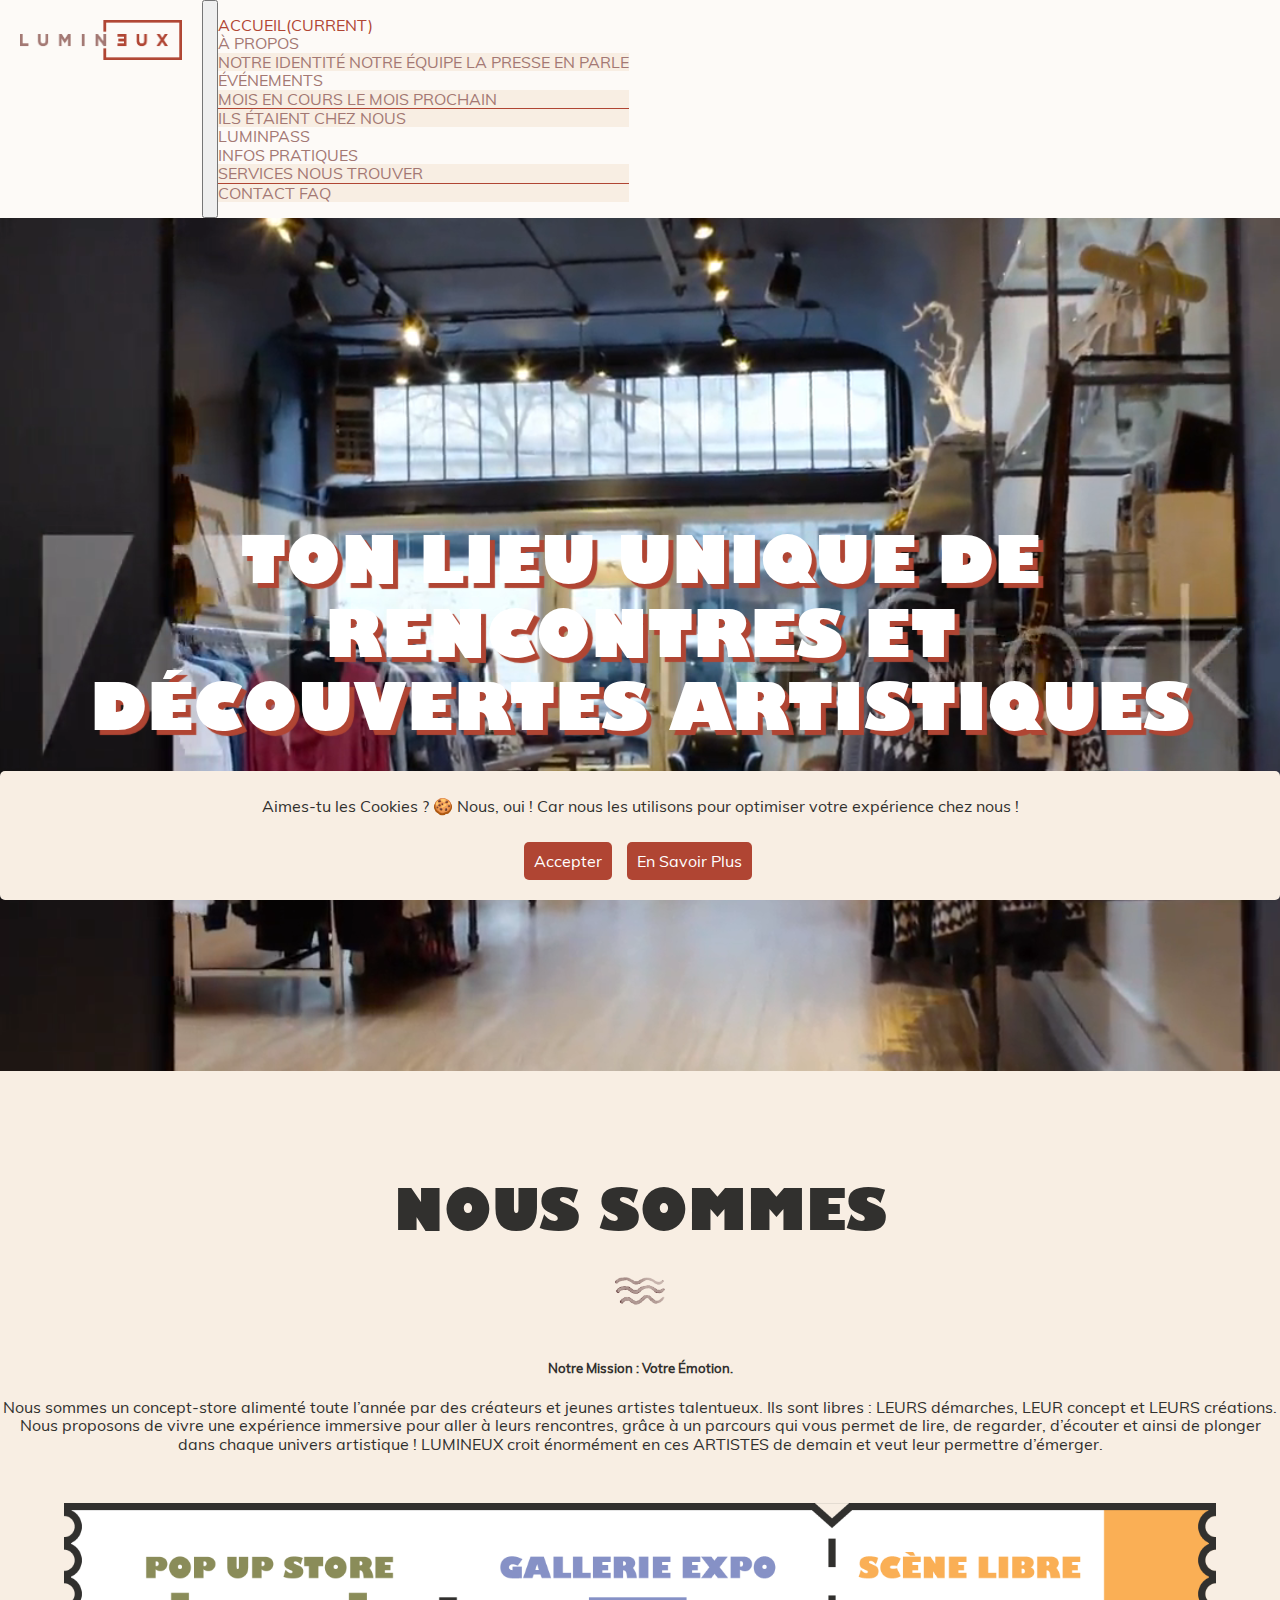
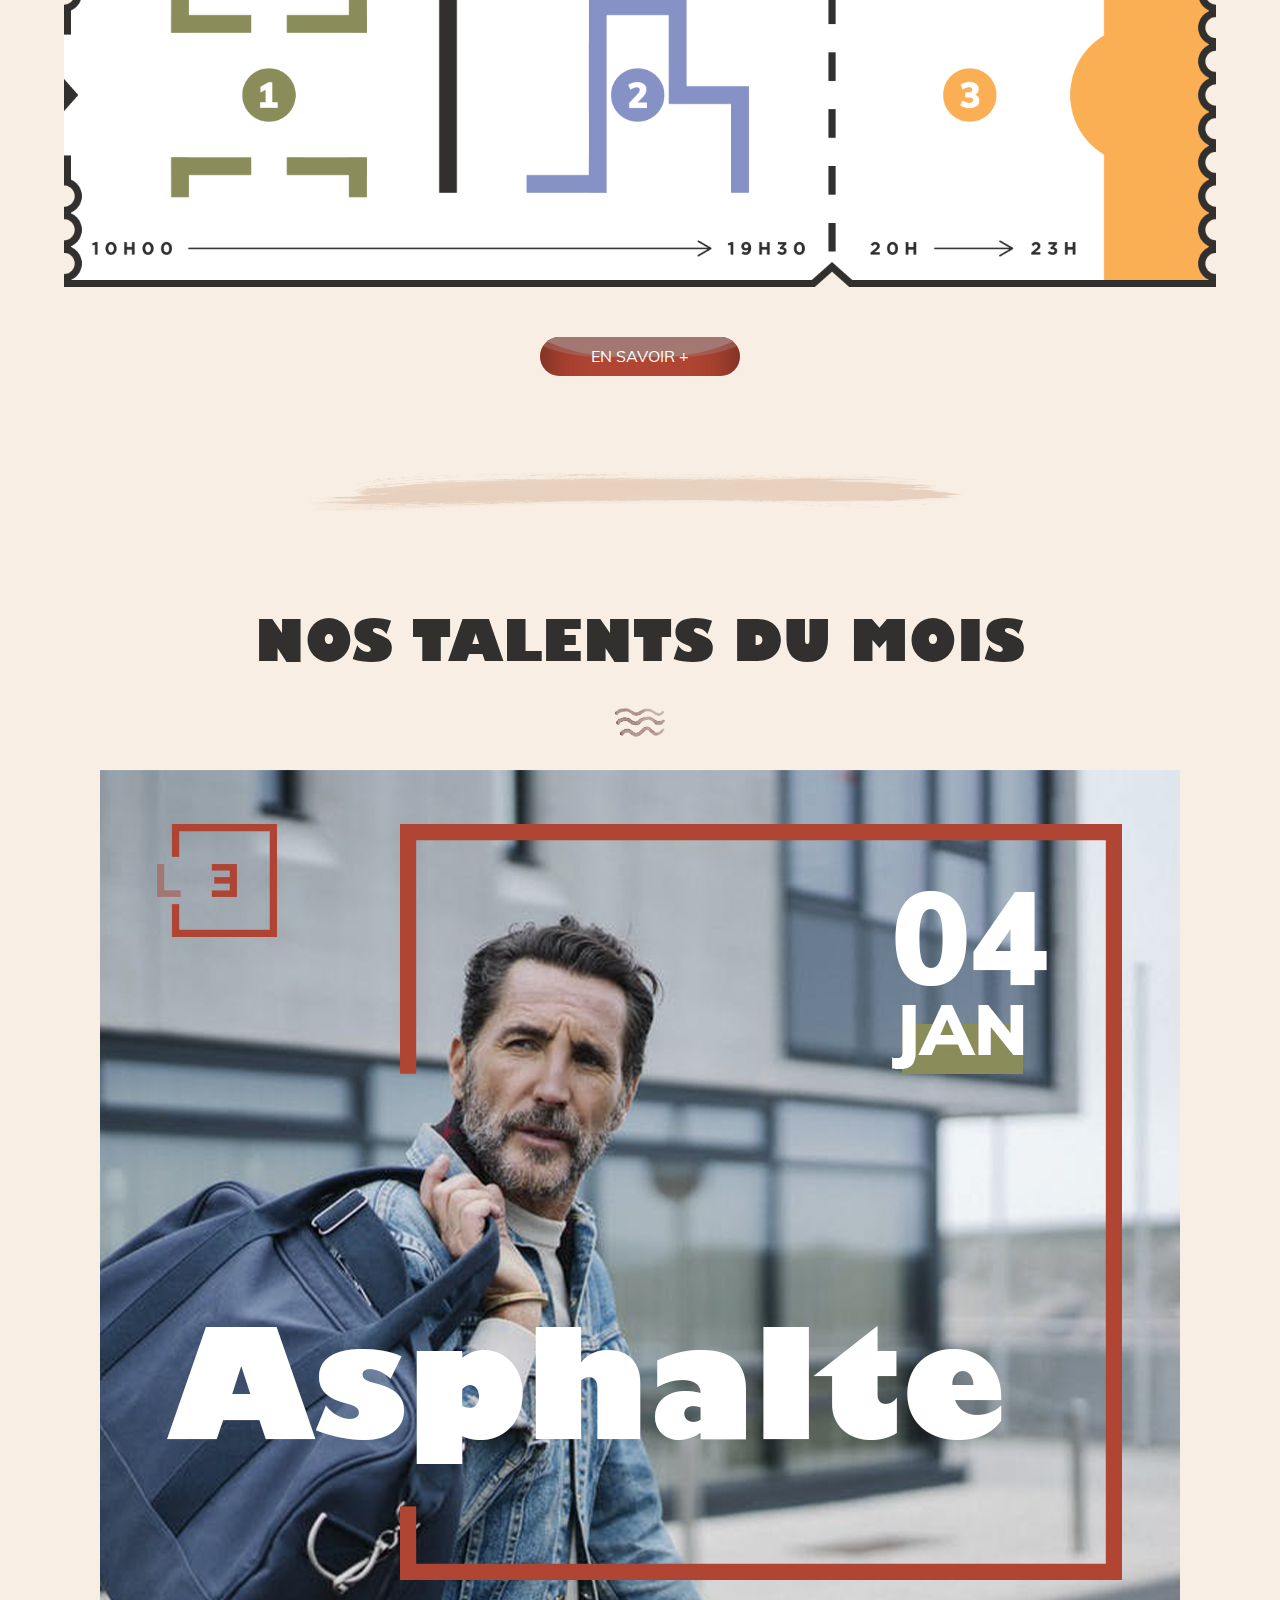
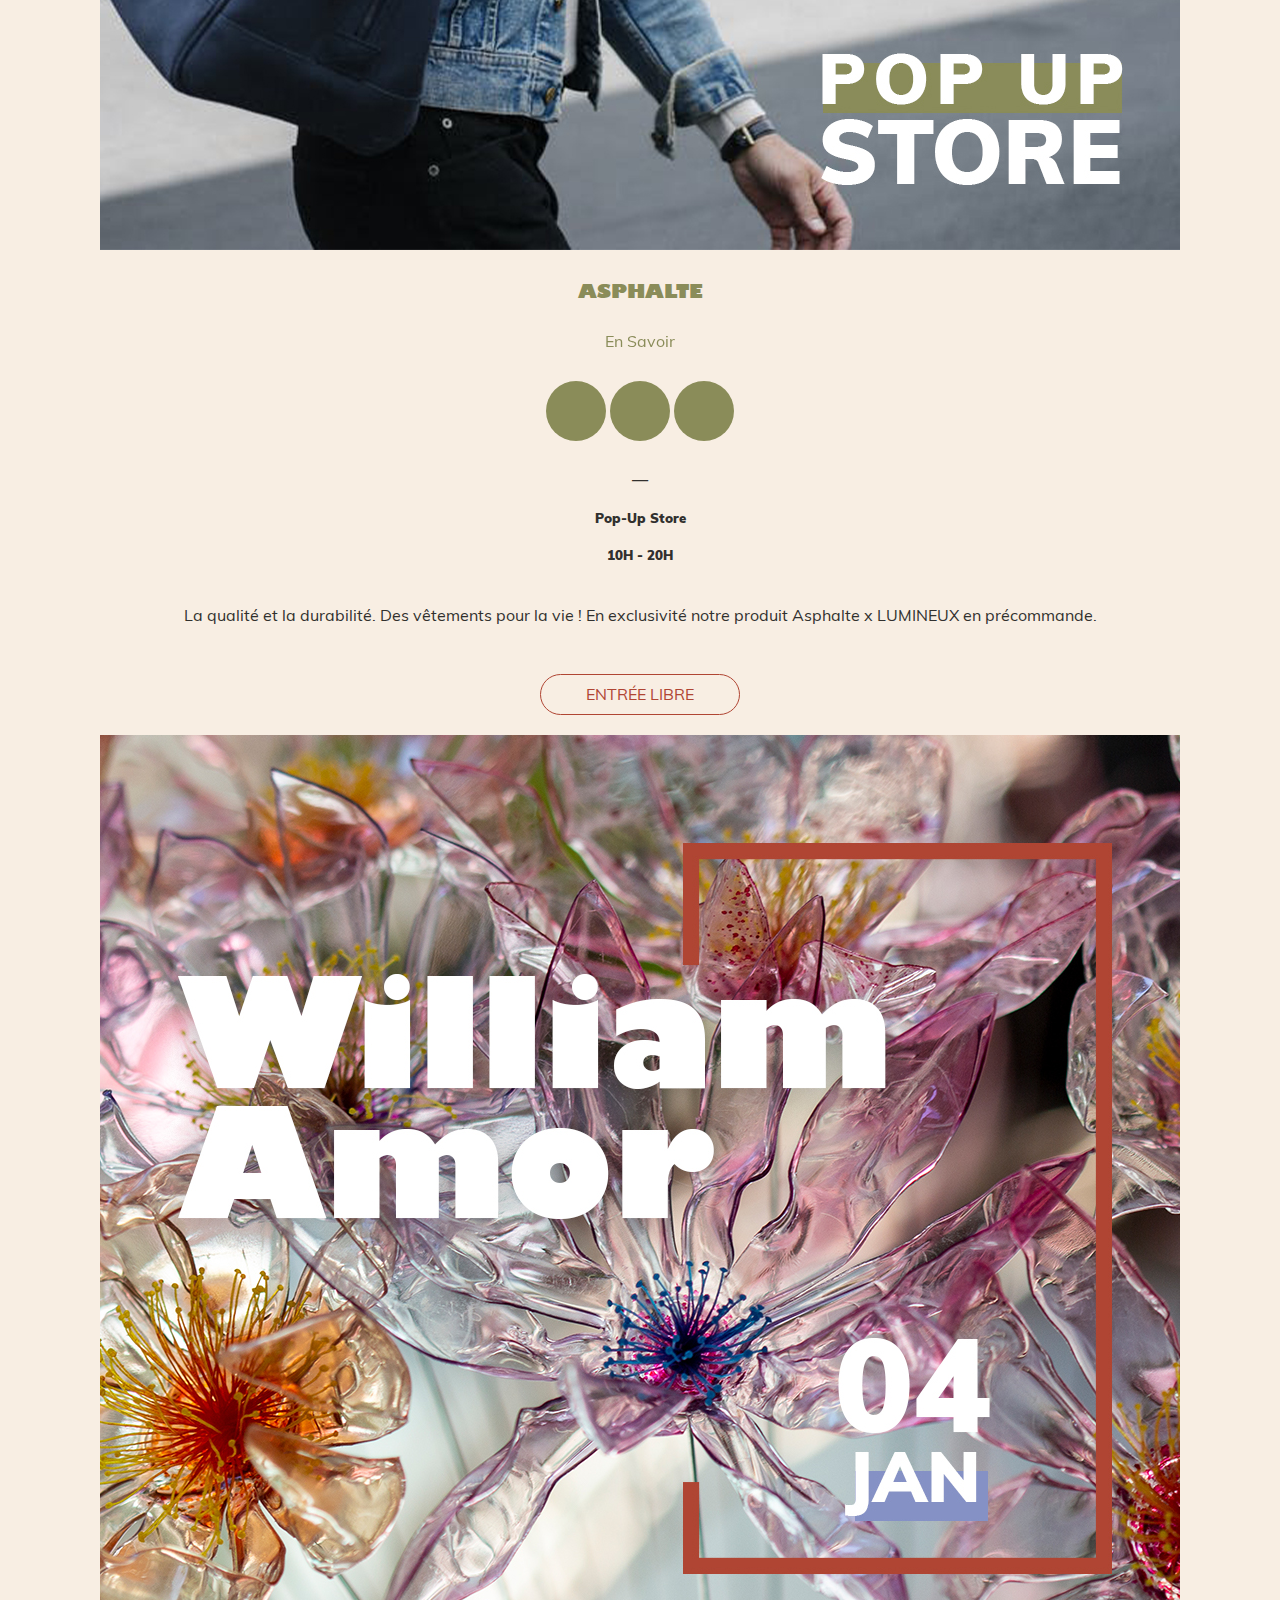
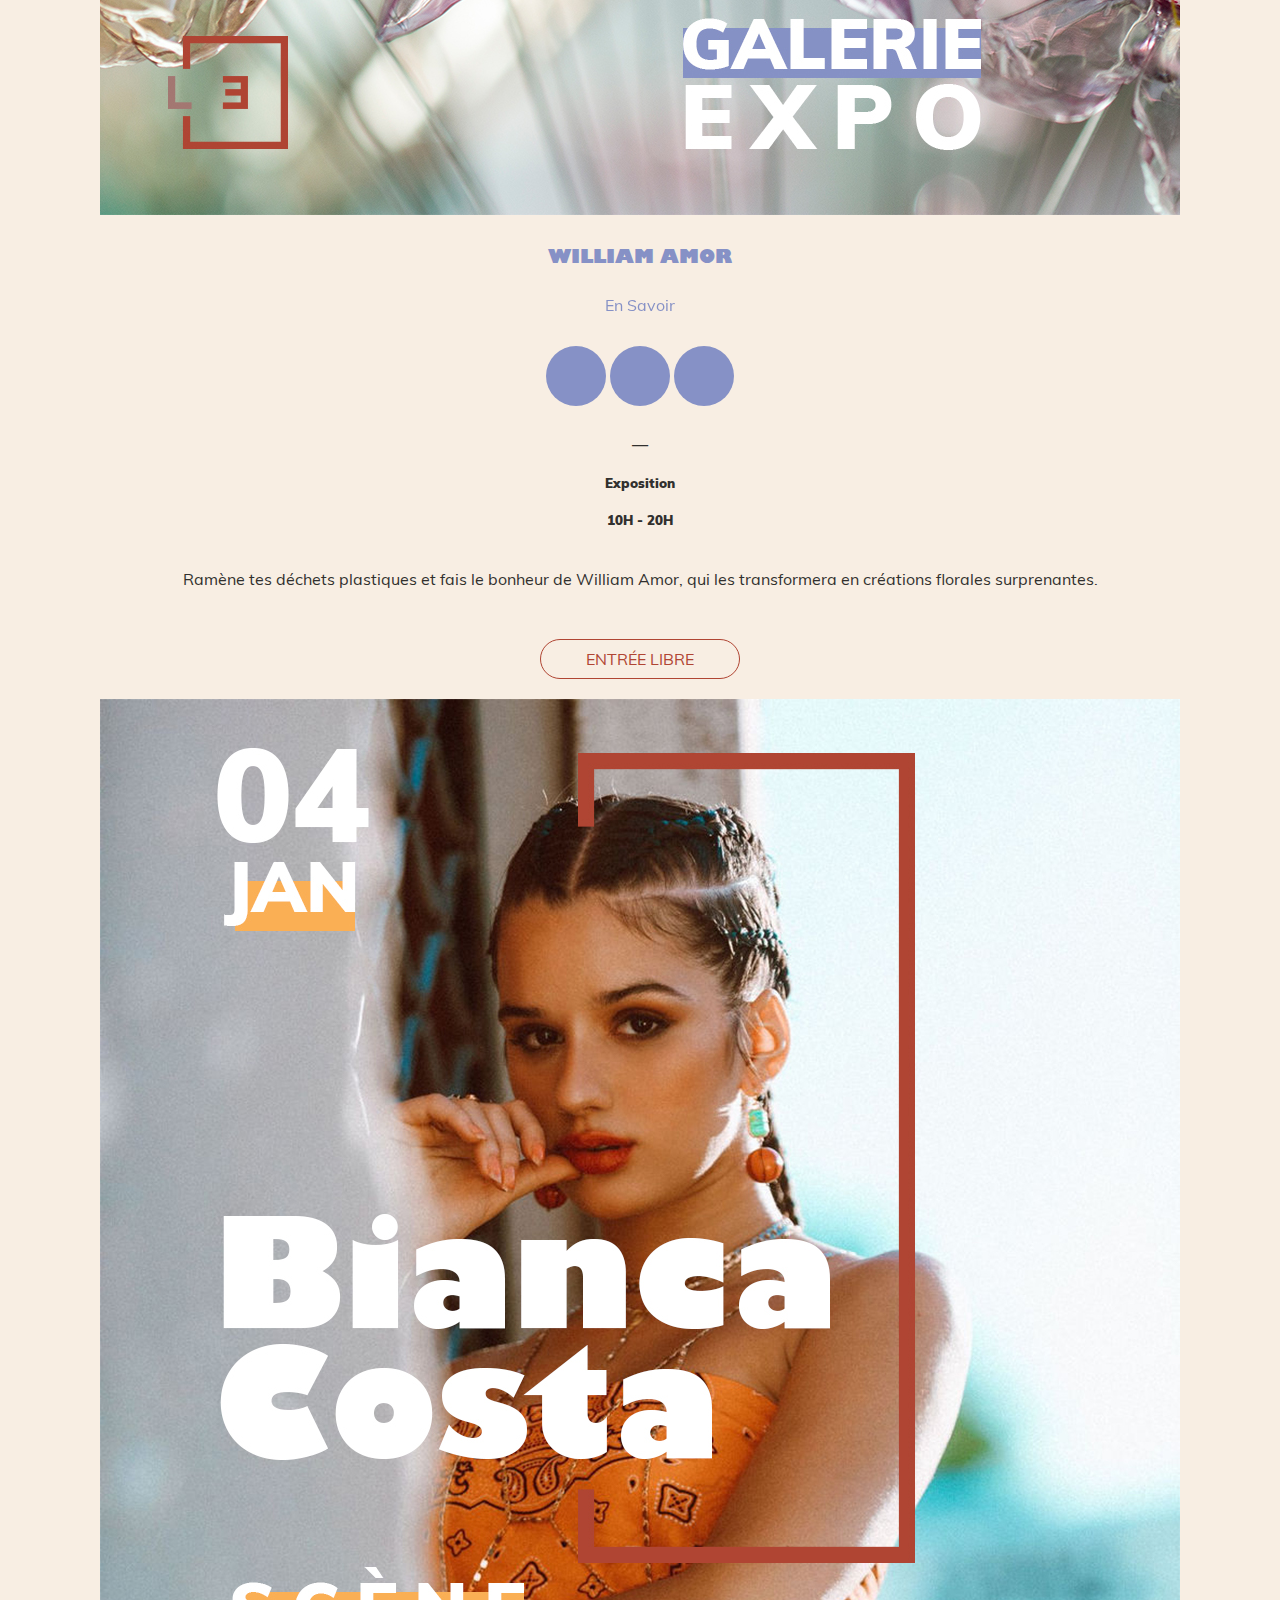
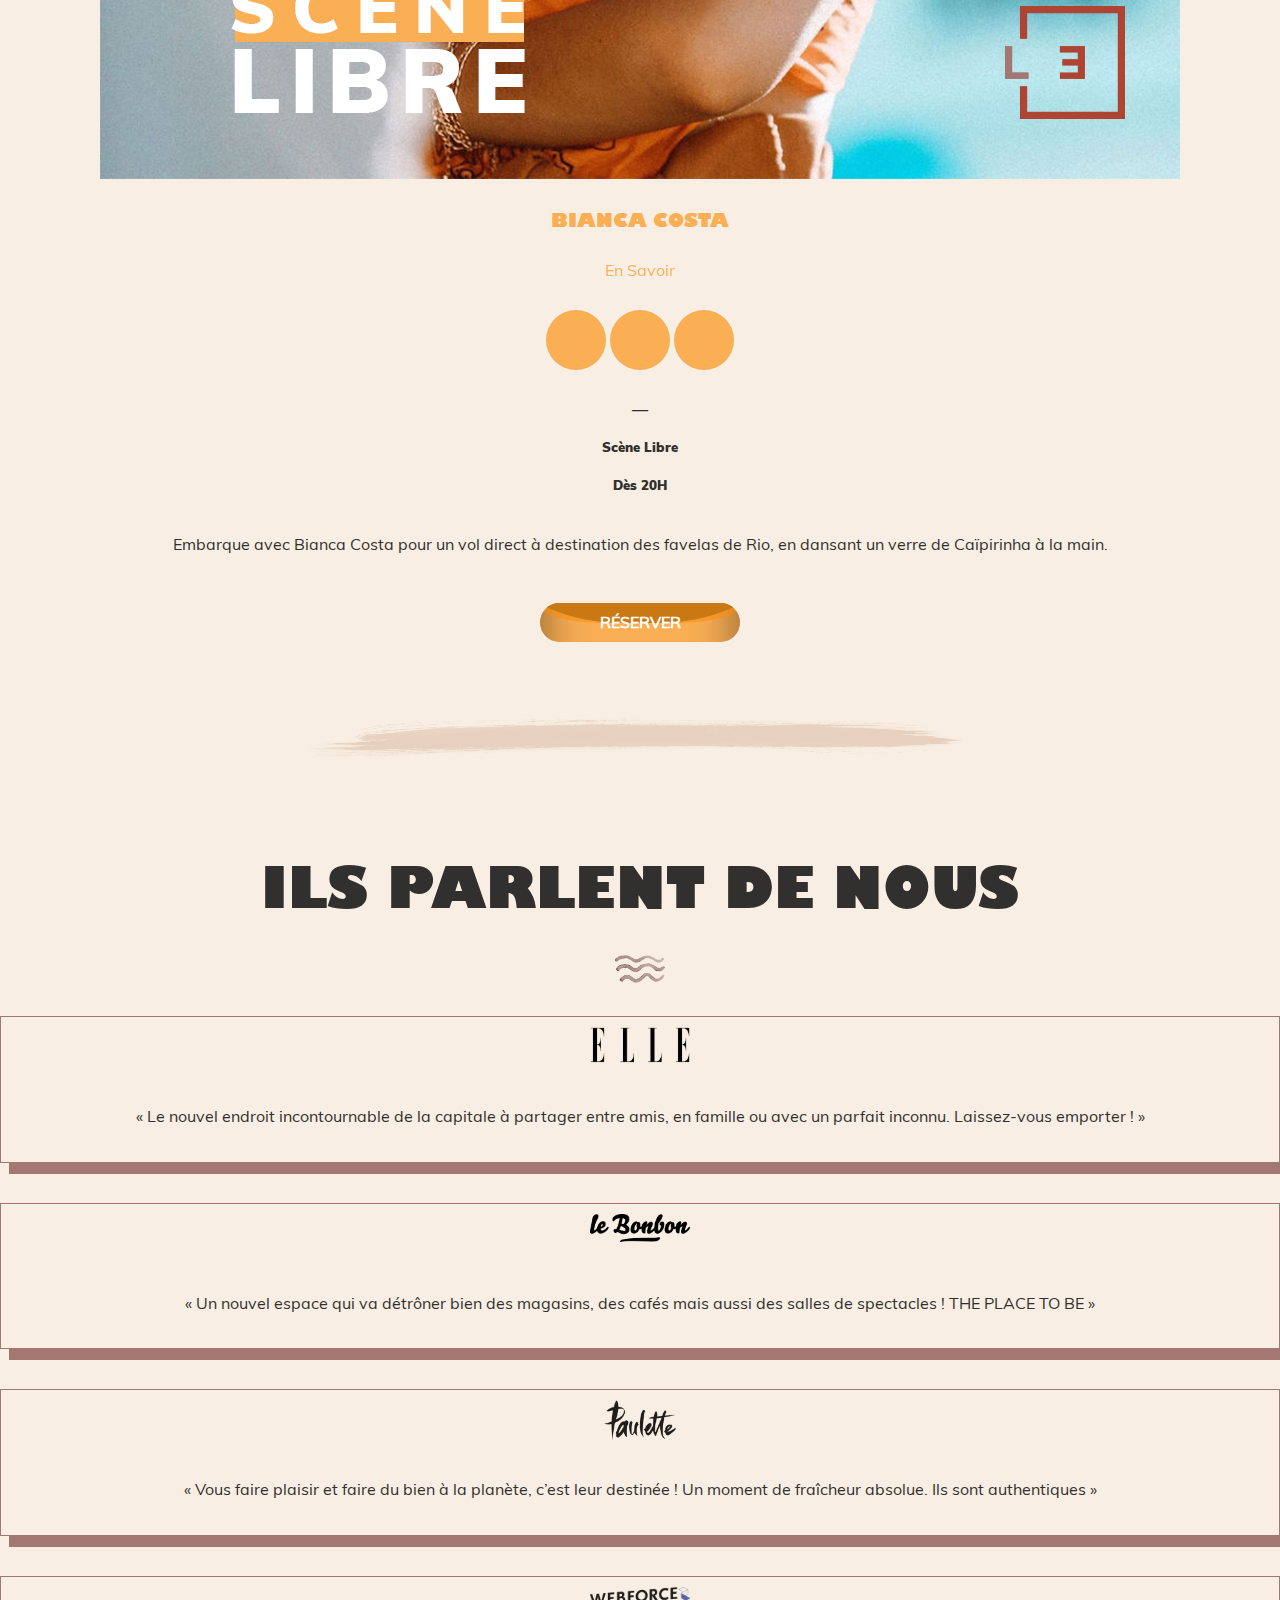
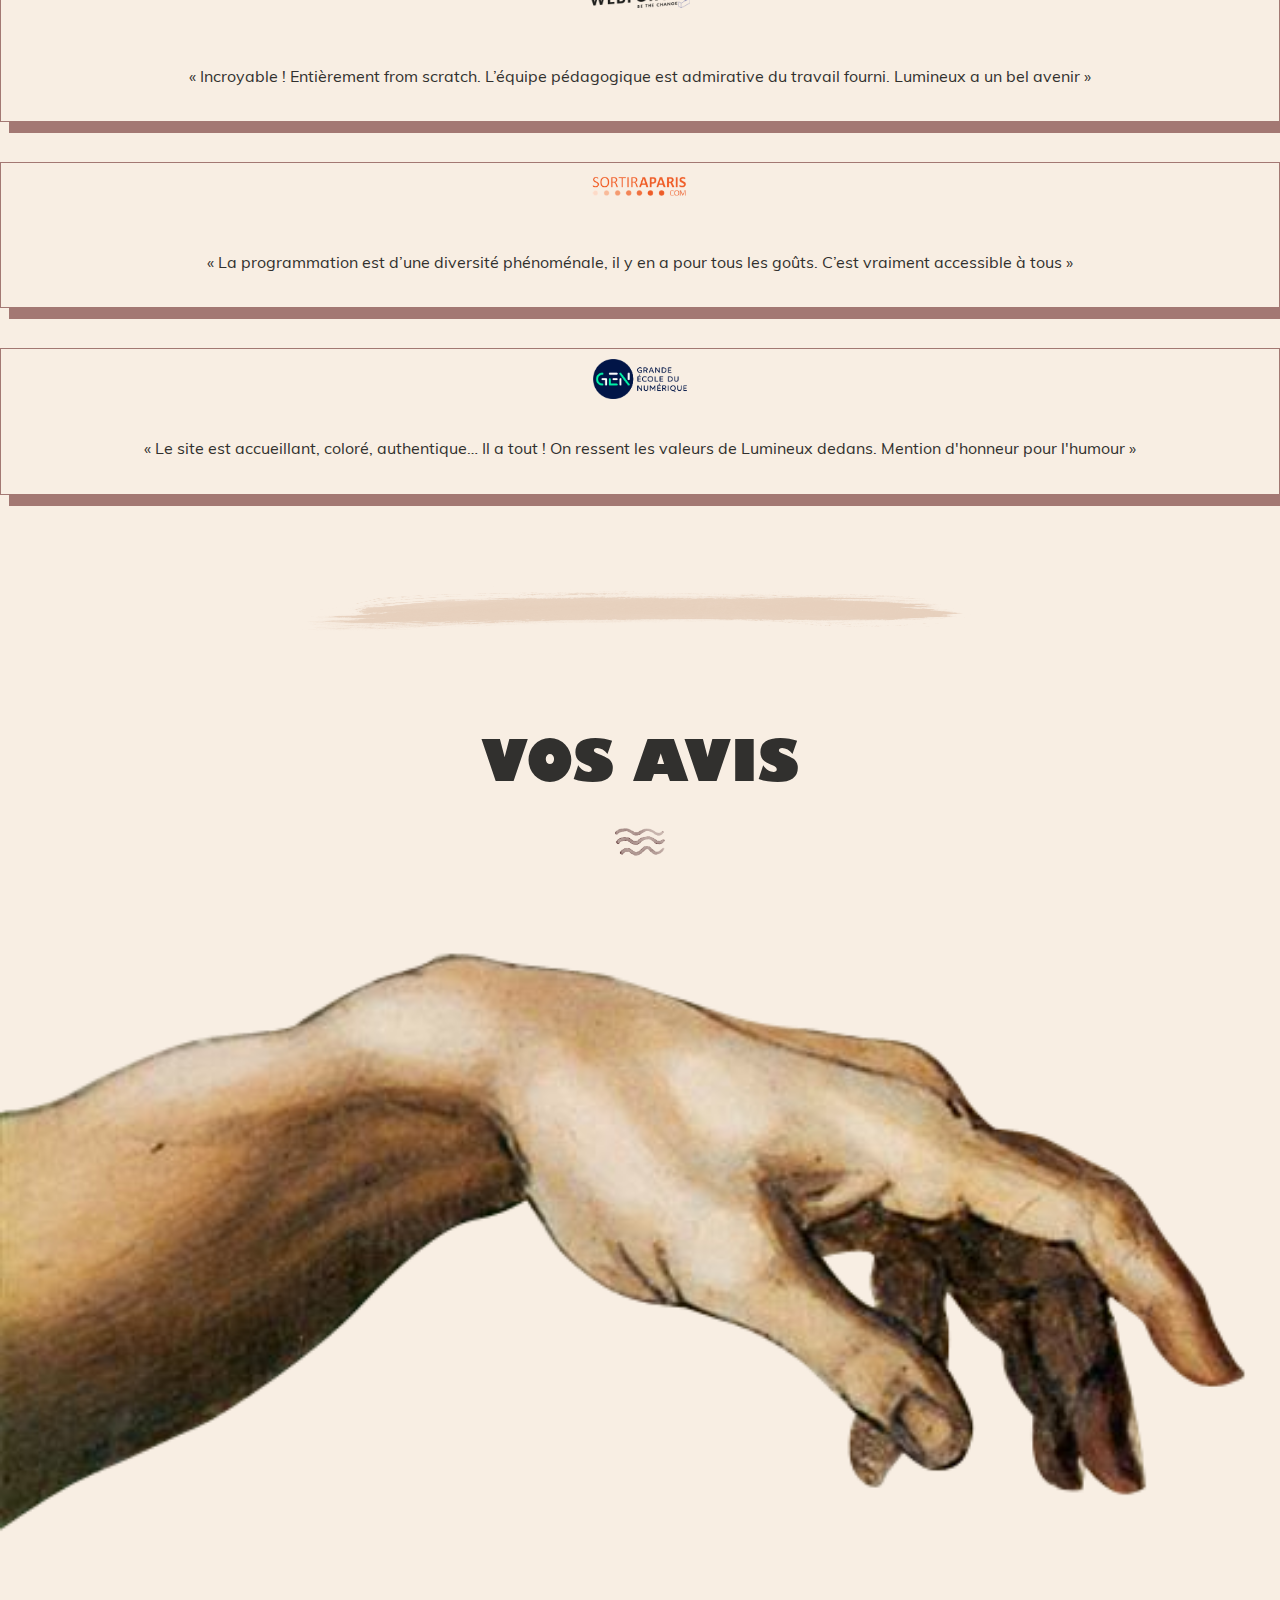
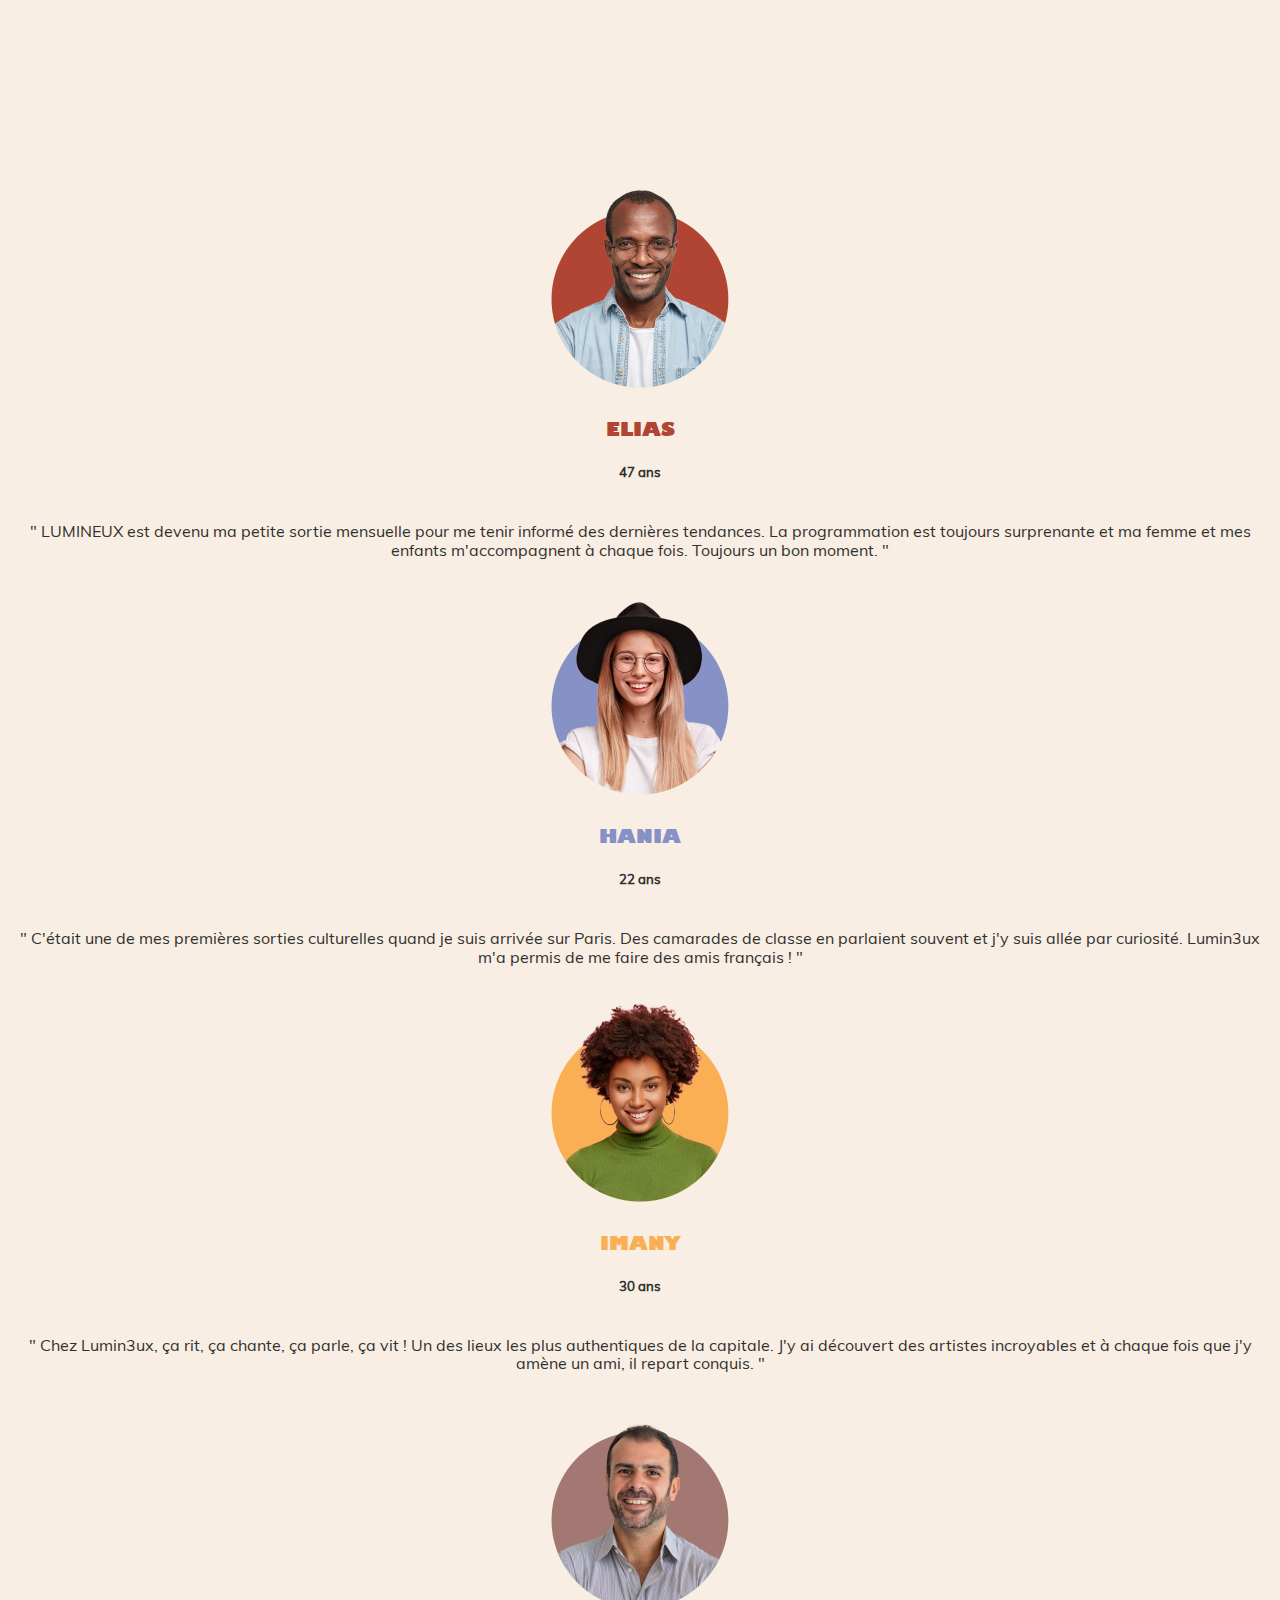
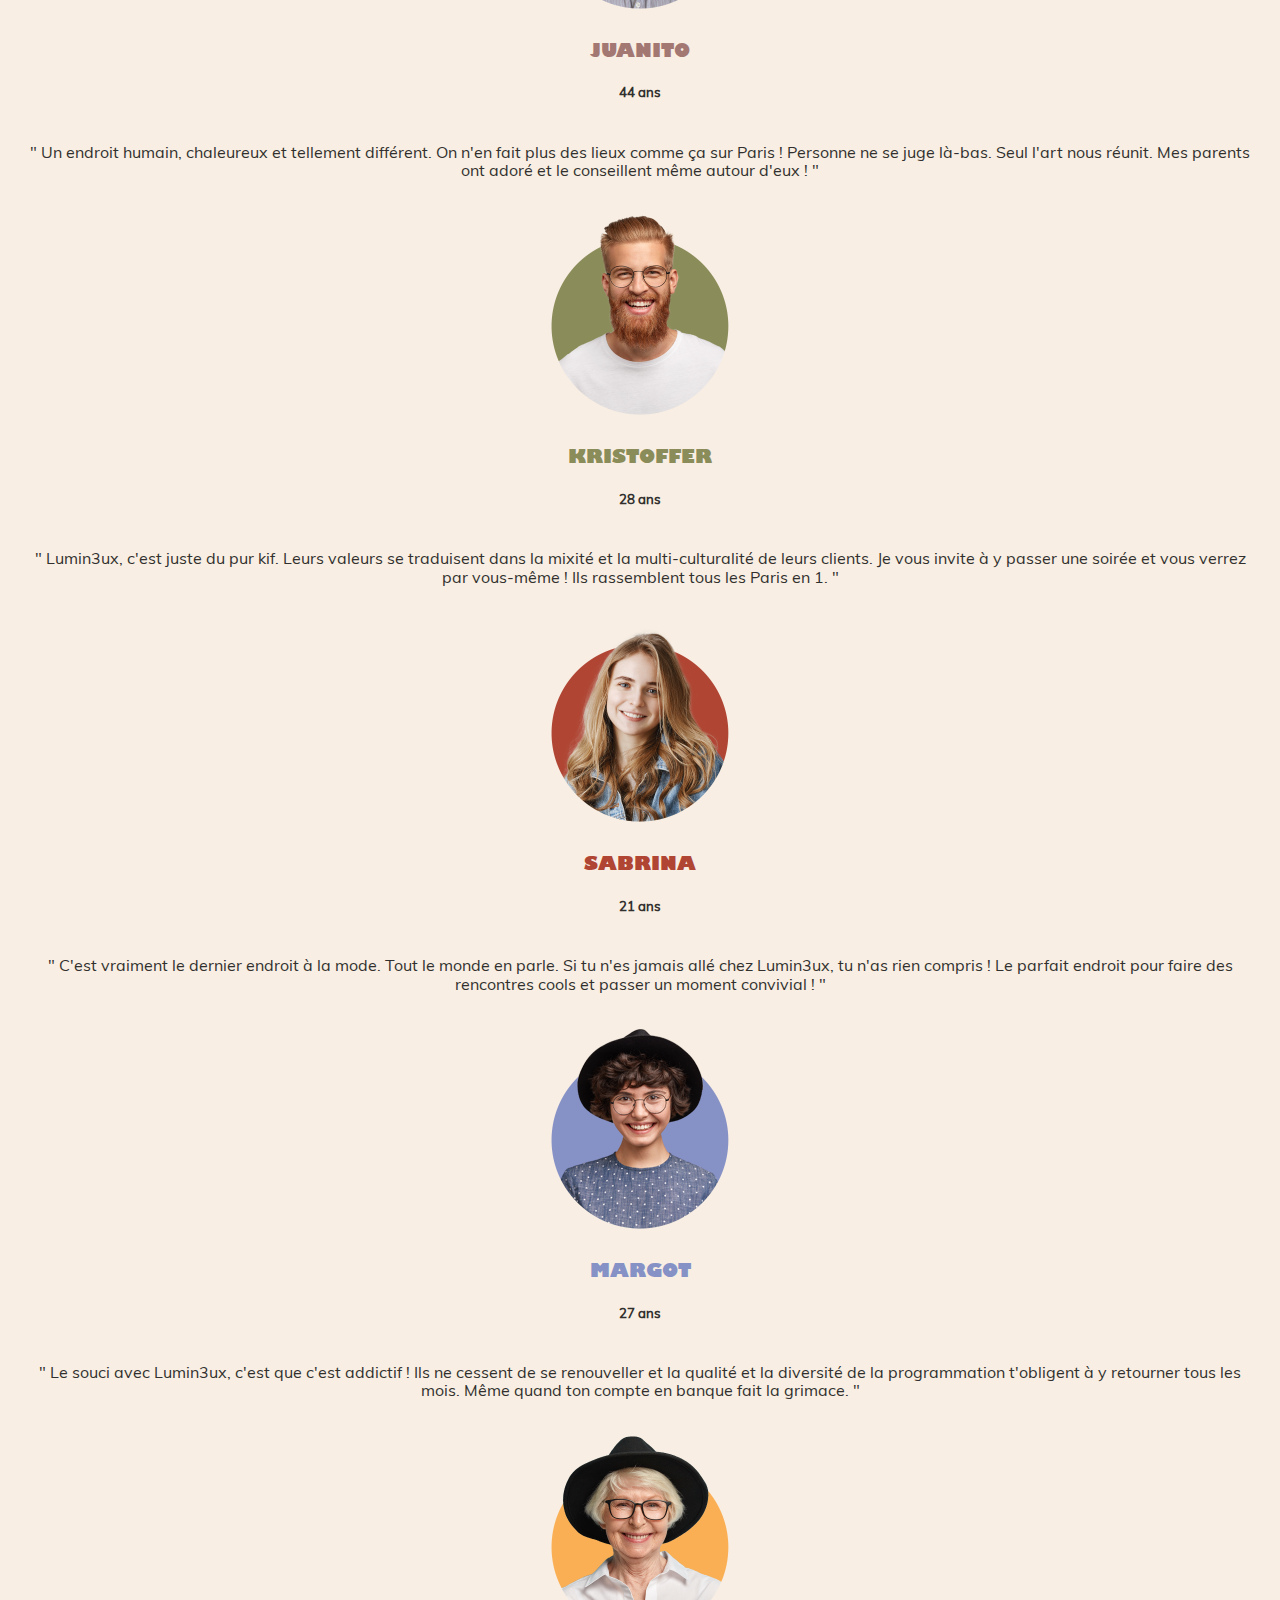
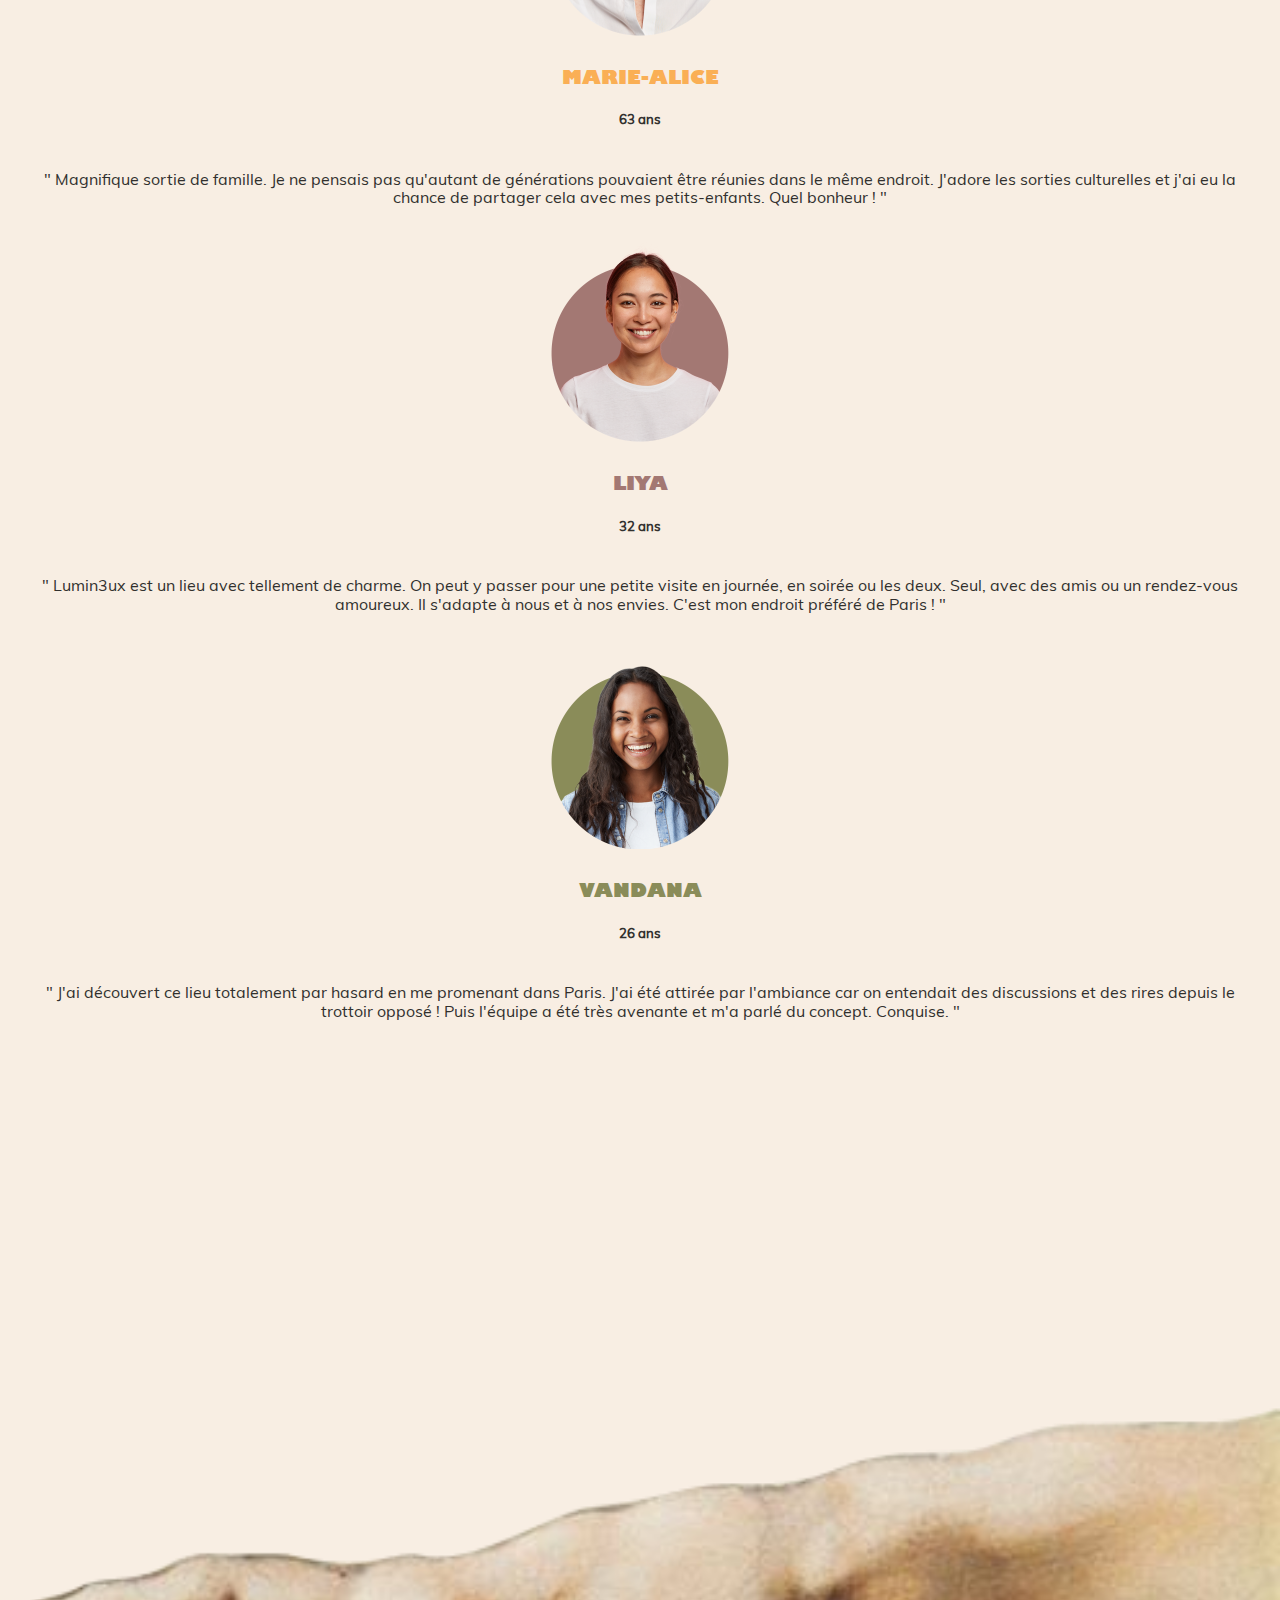
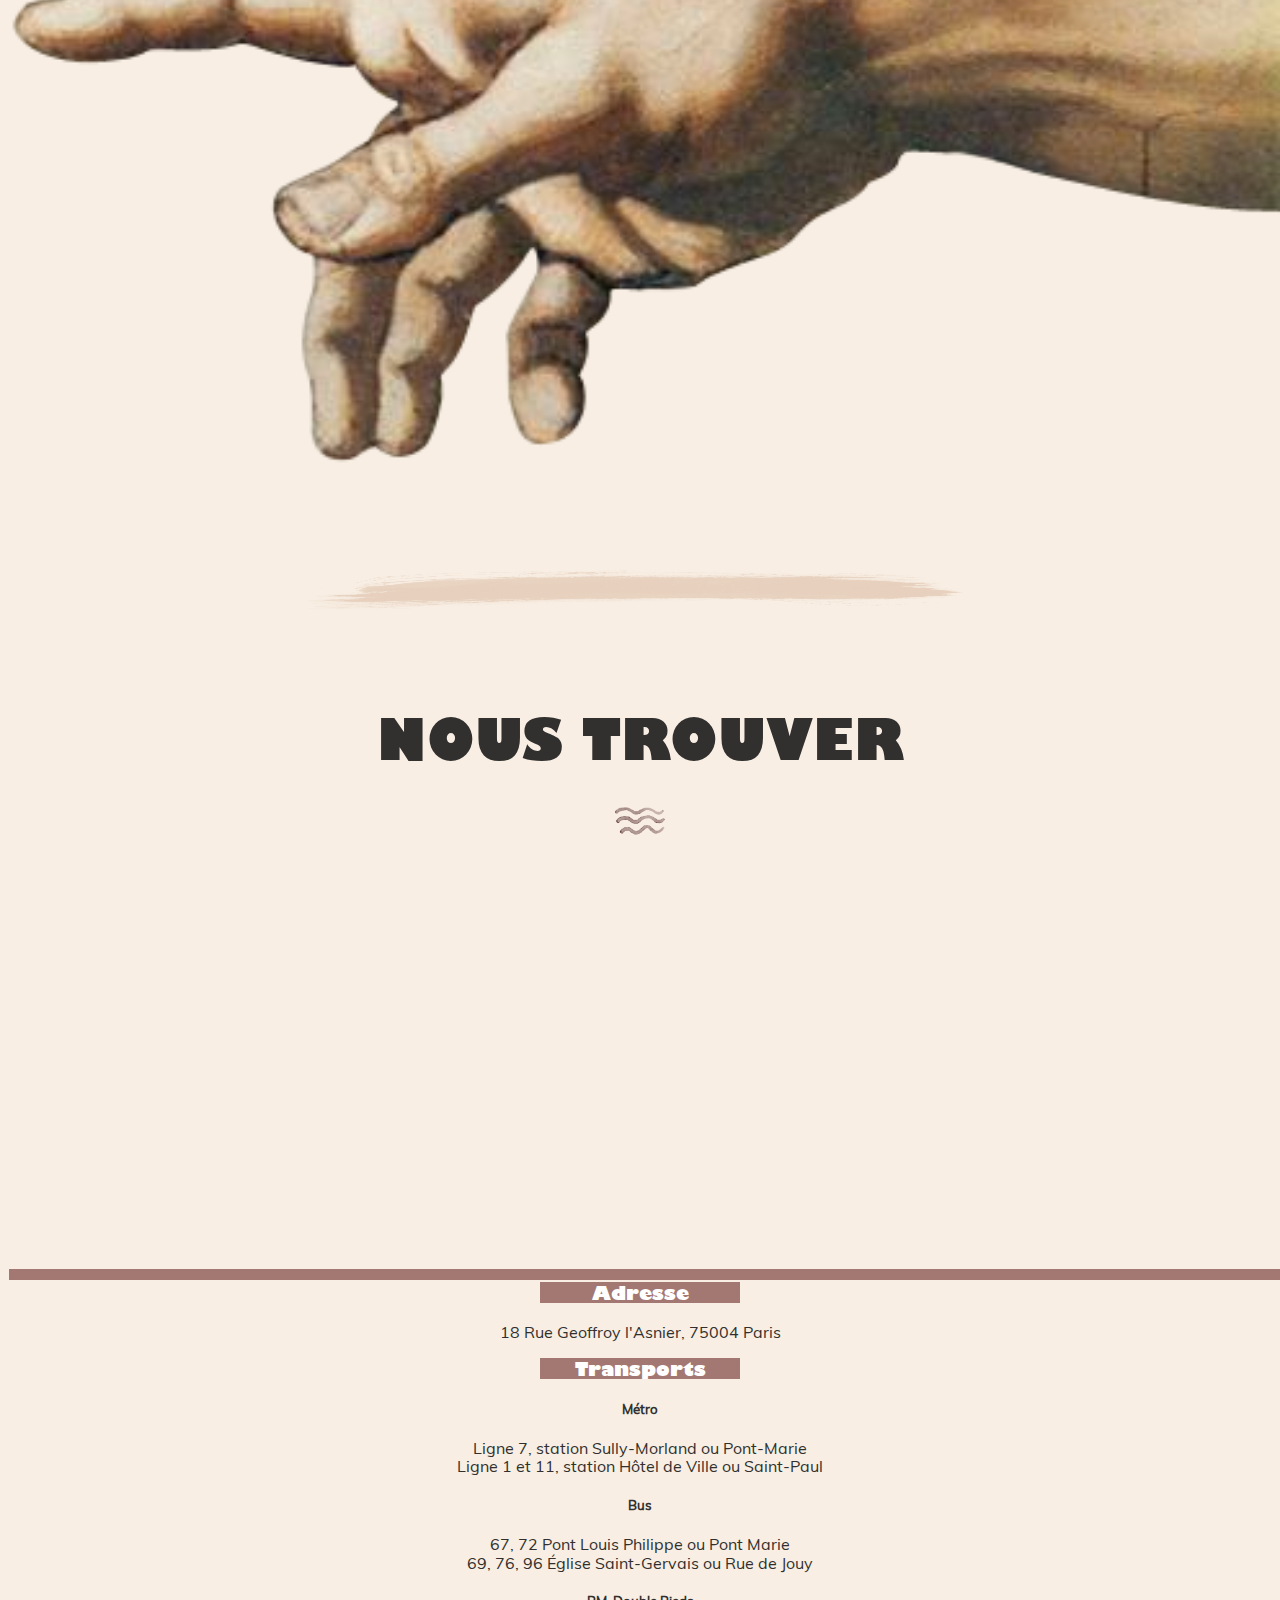
<file: index.html>
<!DOCTYPE html>
<html lang="fr">

<head>

  <!-- Début de : Métas pour partage RESEAUX SOCIAUX "Open Graph" -->

  <meta charset="UTF-8">
  <meta name="viewport" content="width=device-width, initial-scale=1.0">
  <meta name="author" content="LUMINEUX">
  <meta name="description"
    content="LUMINEUX un concept multiculturel Parisien dédié à l’art et aux jeunes talents. Nous sommes humain, engagé et écoresponsable.">

  <meta property="og:url" content="http://lumin3ux.freecluster.eu/" />
  <meta property="og:type" content="website" />
  <meta property="og:image" content="assets/pics/og-banner.jpg">
  <meta property="og:description"
    content="LUMINEUX un concept multiculturel Parisien dédié à l’art et aux jeunes talents. Nous sommes humain, engagé et écoresponsable.">
  <meta property="og:title" content="LUMINEUX — Lieu unique de découvertes artistiques à Paris">

  <meta name="twitter:card"
    content="LUMINEUX un concept multiculturel Parisien dédié à l’art et aux jeunes talents. Nous sommes humain, engagé et écoresponsable." />
  <meta name="twitter:site" content="http://lumin3ux.freecluster.eu/" />
  <meta name="twitter:creator" content="@lumin3ux" />
  <meta name="twitter:title" content="LUMINEUX — Lieu unique de découvertes artistiques à Paris">

  <!-- Fin de : Métas pour partage RESEAUX SOCIAUX "Open Graph" -->

  <!-- Début de : Links d'intégrations de FONTS, FONT AWESOME, CSS, BOOTSTRAP, etc... -->

  <link rel="shortcut icon" href="assets/logo/favicon-Lumin3ux.png" type="image/x-icon">
  <link rel="stylesheet" href="https://cdn.jsdelivr.net/npm/bootstrap@4.5.3/dist/css/bootstrap.min.css"
    integrity="sha384-TX8t27EcRE3e/ihU7zmQxVncDAy5uIKz4rEkgIXeMed4M0jlfIDPvg6uqKI2xXr2" crossorigin="anonymous">
  <link rel="stylesheet" href="https://pro.fontawesome.com/releases/v5.10.0/css/all.css"
    integrity="sha384-AYmEC3Yw5cVb3ZcuHtOA93w35dYTsvhLPVnYs9eStHfGJvOvKxVfELGroGkvsg+p" crossorigin="anonymous" />

  <link href="css/normalize.css" rel="stylesheet" />
  <link href="css/style.css" rel="stylesheet" />
  <link href="css/style-root.css" rel="stylesheet" />

  <!-- Fin de : Links d'intégrations de FONTS, FONT AWESOME, CSS, BOOTSTRAP, etc... -->

  <title>LUMINEUX — Lieu unique de découvertes artistiques à Paris</title>

</head>

<body>

  <!-- Début de : PAGE LOADER -->

  <div id="loader" class="center"></div>

  <!-- FIN de : PAGE LOADER -->

  <header>

    <!-- Début de : NAVBAR -->

    <nav class="navbar navbar-expand-lg fixed-top navbar-light">
      <a href="index.html"><img src="assets/logo/logo-Lumin3ux-bg-light.png" id="navbar-logo" height="40"
          alt="logo"></a>
      <button class="navbar-toggler" type="button" data-toggle="collapse" data-target="#navbarSupportedContent"
        aria-controls="navbarSupportedContent" aria-expanded="false" aria-label="Toggle navigation">
        <span class="navbar-toggler-icon"></span>
      </button>

      <div class="collapse navbar-collapse" id="navbarSupportedContent">
        <ul class="navbar-nav ml-auto">
          <li class="nav-item active">
            <a class="nav-link" href="index.html">Accueil<span class="sr-only">(current)</span></a>
          </li>

          <li class="nav-item dropdown">
            <a class="nav-link dropdown-toggle" href="a-propos.html" role="button" data-toggle="dropdown"
              aria-haspopup="true" aria-expanded="false">
              À propos
            </a>
            <div class="dropdown-menu" aria-labelledby="navbarDropdown">
              <a class="nav-link dropdown-item" href="a-propos.html#identite">Notre Identité</a>
              <a class="nav-link dropdown-item" href="a-propos.html#equipe">Notre Équipe</a>
              <a class="nav-link  dropdown-item" href="a-propos.html#articles-presse">La Presse en Parle</a>
            </div>
          </li>

          <li class="nav-item dropdown">
            <a class="nav-link dropdown-toggle" href="evenements.html" role="button" data-toggle="dropdown"
              aria-haspopup="true" aria-expanded="false">
              Événements
            </a>
            <div class="dropdown-menu" aria-labelledby="navbarDropdown">
              <a class="nav-link dropdown-item" href="evenements.html">Mois en Cours</a>
              <a class="nav-link dropdown-item" href="evenements.html#mois-prochain">Le Mois Prochain</a>
              <div class="dropdown-divider"></div>
              <a class="nav-link dropdown-item" href="evenements.html#ancienne-programmation">Ils étaient chez nous</a>
            </div>
          </li>

          <li class="nav-item">
            <a class="nav-link" href="luminpass.html">Luminpass</a>
          </li>

          <li class="nav-item dropdown">
            <a class="nav-link dropdown-toggle" href="infos.html" role="button" data-toggle="dropdown"
              aria-haspopup="true" aria-expanded="false">
              Infos Pratiques
            </a>
            <div class="dropdown-menu" aria-labelledby="navbarDropdown">
              <a class="nav-link dropdown-item" href="infos.html">Services</a>
              <a class="nav-link dropdown-item" href="infos.html#nous-trouver">Nous Trouver</a>
              <div class="dropdown-divider"></div>
              <a class="nav-link dropdown-item" href="infos.html#contact">Contact</a>
              <a class="nav-link dropdown-item" href="infos.html#faq">FAQ</a>
            </div>
          </li>
        </ul>
      </div>
    </nav>

    <nav class="navbar navbar-expand-lg nav-solid navbar-light">
      <a href="index.html"><img src="assets/logo/logo-Lumin3ux-bg-light.png" id="navbar-logo" height="40"
          alt="logo"></a>
      <button class="navbar-toggler" type="button" data-toggle="collapse" data-target="#navbarSupportedContent"
        aria-controls="navbarSupportedContent" aria-expanded="false" aria-label="Toggle navigation">
        <span class="navbar-toggler-icon"></span>
      </button>

      <div class="collapse navbar-collapse" id="navbarSupportedContent">
        <ul class="navbar-nav ml-auto">
          <li class="nav-item active">
            <a class="nav-link" href="index.html">Accueil<span class="sr-only">(current)</span></a>
          </li>

          <li class="nav-item dropdown">
            <a class="nav-link dropdown-toggle" href="a-propos.html" role="button" data-toggle="dropdown"
              aria-haspopup="true" aria-expanded="false">
              À propos
            </a>
            <div class="dropdown-menu" aria-labelledby="navbarDropdown">
              <a class="nav-link dropdown-item" href="a-propos.html#identite">Notre Identité</a>
              <a class="nav-link dropdown-item" href="a-propos.html#equipe">Notre Équipe</a>
              <a class="nav-link dropdown-item" href="a-propos.html#articles-presse">La Presse en Parle</a>
            </div>
          </li>

          <li class="nav-item dropdown">
            <a class="nav-link dropdown-toggle" href="evenements.html" role="button" data-toggle="dropdown"
              aria-haspopup="true" aria-expanded="false">
              Événements
            </a>
            <div class="dropdown-menu" aria-labelledby="navbarDropdown">
              <a class="nav-link dropdown-item" href="evenements.html">Mois en Cours</a>
              <a class="nav-link dropdown-item" href="evenements.html#mois-prochain">Le Mois Prochain</a>
              <div class="dropdown-divider"></div>
              <a class="nav-link dropdown-item" href="evenements.html#ancienne-programmation">Ils étaient chez nous</a>
            </div>
          </li>

          <li class="nav-item">
            <a class="nav-link" href="luminpass.html">Luminpass</a>
          </li>

          <li class="nav-item dropdown">
            <a class="nav-link dropdown-toggle" href="infos.html" role="button" data-toggle="dropdown"
              aria-haspopup="true" aria-expanded="false">
              Infos Pratiques
            </a>
            <div class="dropdown-menu" aria-labelledby="navbarDropdown">
              <a class="nav-link dropdown-item" href="infos.html">Services</a>
              <a class="nav-link dropdown-item" href="infos.html#nous-trouver">Nous Trouver</a>
              <div class="dropdown-divider"></div>
              <a class="nav-link dropdown-item" href="infos.html#contact">Contact</a>
              <a class="nav-link dropdown-item" href="infos.html#faq">FAQ</a>
            </div>
          </li>

        </ul>
      </div>
    </nav>
    <!-- Fin de : NAVBAR -->
  </header>

  <!-- Début de : VIDEO -->

  <main>

    <div class="video-container">
      <div class="container-fluid video-video">
        <video preload="auto" loop muted autoplay data-autoplay id="myVideo">
          <source src="assets/video/video-lumin3ux.mp4" type="video/mp4">
        </video>
        <div class="overlay">
          <h1 class="overlay-text">Ton Lieu Unique de Rencontres et Découvertes Artistiques</h1>
          <a href="#accueil-concept" class="liquid-a"><span>En savoir +</span>
            <div class="liquid"></div>
          </a>
        </div>
      </div>

    </div>

    <!-- Début de : BANDE CONCEPT -->
    <a id="accueil-concept"></a>
    <section class="container bande-concept">

      <div class="video-legend col-lg-12 col-md-12">
        <h1>Nous sommes
          <span class="txt-rotate" data-period="1500"
            data-rotate='[ "humains", "ensemble.", "curieux", "uniques", "engagés" ]'></span>
        </h1>
      </div>

      <img class="wave" alt="Séparateur Vague" src="assets/pics/squiggle.png">

      <h5><strong>Notre Mission : Votre Émotion.</strong></h5>
      <p class="lead">Nous sommes un concept-store alimenté toute l’année par des créateurs et jeunes
        artistes talentueux. Ils sont libres : LEURS démarches, LEUR concept et LEURS créations.
        Nous proposons de vivre une expérience immersive pour aller à leurs rencontres, grâce à
        un parcours qui vous permet de lire, de regarder, d’écouter et ainsi de plonger dans
        chaque univers artistique !
        LUMINEUX croit énormément en ces ARTISTES de demain et veut leur permettre
        d’émerger.</p>

      <img class="mob-info-concept" alt="infographie-concept" src="assets/pics/mob_infographie_luminspace_all.png">
      <img class="desk-info-concept" alt="infographie-concept" src="assets/pics/desk_infographie_luminspace_all.png">

      <a href="a-propos.html#identite" class="liquid-a"><span>En Savoir +</span>
        <div class="liquid"></div>
      </a>

    </section>

    <!-- Fin de : BANDE CONCEPT -->

    <img src="assets/pics/separator.png" class="separateur" alt="separateur-pinceau">

    <!-- Début de : BANDE PROGRAMMATION -->

    <section class="container bande-accueil-prog">
      <h1>Nos Talents du Mois</h1>
      <img class="wave" alt="Séparateur Vague" src="assets/pics/squiggle.png">
      <div class="container-cards row row-cols-1 row-cols-md-3 g-3">
        <div class="col">
          <div class="card">
            <img src="assets/pics/1-vignette_jan21.jpg" class="card-img-top" alt="affiche-pop-up-store">
            <article class="card-body">
              <h4 class="color-vert">Asphalte</h4>
              <div class="popup" onclick="myFunction4()">
                <a class="hvr-icon-up color-vert">En Savoir <i class="fas fa-plus hvr-icon"></i></a>
                <p class="popuptext" id="myPopup4">Des bonnes fringues. Étonnant, aujourd’hui ? Tu veux donner du
                  sens à tes achats, savoir d’où
                  vient la matière première et qui l’a transformée ? Asphalte te donne les réponses, car ils n’ont pas
                  honte de tout dévoiler.
                  Depuis 2016, ils te demandent ce que tu veux à travers des questionnaires de satisfaction
                  produits. Les produits qui en découlent sont alors à ton image et c’est toi qui lances la production
                  en les précommandant.
                  Asphalte, c’est : des produits intemporels, fabriqués pour durer, dans de belles matières,
                  confortables et surtout résistantes, réduisant un maximum l’impact de leurs productions en les
                  rapprochant géographiquement de la France et en s’assurant d’une traçabilité totale de leurs
                  matières, ce n’est que le début.
                  Viens découvrir sur notre Pop Up Store les produits disponibles issus de retours et en exclusivité
                  notre produit Asphalte x LUMINEUX en précommande.<span class="sin-liquid-b">FERMER</span></p>
              </div>

              <p>
                <a href="https://facebook.com" target="_blank" class="as-fab-a"><i
                    class="fab fa-facebook-f as-fab-vert"></i></a>
                <a href="https://instagram.com" target="_blank" class="as-fab-a"><i
                    class="fab fa-instagram as-fab-vert"></i></a>
                <a href="https://twitter.com" target="_blank" class="as-fab-a"><i
                    class="fab fa-twitter as-fab-vert"></i></a>
              </p>
              <p>—</p>
              <h5 class="bold">Pop-Up Store</h5>
              <h5 class="bold">10H - 20H</h5>
              <p class="card-text">La qualité et la durabilité. Des vêtements pour la vie ! En exclusivité notre produit
                Asphalte x LUMINEUX en précommande. </p>
              <p class="sin-liquid-a"><span>Entrée Libre</span>
              <div class="liquid"></div>
            </article>
          </div>
        </div>
        <div class="col">
          <div class="card">
            <img src="assets/pics/2-vignette_jan21.jpg" class="card-img-top" alt="affiche-exposition">
            <article class="card-body">
              <h4 class="color-bleu">William Amor</h4>
              <div class="popup" onclick="myFunction5()">
                <a class="hvr-icon-up color-bleu">En Savoir <i class="fas fa-plus hvr-icon"></i></a>
                <p class="popuptext" id="myPopup5">À première vue, des pivoines, du mimosa, des coquelicots mais
                  quand on observe de plus près,
                  on y perçoit des sachets, des bouteilles plastiques et du cordage se dévoiler… William Amor,
                  embellit vos déchets et matières délaissées en oeuvres d’art.
                  Sous ses doigts, le plastique devient un être vivant et voluptueux. Les filtres de cigarettes
                  deviennent des pompons. Les capsules de cafés se transforment en messages poétiques.
                  WA met l’art au service de l’écologie, précurseur de ce qu’on appelle aujourd’hui l’upcycling, dont
                  le but est de sensibiliser sur les questions environnementales.
                  Tu peux retrouver ses créations messagères dans notre Galerie Expo et ramène tes déchets
                  plastiques, une collecte y sera organisée. Peut-être que la prochaine fleur de William Amor sera
                  faite de ton emballage de gâteau, qui sait ?<span class="sin-liquid-b">FERMER</span></p>
              </div>

              <p>
                <a href="https://facebook.com" target="_blank" class="as-fab-a"><i
                    class="fab fa-facebook-f as-fab-bleu"></i></a>
                <a href="https://instagram.com" target="_blank" class="as-fab-a"><i
                    class="fab fa-instagram as-fab-bleu"></i></a>
                <a href="https://twitter.com" target="_blank" class="as-fab-a"><i
                    class="fab fa-twitter as-fab-bleu"></i></a>
              <p>—</p>
              <h5 class="bold">Exposition</h5>
              <h5 class="bold">10H - 20H</h5>
              <p class="card-text">Ramène tes déchets plastiques et fais le bonheur de William Amor, qui les
                transformera en
                créations florales surprenantes.</p>
              <p class="sin-liquid-a"><span>Entrée Libre</span>
              <div class="liquid"></div>
            </article>
          </div>
        </div>
        <div class="col">
          <div class="card">
            <img src="assets/pics/3-vignette_jan21.jpg" class="card-img-top" alt="affiche-scene-libre">
            <article class="card-body">
              <h4 class="color-yellow">Bianca Costa</h4>
              <div class="popup" onclick="myFunction6()">
                <a class="hvr-icon-up color-yellow">En Savoir <i class="fas fa-plus hvr-icon"></i></a>
                <p class="popuptext" id="myPopup6">Bianca Costa, c'est l'histoire d'une jeune chanteuse de tout juste
                  vingt ans. Née dans le sud du Brésil à
                  Florianópolis, elle part vivre à Porto en compagnie de sa mère à l'âge de cinq ans,
                  et enfin à Paris au début de son adolescence.
                  Par ses sonorités brésiliennes et son
                  « phrasé » tout droit venu de la street française, Bianca saura t'embarquer dans l'univers qu'elle se
                  construit
                  depuis sa tendre enfance. Ses influences brésiliennes vont de la « Bossa Nova » au « Baile Funk » avec
                  des artistes tels que Nara Leão,
                  Chico Buarque, Vanessa da Mata, Tribalistas ou plus récents comme Anitta. Elle trouve également
                  l'inspiration dans la scène Rap française.
                  Ce beau mélange culturel donne naissance à un nouveau genre : la « Bossa Trap ». Un mix entre la
                  douceur
                  de la « Bossa Nova » et le beat du « Trap » . Le tout sur des paroles franco-portugaises, un résultat
                  riche en émotions. <span class="sin-liquid-b">FERMER</span>
                </p>
              </div>

              <p>
                <a href="https://facebook.com" target="_blank" class="as-fab-a"><i
                    class="fab fa-facebook-f as-fab-yellow"></i></a>
                <a href="https://instagram.com" target="_blank" class="as-fab-a"><i
                    class="fab fa-instagram as-fab-yellow"></i></a>
                <a href="https://twitter.com" target="_blank" class="as-fab-a"><i
                    class="fab fa-twitter as-fab-yellow"></i></a>
              <p>—</p>
              <h5 class="bold">Scène Libre</h5>
              <h5 class="bold">Dès 20H</h5>
              <p class="card-text">Embarque avec Bianca Costa pour un vol direct à destination des favelas de Rio, en
                dansant un verre de Caïpirinha
                à la main. </p>
              <a href="https://www.seetickets.com/fr/" class="yellow-liquid-a" target="_blank"><span>RÉSERVER</span>
                <div class="yellow-liquid"></div>
              </a>
            </article>
          </div>
        </div>
      </div>
    </section>

    <!-- Fin de : BANDE PROGRAMMATION -->

    <img src="assets/pics/separator.png" class="separateur" alt="separateur-pinceau">

    <!-- Début de : BANDE PRESSE -->

    <section class="container bande-presse">
      <h1>Ils parlent de nous</h1>
      <img class="wave" alt="Séparateur Vague" src="assets/pics/squiggle.png">
      <div class="card-deck">
        <div class="col-lg-4 col-md-4 col-sm-12 ccc">
          <div class="card card-presse text-center">
            <div class="card-body">
              <div class="brand-container">
                <img src="assets/pics/elle.png" class="brand" alt="logo-elle-magazine">
              </div>
              <p class="card-text">« Le nouvel endroit incontournable de la capitale à partager entre amis, en famille
                ou avec un parfait inconnu. Laissez-vous emporter ! »</p>
            </div>
          </div>
        </div>
        <div class="col-lg-4 col-md-4 col-sm-12 ccc">
          <div class="card card-presse text-center">
            <div class="card-body">
              <div class="brand-container">
                <img src="assets/pics/logo-lebonbon.png" class="brand" alt="logo-le-bonbon">
              </div>
              <p class="card-text">« Un nouvel espace qui va détrôner bien des magasins, des cafés mais aussi des
                salles de spectacles ! THE PLACE TO BE »</p>
            </div>
          </div>
        </div>
        <div class="col-lg-4 col-md-4 col-sm-12 ccc">
          <div class="card card-presse text-center">
            <div class="card-body">
              <div class="brand-container">
                <img src="assets/pics/paulette.png" class="brand" alt="logo-paulette">
              </div>
              <p class="card-text">« Vous faire plaisir et faire du bien à la planète, c’est leur destinée ! Un moment
                de fraîcheur absolue. Ils sont authentiques »</p>
            </div>
          </div>
        </div>
        <div class="col-lg-4 col-md-4 col-sm-6 ccc presse-web">
          <div class="card card-presse text-center">
            <div class="card-body">
              <div class="brand-container">
                <img src="assets/pics/logo-wf3.png" class="brand" alt="logo-wf3">
              </div>
              <p class="card-text">« Incroyable ! Entièrement from scratch. L’équipe pédagogique est admirative du
                travail
                fourni. Lumineux a un bel avenir »</p>
            </div>
          </div>
        </div>
        <div class="col-lg-4 col-md-4 col-sm-6 ccc presse-web">
          <div class="card card-presse text-center">
            <div class="card-body">
              <div class="brand-container">
                <img src="assets/pics/logo-sortir-a-partir.png" class="brand" alt="logo-sortir-a-paris">
              </div>
              <p class="card-text">« La programmation est d’une diversité phénoménale, il y en a pour tous les goûts.
                C’est
                vraiment accessible à tous »</p>
            </div>
          </div>
        </div>
        <div class="col-lg-4 col-md-4 col-sm-6 ccc presse-web">
          <div class="card card-presse text-center">
            <div class="card-body">
              <div class="brand-container">
                <img src="assets/pics/logo-gen.png" class="brand" alt="logo-gen">
              </div>
              <p class="card-text">« Le site est accueillant, coloré, authentique… Il a tout ! On ressent les valeurs de
                Lumineux dedans. Mention d'honneur pour l'humour »</p>
            </div>
          </div>
        </div>
      </div>
    </section>

    <!-- Fin de : BANDE PRESSE -->

    <img src="assets/pics/separator.png" class="separateur" alt="separateur-pinceau">

    <!-- Début de : TEMOIGNAGES -->

    <section class="container-fluid bande-avis">
      <h1>Vos avis</h1>
      <img class="wave" alt="Séparateur Vague" src="assets/pics/squiggle.png">
      <div class="row bande-mains">
        <div class="col-lg-4 col-md-4 main-container">
          <img src="assets/pics/main-g.png" id="main-g" alt="image-main-gauche">
        </div>
        <div class="col-lg-4 col-md-4 col-sm-12">

          <div id="carousel-avis" class="carousel slide" data-ride="carousel">
            <div class="carousel-inner">
              <div class="carousel-item active">
                <div class="card">
                  <img src="assets/pics/portrait_Elias.png" class="card-img-top photo-client" alt="photo-client-elias">
                  <article class="card-body mob-text-slide">
                    <h4><span class="color-brique">Elias</span></h4>
                    <h5>47 ans</h5>
                    <p class="card-text">" LUMINEUX est devenu ma petite sortie mensuelle pour me tenir informé des
                      dernières tendances. La programmation est toujours surprenante et ma femme et mes enfants
                      m'accompagnent à chaque fois. Toujours un bon moment. "</p>
                  </article>
                </div>
              </div>
              <div class="carousel-item">
                <div class="card">
                  <img src="assets/pics/portrait_Hania.png" class="card-img-top photo-client" alt="photo-client-hania">
                  <article class="card-body mob-text-slide">
                    <h4><span class="color-bleu">Hania</span></h4>
                    <h5>22 ans</h5>
                    <p class="card-text">" C'était une de mes premières sorties culturelles quand je suis arrivée sur
                      Paris. Des camarades de classe en parlaient souvent et j'y suis allée par curiosité. Lumin3ux m'a
                      permis de me faire des amis français ! "</p>
                  </article>
                </div>
              </div>
              <div class="carousel-item">
                <div class="card">
                  <img src="assets/pics/portrait_Imany.png" class="card-img-top photo-client" alt="photo-client-imany">
                  <article class="card-body mob-text-slide">
                    <h4><span class="color-yellow">Imany</span></h4>
                    <h5>30 ans</h5>
                    <p class="card-text">" Chez Lumin3ux, ça rit, ça chante, ça parle, ça vit ! Un des lieux les plus
                      authentiques de la capitale. J'y ai découvert des artistes incroyables et à chaque fois que j'y
                      amène un ami, il repart conquis. "</p>
                  </article>
                </div>
              </div>
              <div class="carousel-item">
                <div class="card">
                  <img src="assets/pics/portrait_Juanito.png" class="card-img-top photo-client"
                    alt="photo-client-juanito">
                  <article class="card-body mob-text-slide">
                    <h4><span class="color-second">Juanito</span></h4>
                    <h5>44 ans</h5>
                    <p class="card-text">" Un endroit humain, chaleureux et tellement différent. On n'en fait plus des
                      lieux comme ça sur Paris ! Personne ne se juge là-bas. Seul l'art nous réunit. Mes parents ont
                      adoré et le conseillent même autour d'eux ! "</p>
                  </article>
                </div>
              </div>
              <div class="carousel-item">
                <div class="card">
                  <img src="assets/pics/portrait_Kristoffer.png" class="card-img-top photo-client"
                    alt="photo-client-kristoffer">
                  <article class="card-body mob-text-slide">
                    <h4><span class="color-vert">Kristoffer</span></h4>
                    <h5>28 ans</h5>
                    <p class="card-text">" Lumin3ux, c'est juste du pur kif. Leurs valeurs se traduisent dans la mixité
                      et la multi-culturalité de leurs clients. Je vous invite à y passer une soirée et vous verrez par
                      vous-même ! Ils rassemblent tous les Paris en 1. "</p>
                  </article>
                </div>
              </div>
              <div class="carousel-item">
                <div class="card">
                  <img src="assets/pics/portrait_Sabrina.png" class="card-img-top photo-client"
                    alt="photo-client-sabrina">
                  <article class="card-body mob-text-slide">
                    <h4><span class="color-brique">Sabrina</span></h4>
                    <h5>21 ans</h5>
                    <p class="card-text">" C'est vraiment le dernier endroit à la mode. Tout le monde en parle. Si tu
                      n'es jamais allé chez Lumin3ux, tu n'as rien compris ! Le parfait endroit pour faire des
                      rencontres cools et passer un moment convivial ! "</p>
                  </article>
                </div>
              </div>
              <div class="carousel-item">
                <div class="card">
                  <img src="assets/pics/portrait_Margot.png" class="card-img-top photo-client"
                    alt="photo-client-margot">
                  <article class="card-body mob-text-slide">
                    <h4><span class="color-bleu">Margot</span></h4>
                    <h5>27 ans</h5>
                    <p class="card-text">" Le souci avec Lumin3ux, c'est que c'est addictif ! Ils ne cessent de se
                      renouveller et la qualité et la diversité de la programmation t'obligent à y retourner tous les
                      mois. Même quand ton compte en banque fait la grimace. "</p>
                  </article>
                </div>
              </div>
              <div class="carousel-item">
                <div class="card">
                  <img src="assets/pics/portrait_Marie-Alice.png" class="card-img-top photo-client"
                    alt="photo-client-marie-alice">
                  <article class="card-body mob-text-slide">
                    <h4><span class="color-yellow">Marie-Alice</span></h4>
                    <h5>63 ans</h5>
                    <p class="card-text">" Magnifique sortie de famille. Je ne pensais pas qu'autant de générations
                      pouvaient être réunies dans le même endroit. J'adore les sorties culturelles et j'ai eu la chance
                      de partager cela avec mes petits-enfants. Quel bonheur ! "</p>
                  </article>
                </div>
              </div>

              <div class="carousel-item">
                <div class="card">
                  <img src="assets/pics/portrait_Liya.png" class="card-img-top photo-client" alt="photo-client-liya">
                  <article class="card-body mob-text-slide">
                    <h4><span class="color-second">Liya</span></h4>
                    <h5>32 ans</h5>
                    <p class="card-text">" Lumin3ux est un lieu avec tellement de charme. On peut y passer pour une
                      petite visite en journée, en soirée ou les deux. Seul, avec des amis ou un rendez-vous amoureux.
                      Il s'adapte à nous et à nos envies. C'est mon endroit préféré de Paris ! "</p>
                  </article>
                </div>
              </div>
              <div class="carousel-item">
                <div class="card">
                  <img src="assets/pics/portrait_Vandana.png" class="card-img-top photo-client"
                    alt="photo-client-vandana">
                  <article class="card-body mob-text-slide">
                    <h4><span class="color-vert">Vandana</span></h4>
                    <h5>26 ans</h5>
                    <p class="card-text">" J'ai découvert ce lieu totalement par hasard en me promenant dans Paris. J'ai
                      été attirée par l'ambiance car on entendait des discussions et des rires depuis le trottoir opposé
                      ! Puis l'équipe a été très avenante et m'a parlé du concept. Conquise. "</p>
                  </article>
                </div>
              </div>
            </div>

            <a class="carousel-control-prev" href="#carousel-avis" role="button" data-slide="prev">
              <i class="fas fa-angle-left"></i>
            </a>
            <a class="carousel-control-next" href="#carousel-avis" role="button" data-slide="next">
              <i class="fas fa-angle-right"></i>
            </a>
          </div>
        </div>
        <div class="col-lg-4 col-md-4 main-container">
          <img src="assets/pics/main-d.png" id="main-d" alt=image-main-droite>
        </div>
      </div>
    </section>

    <!-- Fin de : TEMOIGNAGES -->

    <img src="assets/pics/separator.png" class="separateur" alt="separateur-pinceau">

    <!-- Début de : NOUS TROUVER -->

    <section class="container-fluid bande-carte">
      <h1>Nous trouver</h1>
      <img class="wave" alt="Séparateur Vague" src="assets/pics/squiggle.png">
      <div class="container">
        <div class="row map-row">

          <div class="col-sm">
            <iframe
              src="https://www.google.com/maps/embed?pb=!1m18!1m12!1m3!1d2625.189319086522!2d2.354096416110331!3d48.854600179287125!2m3!1f0!2f0!3f0!3m2!1i1024!2i768!4f13.1!3m3!1m2!1s0x47e671fd10fa77a9%3A0xb2bbd365849898f2!2sWebForce3%20Paris%204%C3%A8me%20-%20Formation%20D%C3%A9veloppeur%20web%2C%20Technicien%20syst%C3%A8mes%20r%C3%A9seaux%2C%20Designer%20web%20marketing%20digital...!5e0!3m2!1sfr!2sfr!4v1611827495044!5m2!1sfr!2sfr"
              width="100%" height="400" allowfullscreen="" aria-hidden="false" tabindex="0"></iframe>
          </div>
          <section class="col-sm map-legend">

            <h3>Adresse</h3>
            <p class="lead">18 Rue Geoffroy l'Asnier, 75004 Paris</p>
            <h3>Transports</h3>
            <h5>Métro</h5>
            <ul>
              <li class="lead">Ligne 7, station Sully-Morland ou Pont-Marie</li>
              <li class="lead">Ligne 1 et 11, station Hôtel de Ville ou Saint-Paul</li>
            </ul>
            <h5>Bus</h5>
            <ul>
              <li class="lead">67, 72 Pont Louis Philippe ou Pont Marie</li>
              <li class="lead">69, 76, 96 Église Saint-Gervais ou Rue de Jouy</li>
            </ul>
            <h5>BM-Double Pieds</h5>
            <ul>
              <li class="lead">Suivre son instinct et profiter de l'air frais !</li>
            </ul>
          </section>
        </div>
      </div>
    </section>

    <!-- Fin de : NOUS TROUVER -->

    <img src="assets/pics/separator.png" class="separateur" alt="separateur-pinceau">

    <!-- Début de : NOUS SUIVRE -->

    <section class="container bande-sociale text-center" id="bande-sociale">
      <h1>suis-nous</h1>
      <img class="wave" alt="Séparateur Vague" src="assets/pics/squiggle.png">
      <h2>rejoins les illuminés sur nos réseaux sociaux !</h2>
      <p>
        <a href="https:/facebook.com/" class="bouton-social" target="_blank"><i class="fab fa-facebook-f bs-fab"></i></a>
        <a href="https:/instagram.com/" class="bouton-social" target="_blank"><i
            class="fab fa-instagram bs-fab bs-fab-ig"></i></a>
        <a href="https:/twitter.com/" class="bouton-social" target="_blank"><i class="fab fa-twitter bs-fab"></i></a>
      </p>
    </section>


    <!-- Fin de : NOUS SUIVRE -->

    <!-- Début de : NEWSLETTER -->

    <section class="container-fluid bande-newsletter">
      <h1 class="neon">Restez dans la Lumière</h1>
      <div class="newsletter-subscribe mt-5 container">
        <div class="container-fluid">
          <form class="form-inline" method="post">
            <div class="form-group"><input class="form-control" type="email" name="email" placeholder="Votre e-mail">
            </div>
            <div class="form-group"><button class="btn btn-primary" type="button">Je veux des LUMINEWS</button></div>
          </form>
        </div>
      </div>
    </section>

    <!-- Fin de : NEWSLETTER -->

    <!-- Début de : BUTTON ON TOP -->

    <button onclick="topFunction()" id="myBtn" title="Go to top"><i class="fas fa-arrow-up"></i></button>

    <!-- Fin de : BUTTON ON TOP -->

    <!-- Début de : COOKIES -->

    <div id="popup-rgpd" class="open">
      <div class="popup-content">
        <p>Aimes-tu les Cookies ? &#127850; Nous, oui ! Car nous les utilisons pour optimiser votre expérience chez nous
          !</p>
        <a id="accept" class="accept">Accepter</a><a href="legal.html" target="_blank" class="savoir-plus-cookies">En
          Savoir Plus</a>
      </div>
    </div>
    <!-- Fin de : COOKIES -->

  </main>

  <footer class="text-center text-lg-start">
    <!-- Grid container -->
    <div class="container p-4">
      <!--Grid row-->
      <div class="row">
        <!--Grid column-->
        <div class="col-lg-6 col-md-12 mb-4 mb-md-0 footer-col">
          <a href="index.html"><img src="assets/logo/logo-Lumin3ux-bg-light.png" id="lumin3ux-logo"
              alt="lumin3ux-logo"></a>
          <p class="lead">
            LUMINEUX est un lieu unique sur Paris. Un concept pensé avec le coeur.
            Cet espace artistique accueille en son sein des jeunes talents et leur donne l'opportunité d'exprimer leurs
            talents via 3 plateformes différentes : un Pop Up Store, une Exposition et une Scène Libre.
            Des rencontres, de la chaleur et des rires. L'humain est au centre de tout. <strong>Illuminons le
              monde.</strong>
          </p>
          <a href="https://www.paris.fr/" target="_blank"><img src="assets/pics/ville_paris.png" id="paris-logo"
              alt="paris-art-logo"></a>
        </div>
        <!--Grid column-->

        <!--Grid column-->
        <section class="col-lg-3 col-md-6 mb-4 mb-md-0 footer-col">
          <h4>Pratique</h4>
          <img class="wave-footer" alt="Séparateur Vague" src="assets/pics/squiggle.png">


          <ul class="list-unstyled mb-0">
            <li>
              <a href="legal.html">Mentions Légales</a>
            </li>
            <li>
              <a href="legal.html#credits">Crédits</a>
            </li>
            <li>
              <a href="mailto:contact@lumin3ux.fr">Contact@lumin3ux.fr</a>
            </li>
          </ul>
          <p>—</p>
          <ul class="list-unstyled mb-0">
            <li>
              <span class="bold">Adresse</span>
            </li>
            <li>
              18 Rue Geoffroy l'Asnier
            </li>
            <li>
              75004 Paris
            </li>
          </ul>

        </section>
        <!--Grid column-->

        <!--Grid column-->
        <section class="col-lg-3 col-md-6 mb-4 mb-md-0 footer-col">
          <h4>Menu</h4>
          <img class="wave-footer" alt="Séparateur Vague" src="assets/pics/squiggle.png">


          <ul class="list-unstyled">
            <li>
              <a href="a-propos.html">À Propos</a>
            </li>
            <li>
              <a href="evenements.html">Événements</a>
            </li>
            <li>
              <a href="luminpass.html">LuminPass</a>
            </li>
            <li>
              <a href="infos.html">Infos Pratiques</a>
            </li>
          </ul>
          <p>—</p>
          <ul class="list-unstyled mb-0">
            <li> <a href="https://facebook.com/" target="_blank" class="as-fab-a"><i class="fab fa-facebook-f"></i></a>
              <a href="https://instagram.com/" target="_blank" class="as-fab-a"><i class="fab fa-instagram"></i></a>
              <a href="https://twitter.com/" target="_blank" class="as-fab-a"><i class="fab fa-twitter"></i></a>
            </li>
          </ul>
        </section>
      <!--Grid column-->
    </div>
    <!--Grid row-->

    <!-- Grid container -->

    <!-- Copyright -->
    <div class="text-center p-3">
      © 2021 Copyright:
      <a href="http://lumin3ux.freecluster.eu/" rel="nofollow">http://lumin3ux.freecluster.eu/</a>. <a href="">Crédits</a>
    </div>
    <!-- Copyright -->
  </footer>


  <!-- COMMENT INSERER LE NO-FOLLOW (SEO)
                <h3>Titres H3</h3>
                <ul>
                    <li><a href="https://www.numerama.com/" rel="nofollow">Numerama</a></li>
                    <li><a href="http://www.clubic.com/" rel="nofollow">Clubic</a></li>
                    <li><a href="https://www.futura-sciences.com" rel="nofollow">Futura-science</a></li>
                </ul>
                <address>
                    Pierre SERIN
                    <a href="mailto:pierre.serin@univ-valenciennes.fr" rel="nofollow">Contactez-moi !</a>
                </address> 
            -->

  <!-- JAVASCRIPT Intégration -->

  <script src="https://code.jquery.com/jquery-3.5.1.slim.min.js"
    integrity="sha384-DfXdz2htPH0lsSSs5nCTpuj/zy4C+OGpamoFVy38MVBnE+IbbVYUew+OrCXaRkfj"
    crossorigin="anonymous"></script>
  <script src="https://cdn.jsdelivr.net/npm/popper.js@1.16.1/dist/umd/popper.min.js"
    integrity="sha384-9/reFTGAW83EW2RDu2S0VKaIzap3H66lZH81PoYlFhbGU+6BZp6G7niu735Sk7lN"
    crossorigin="anonymous"></script>
  <script src="https://cdn.jsdelivr.net/npm/bootstrap@4.5.3/dist/js/bootstrap.min.js"
    integrity="sha384-w1Q4orYjBQndcko6MimVbzY0tgp4pWB4lZ7lr30WKz0vr/aWKhXdBNmNb5D92v7s"
    crossorigin="anonymous"></script>
  <script src="js/script.js"></script>



</body>

</html>
</file>
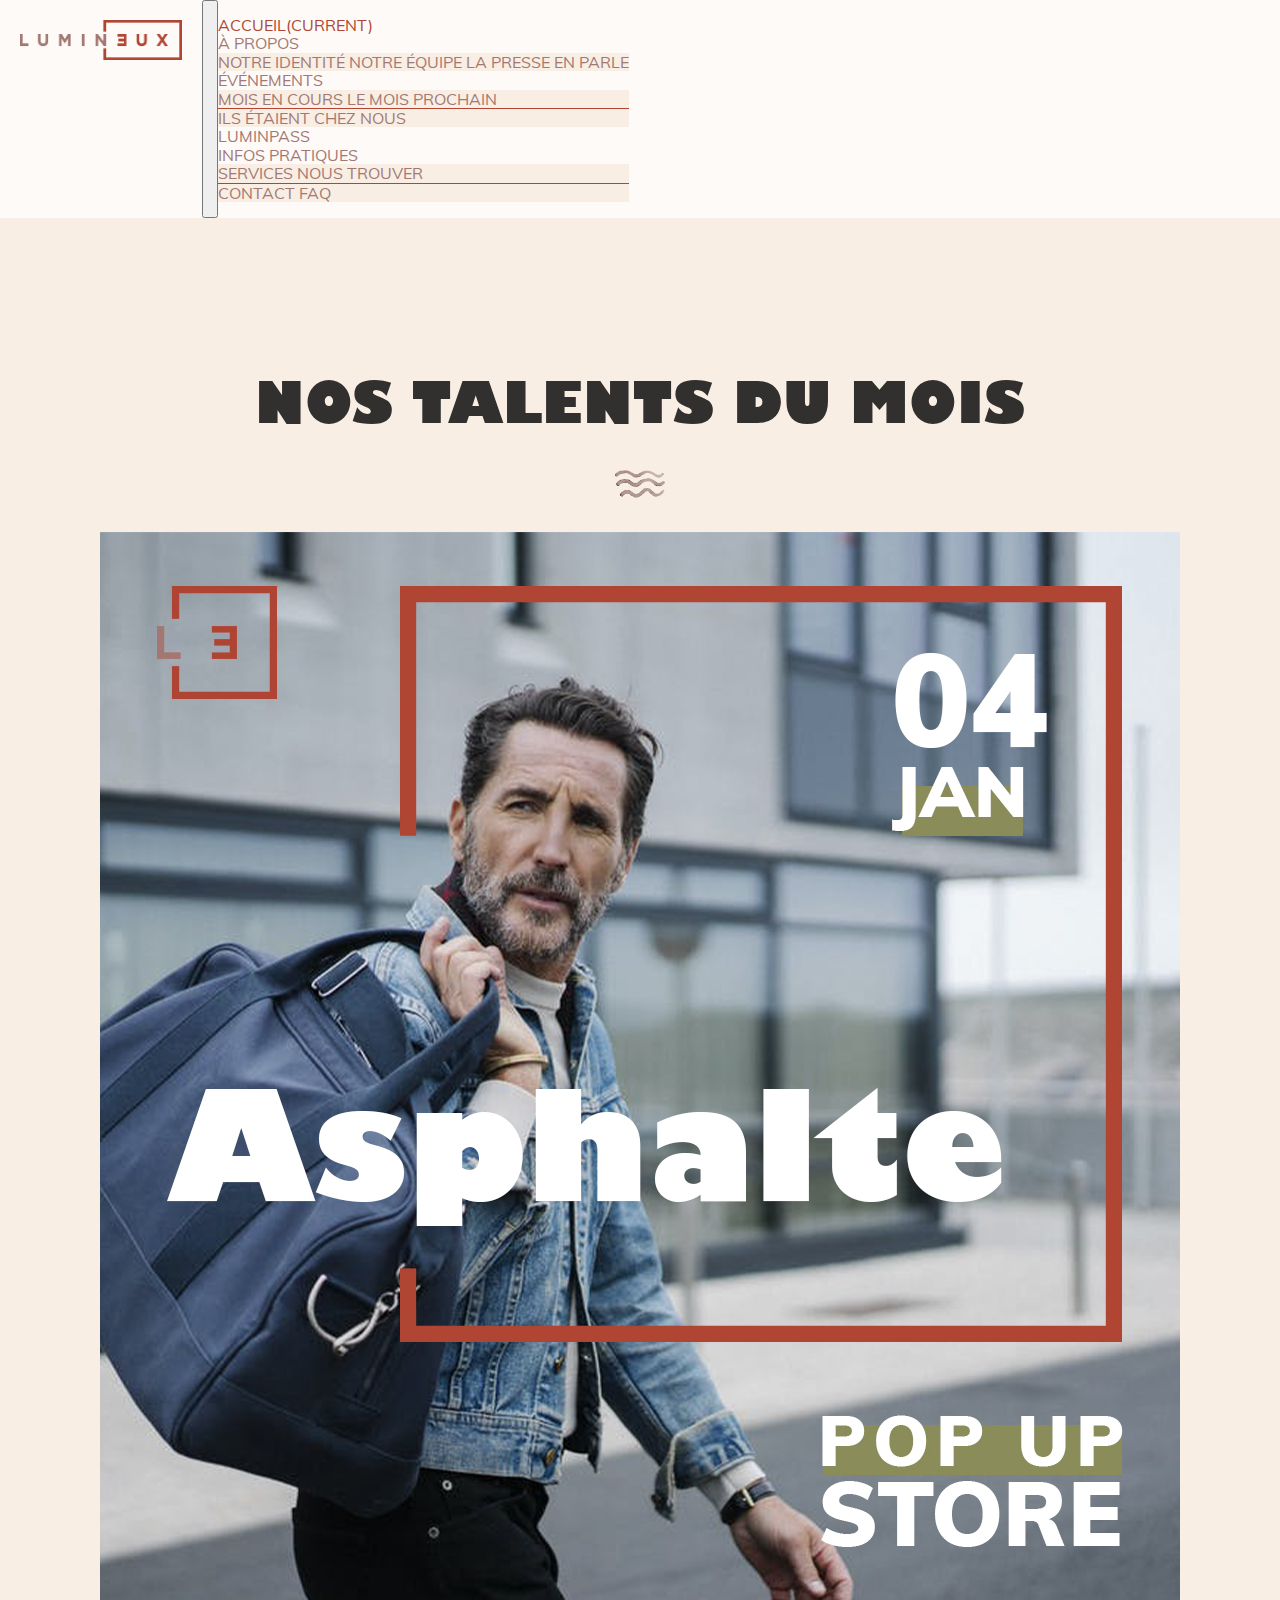
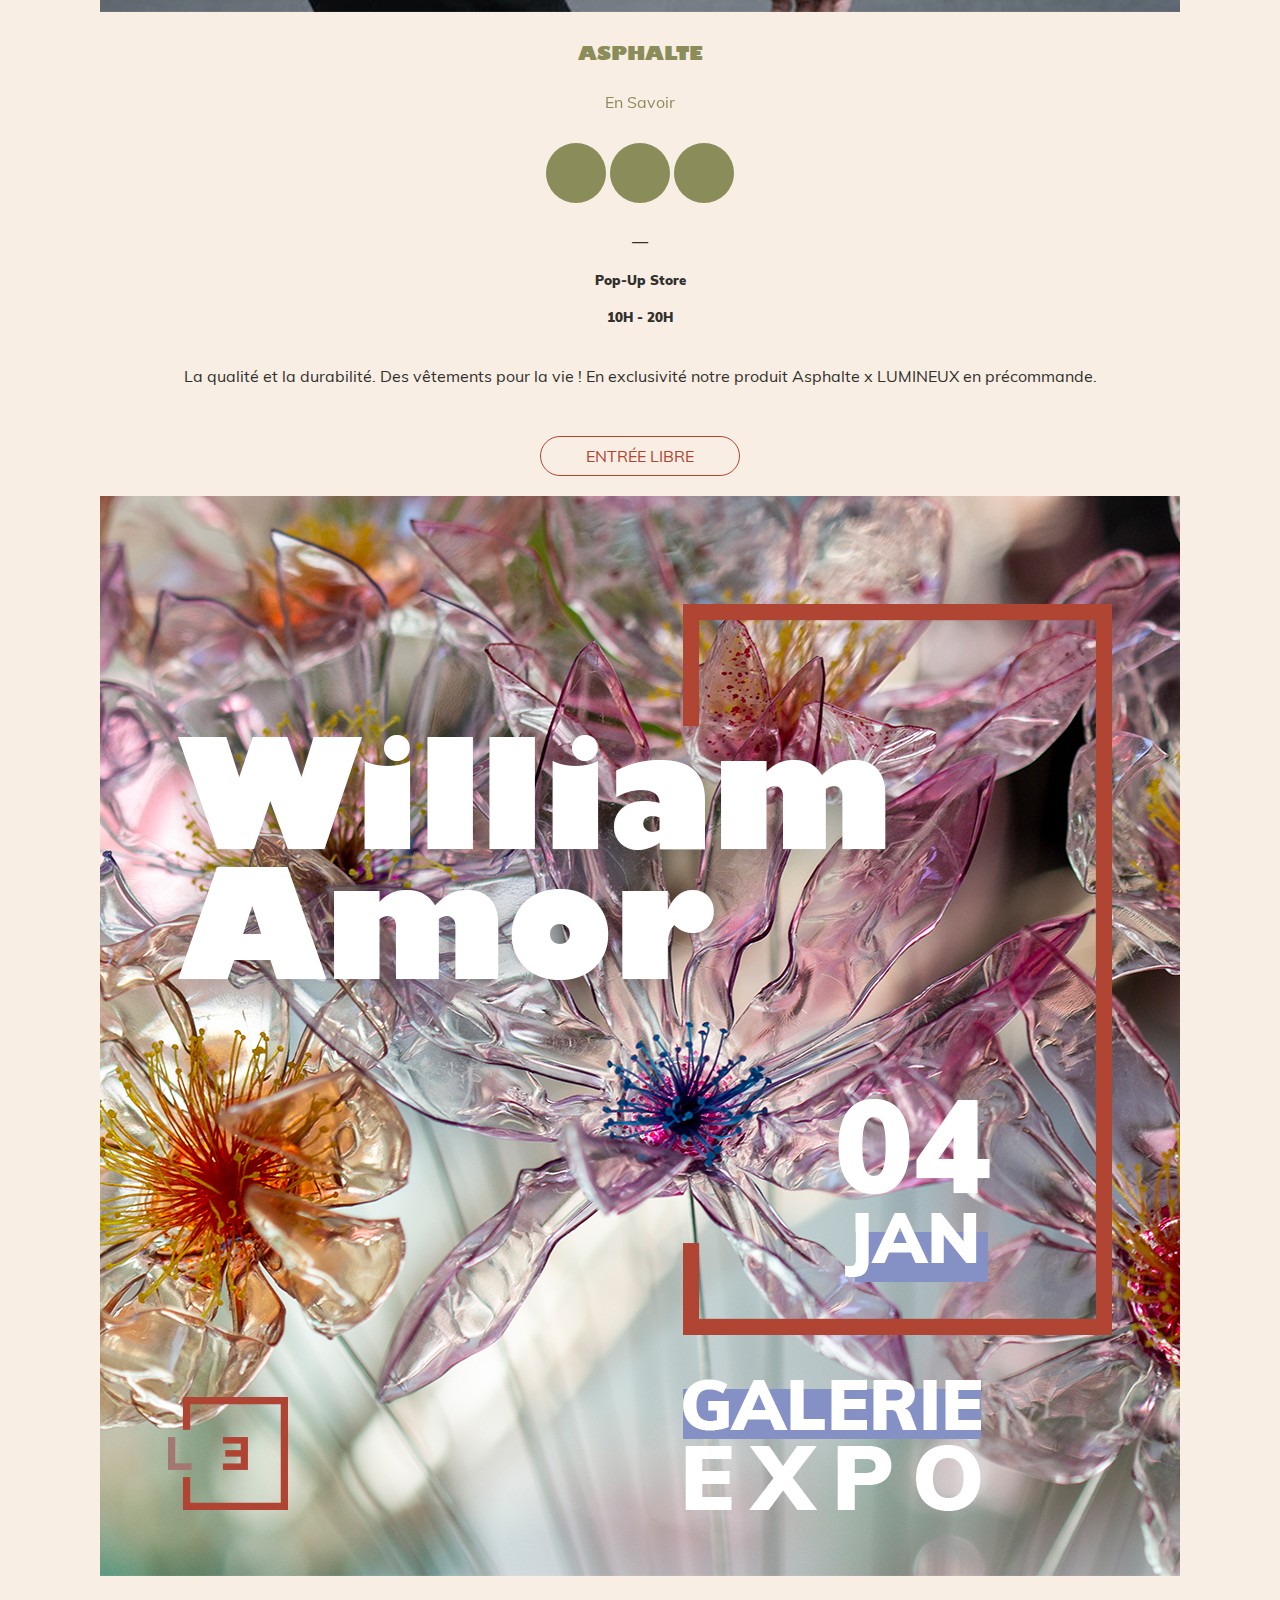
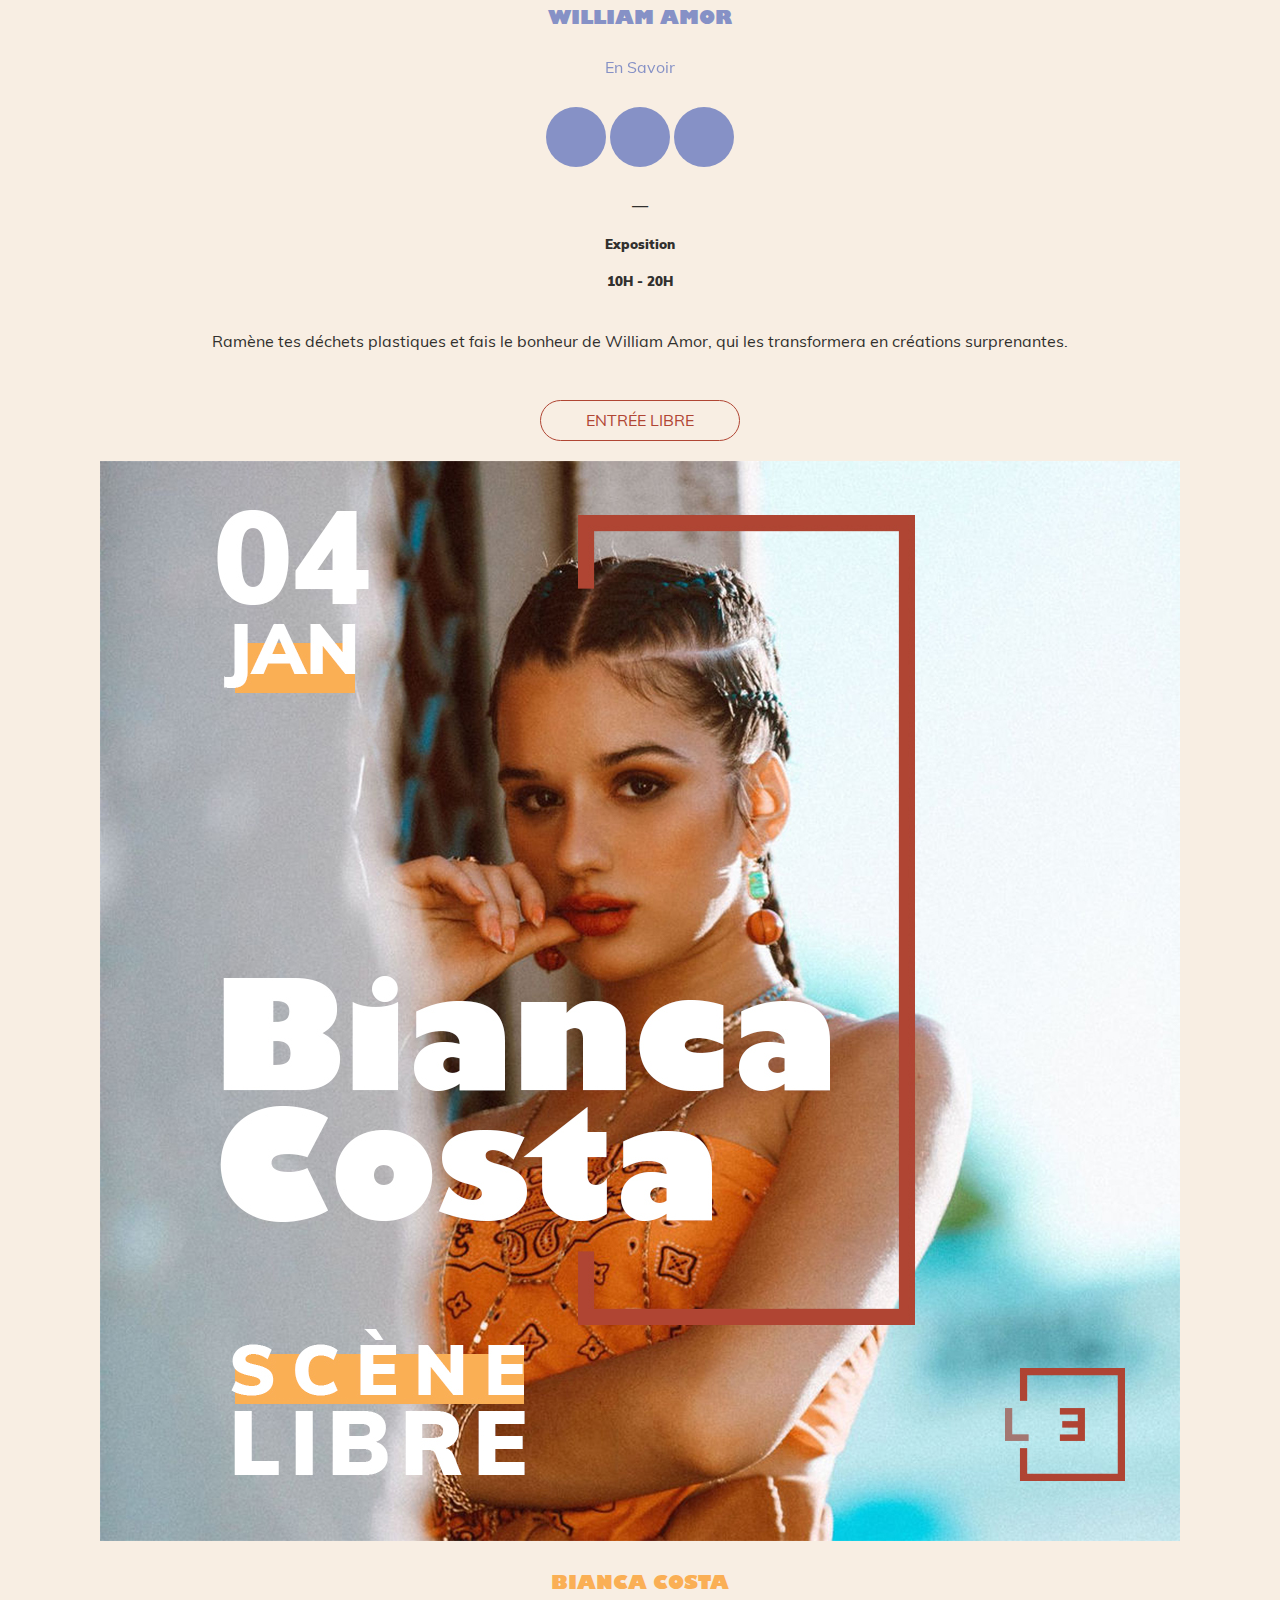
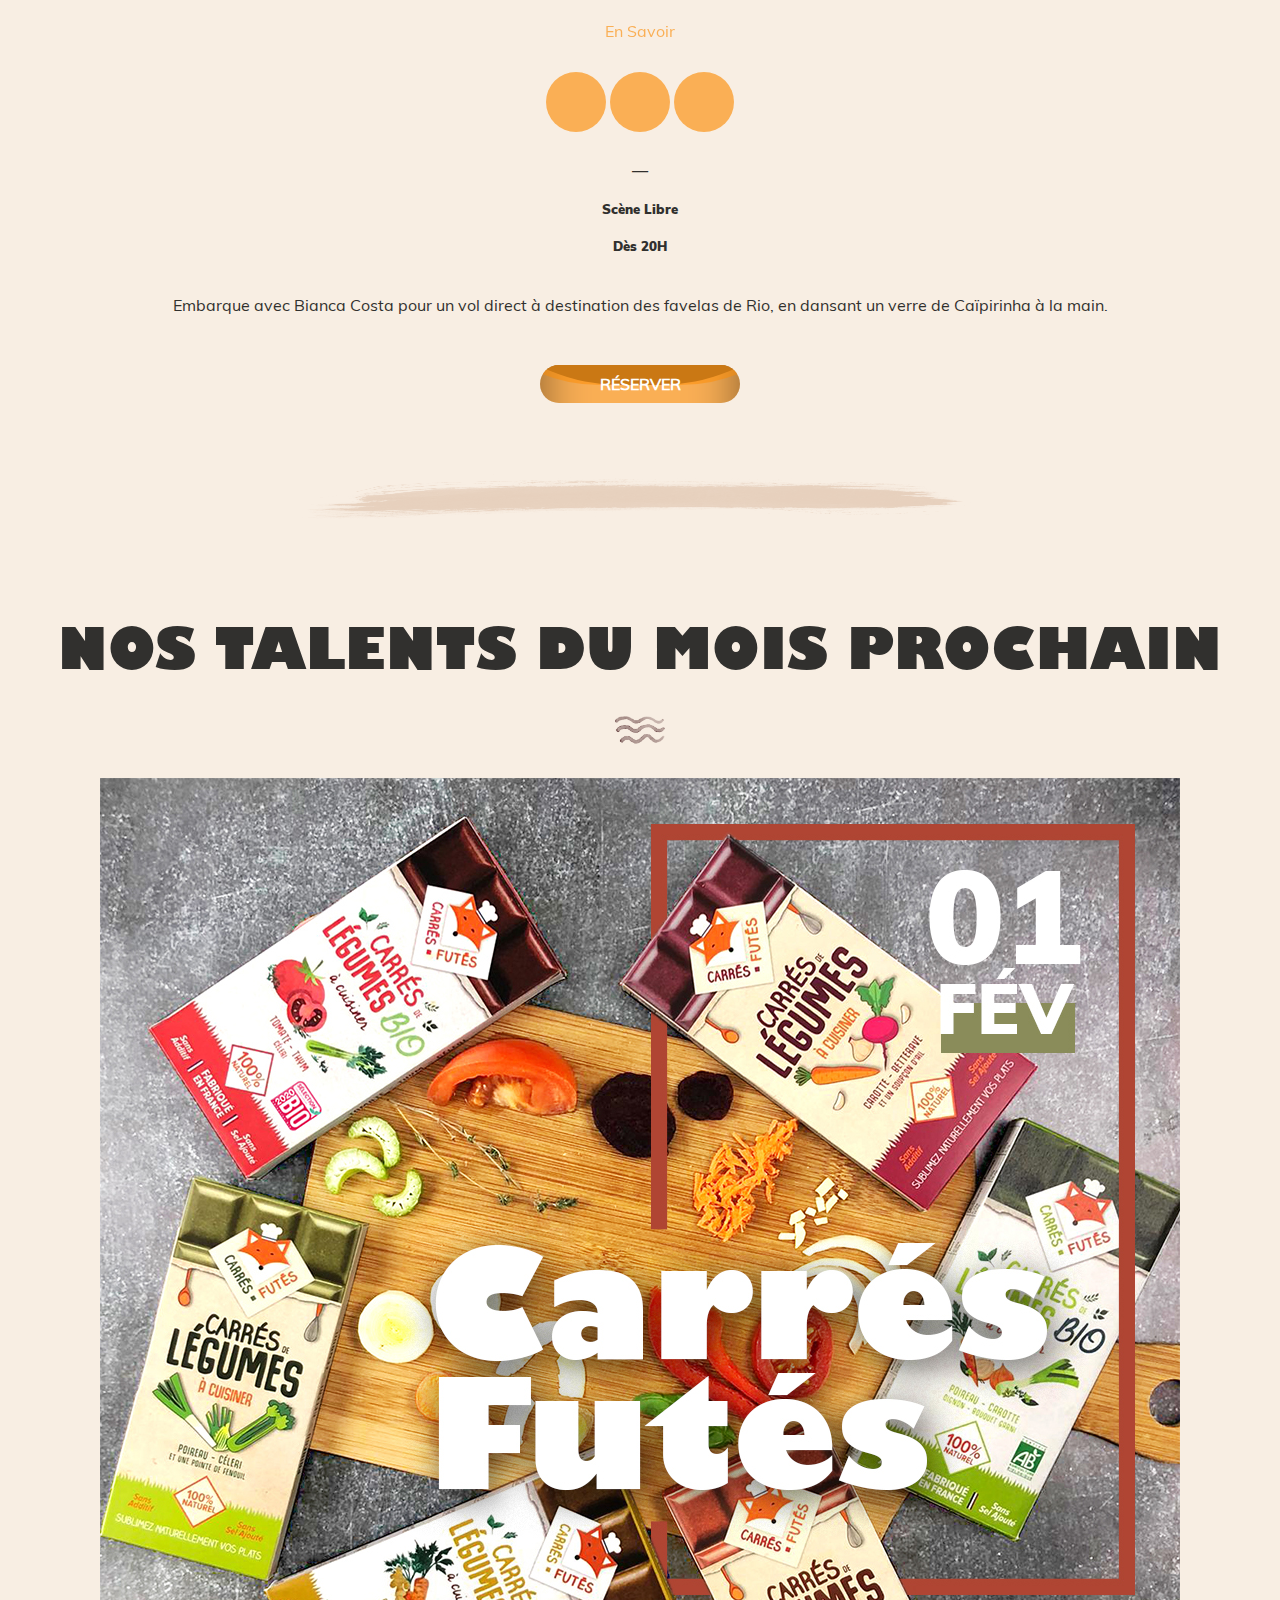
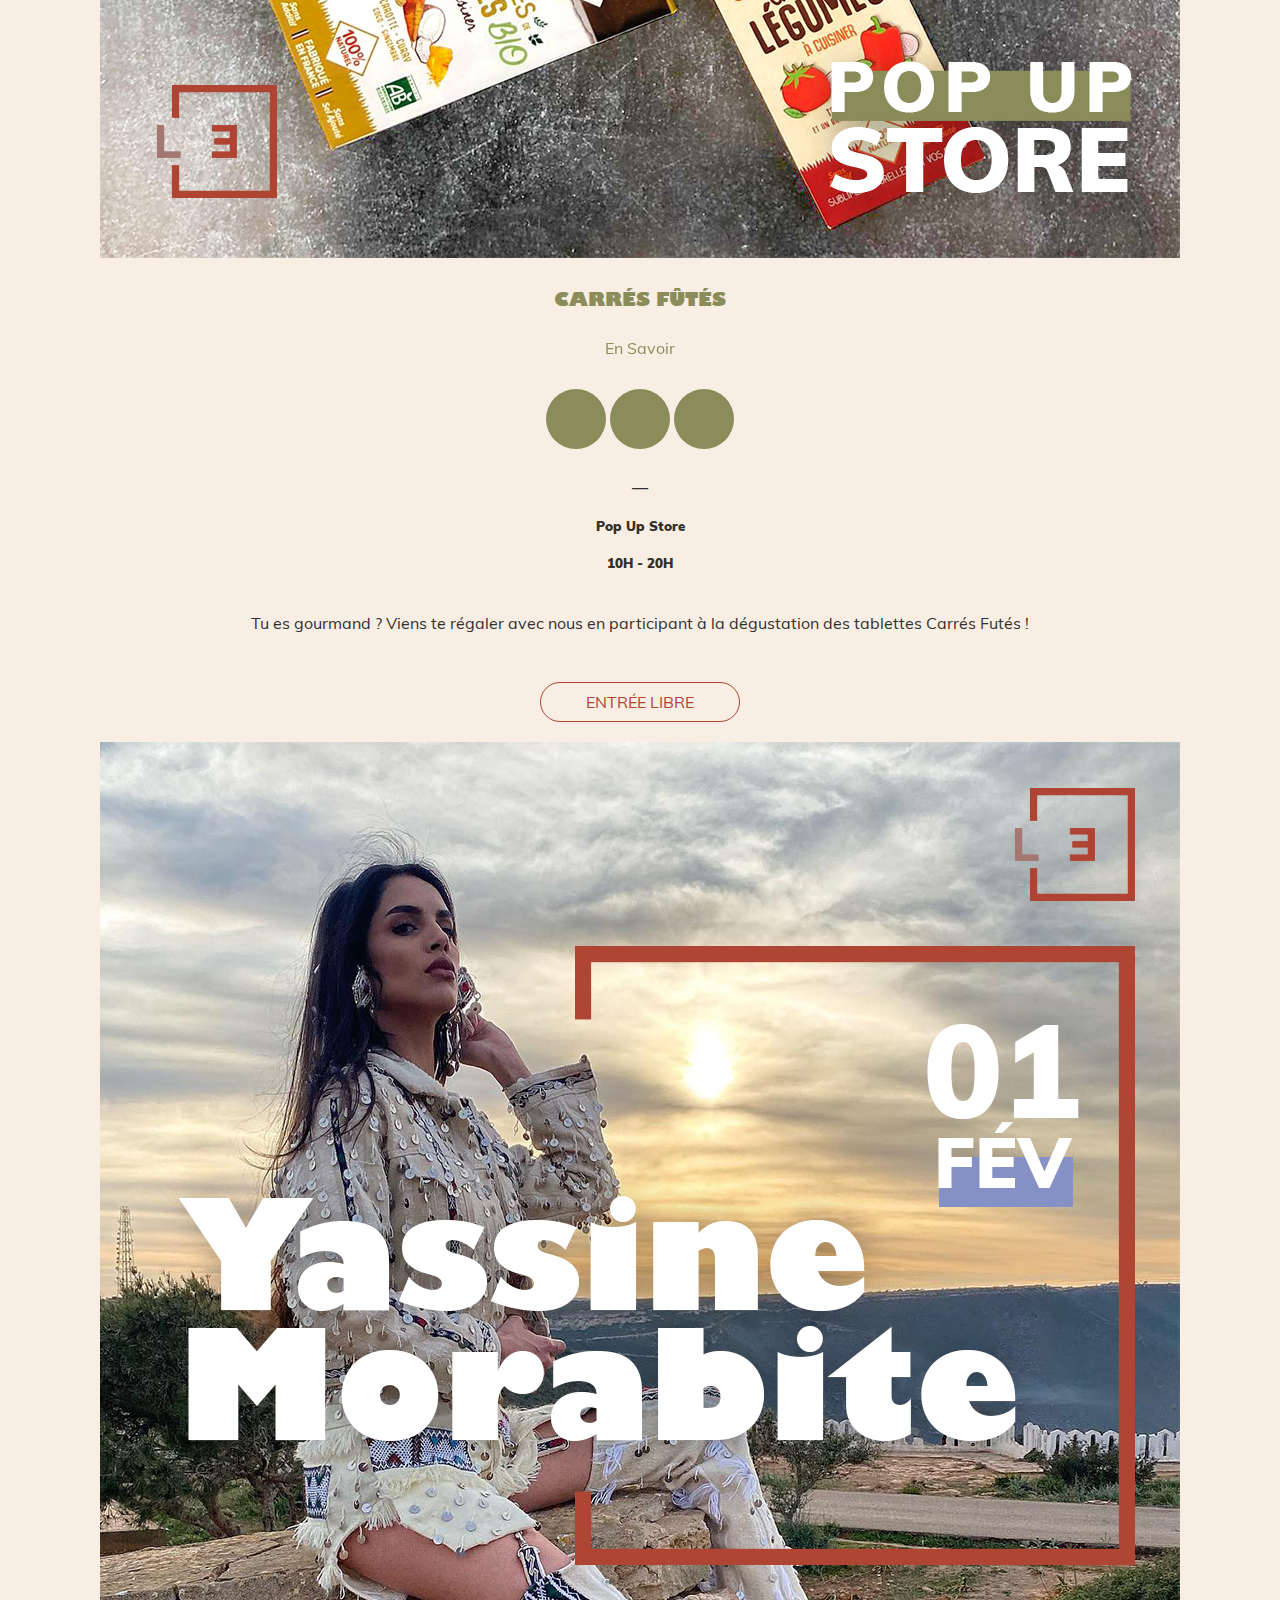
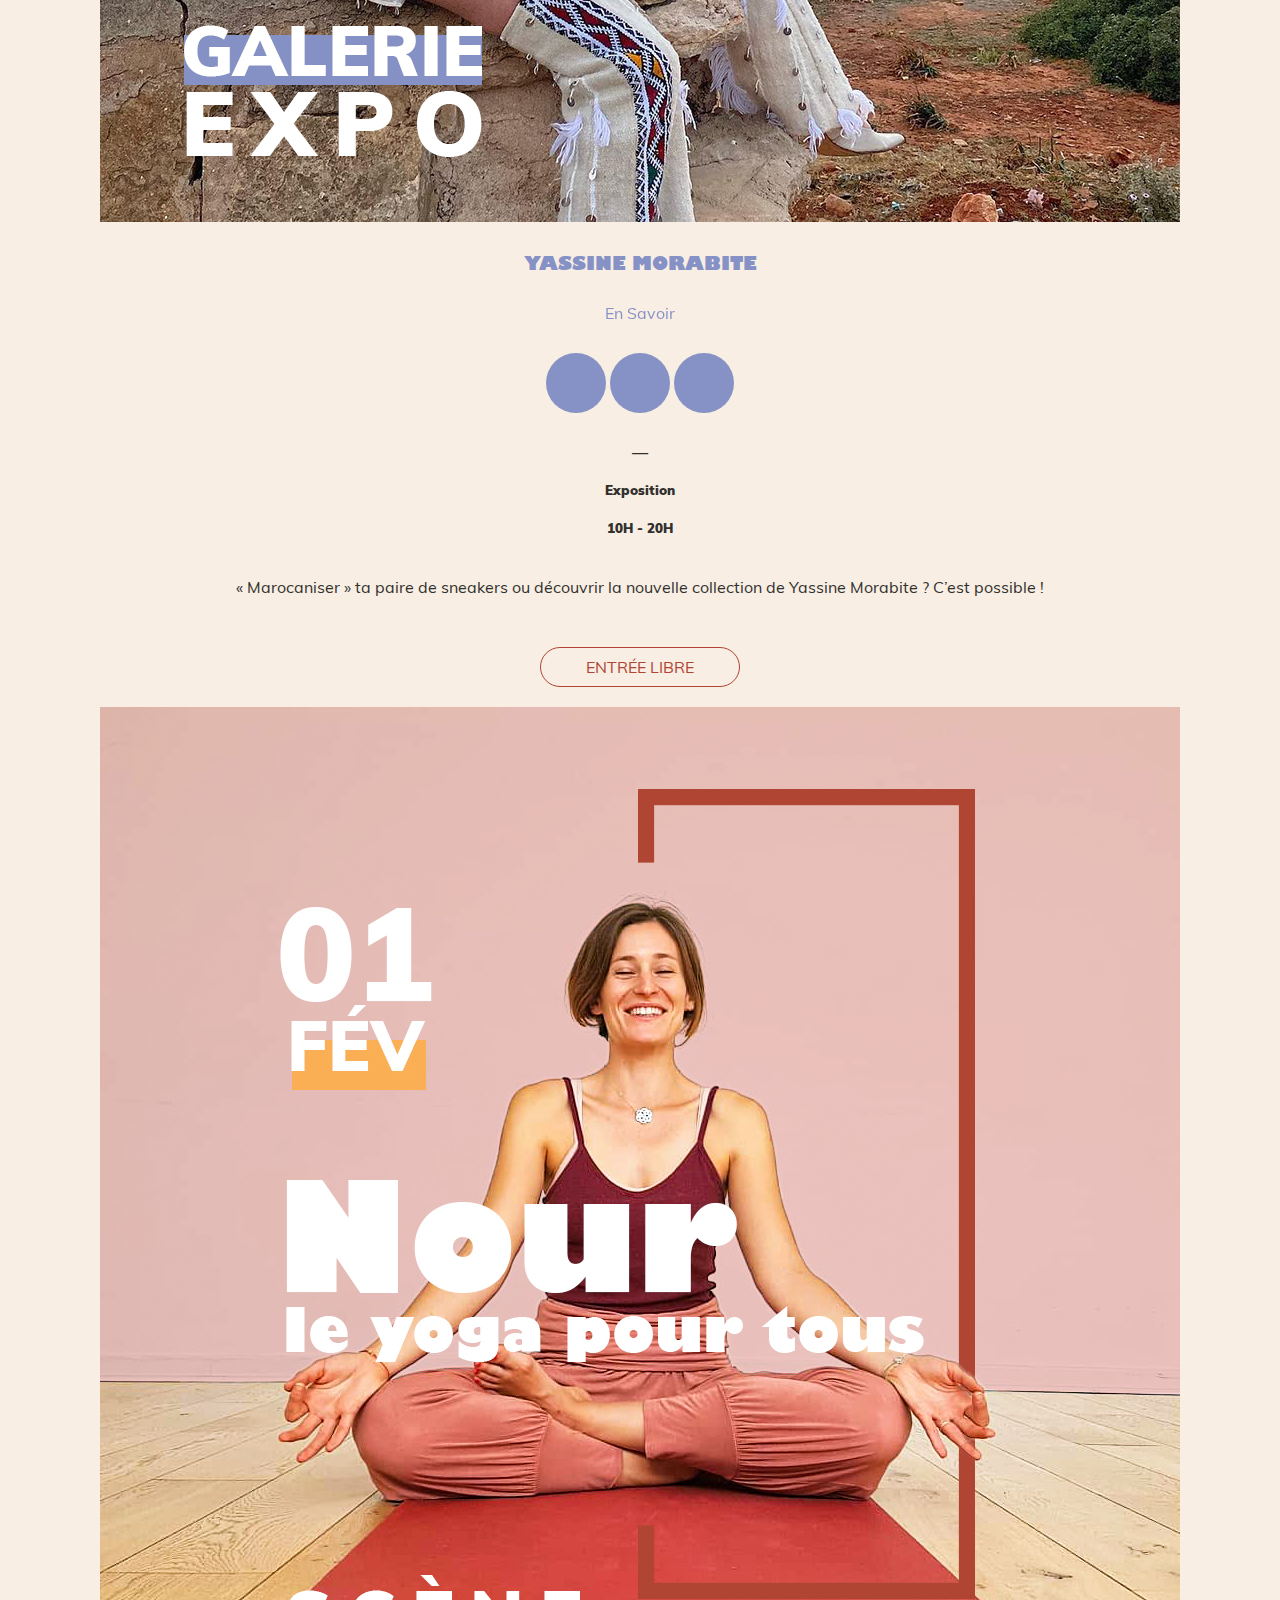
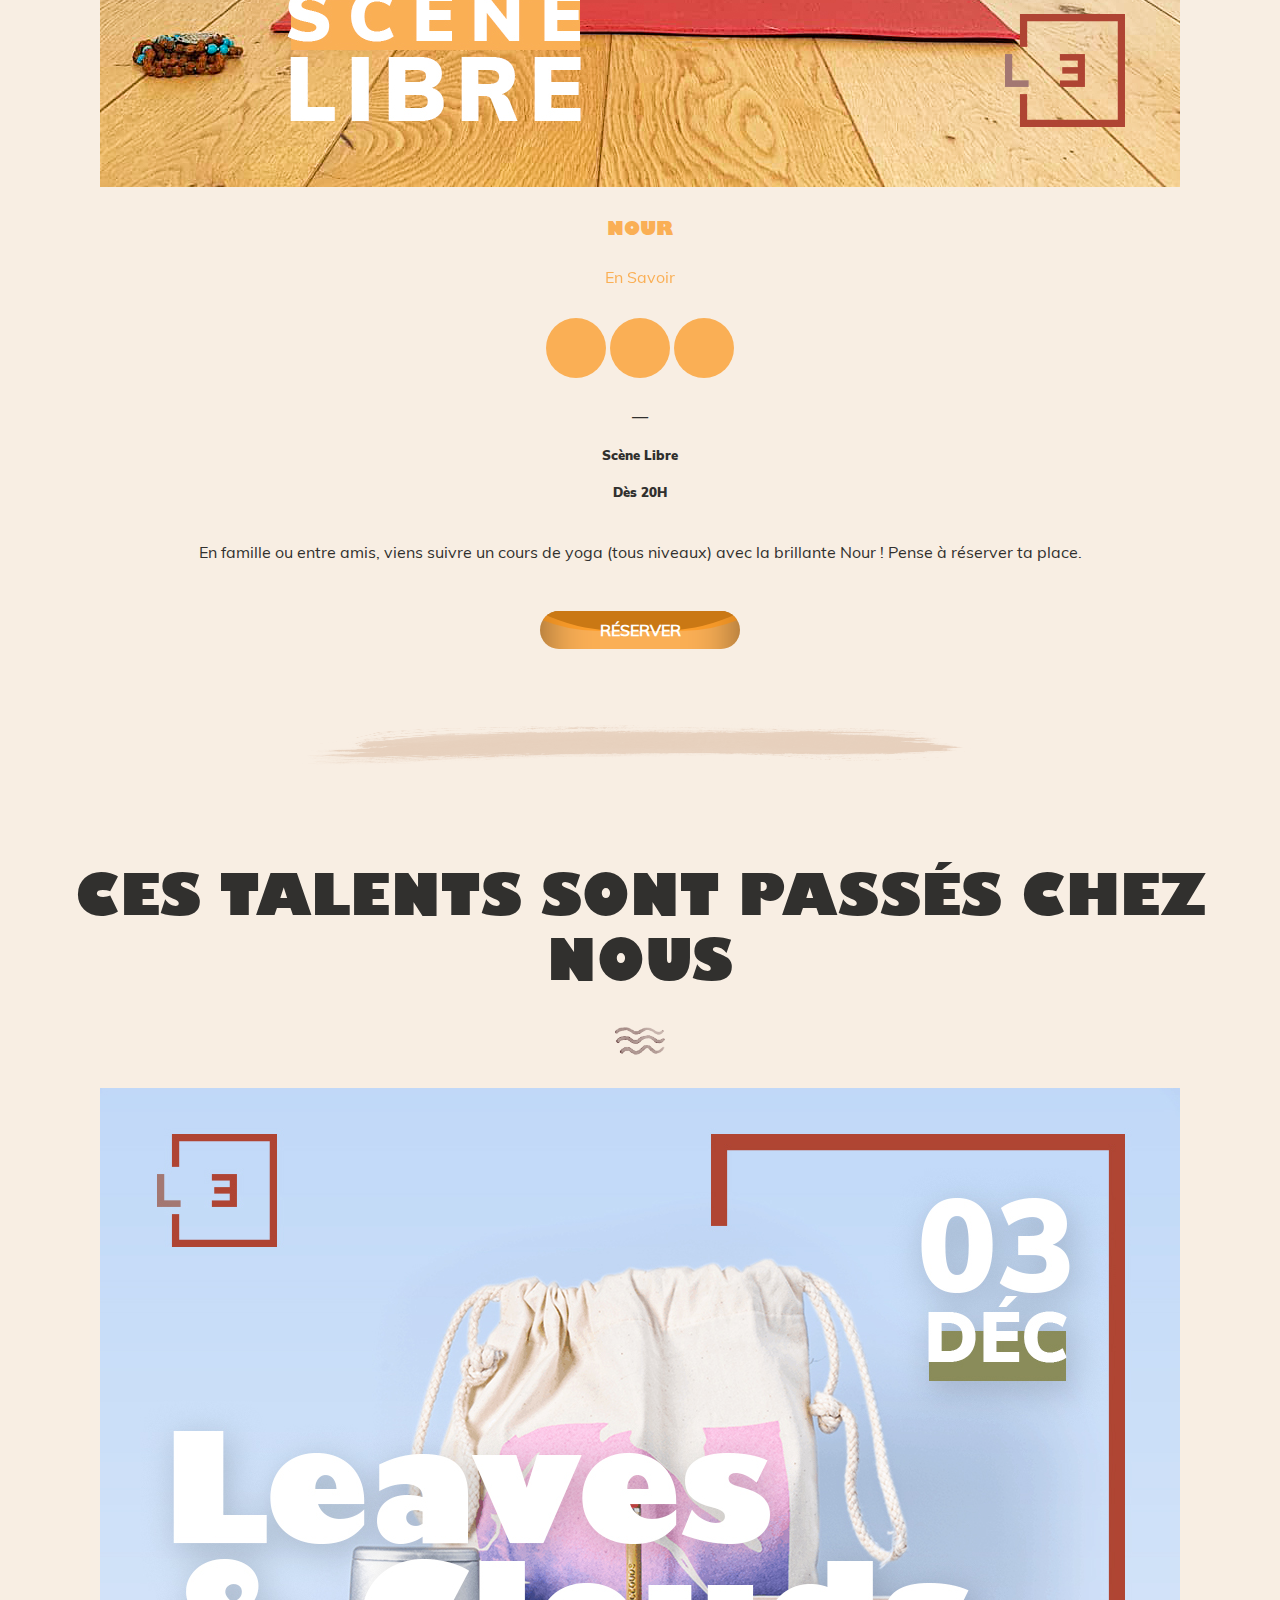
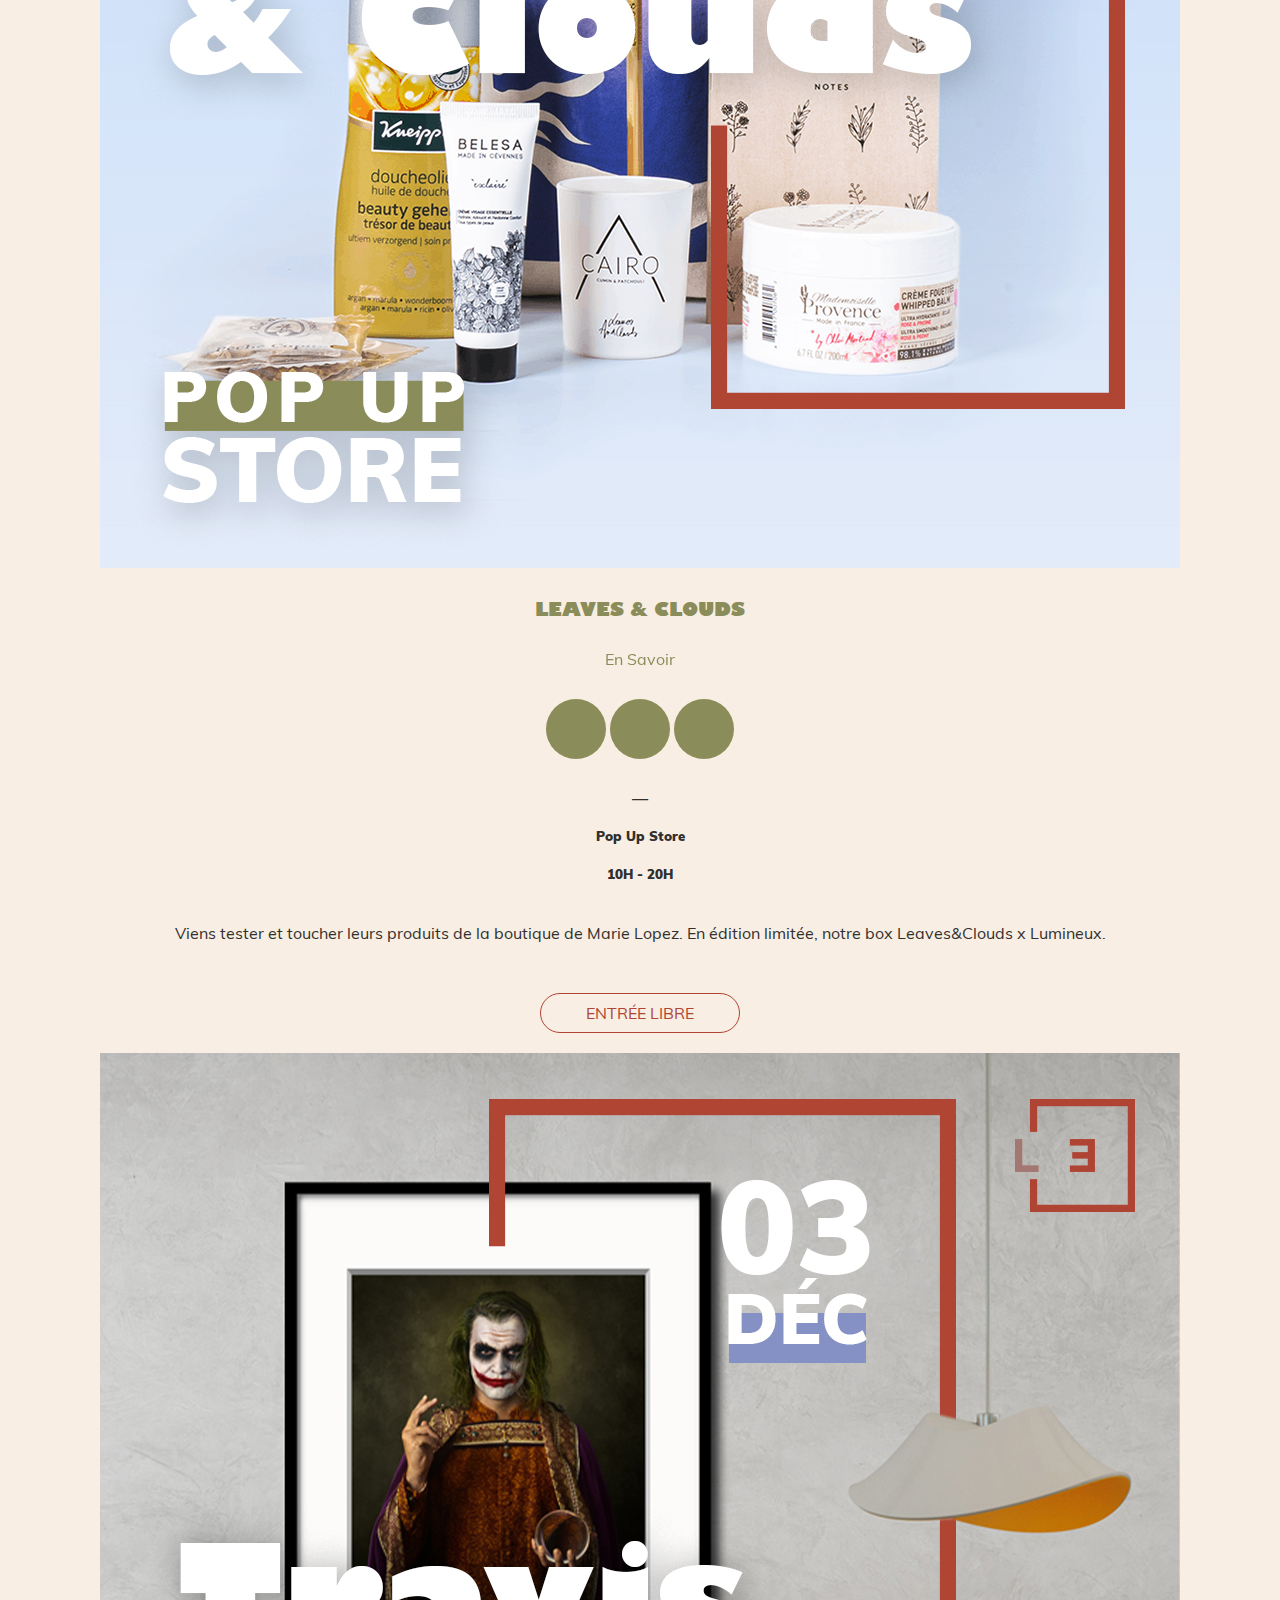
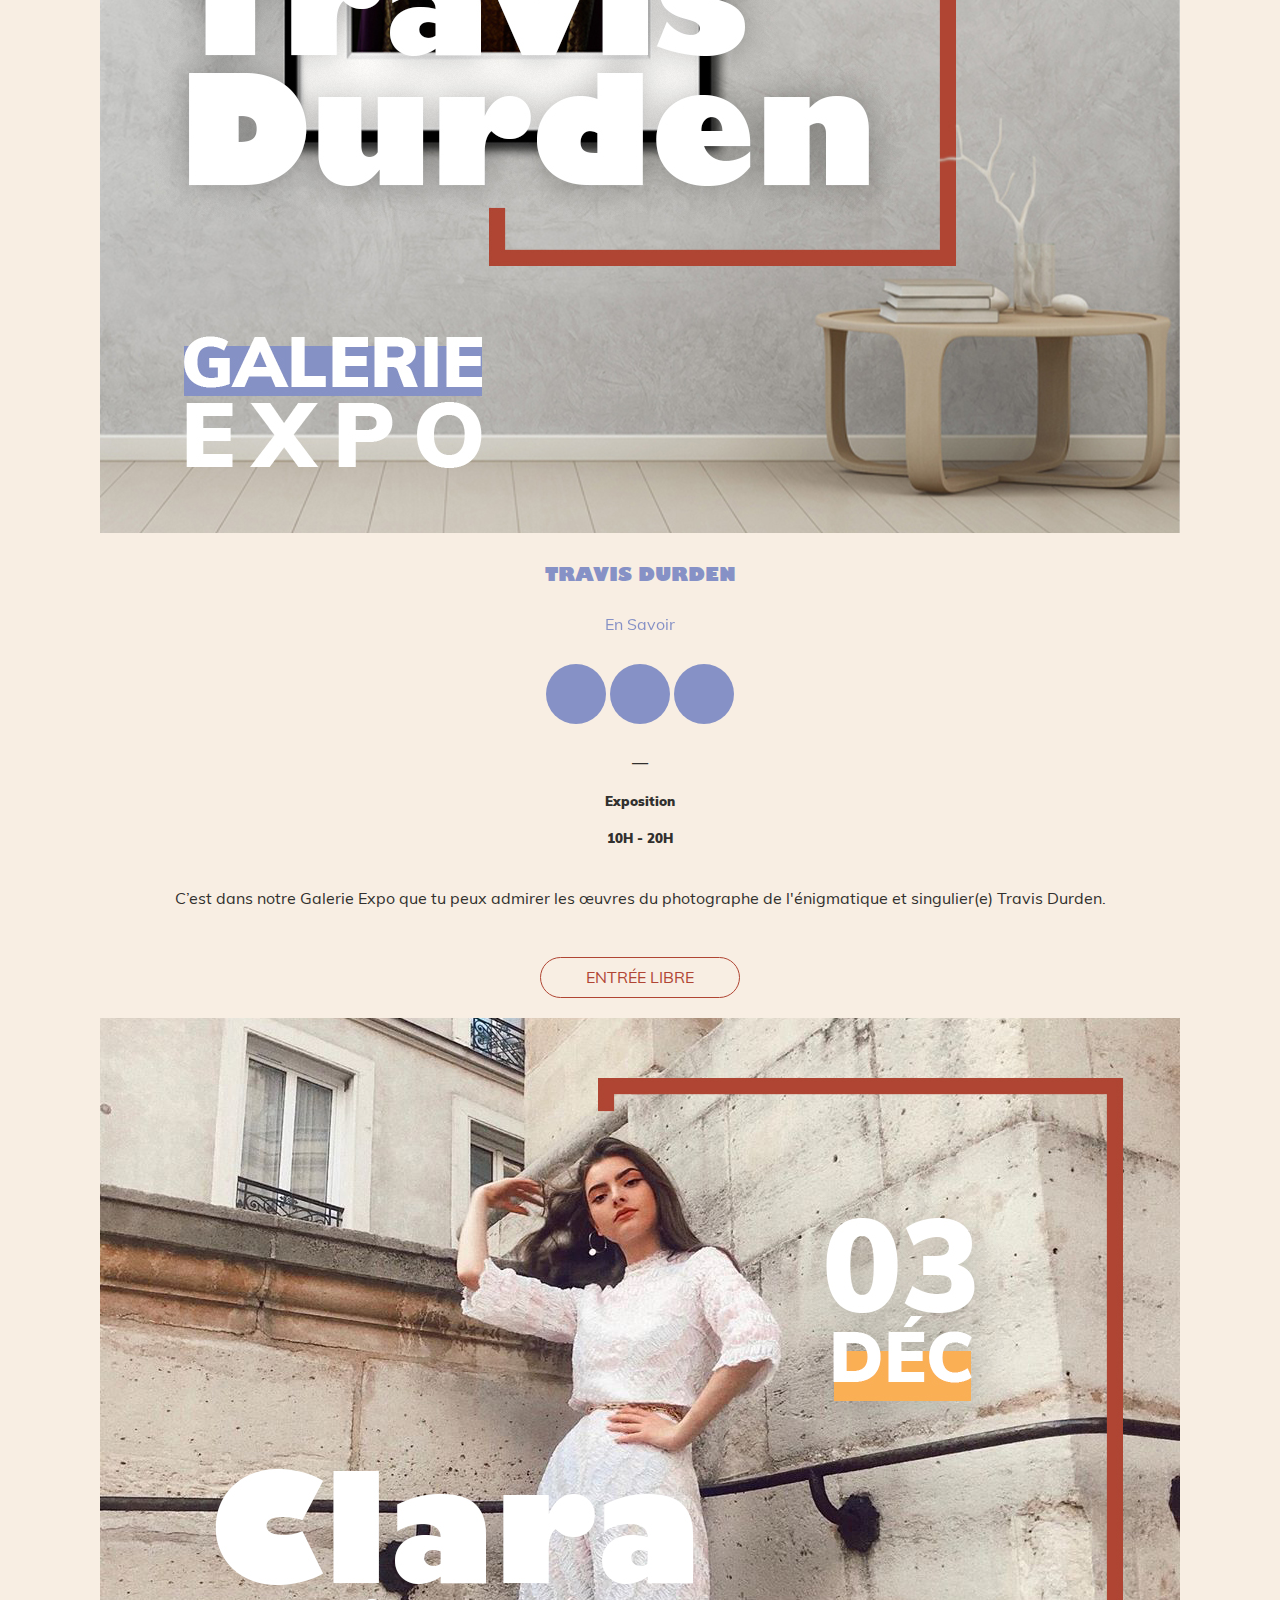
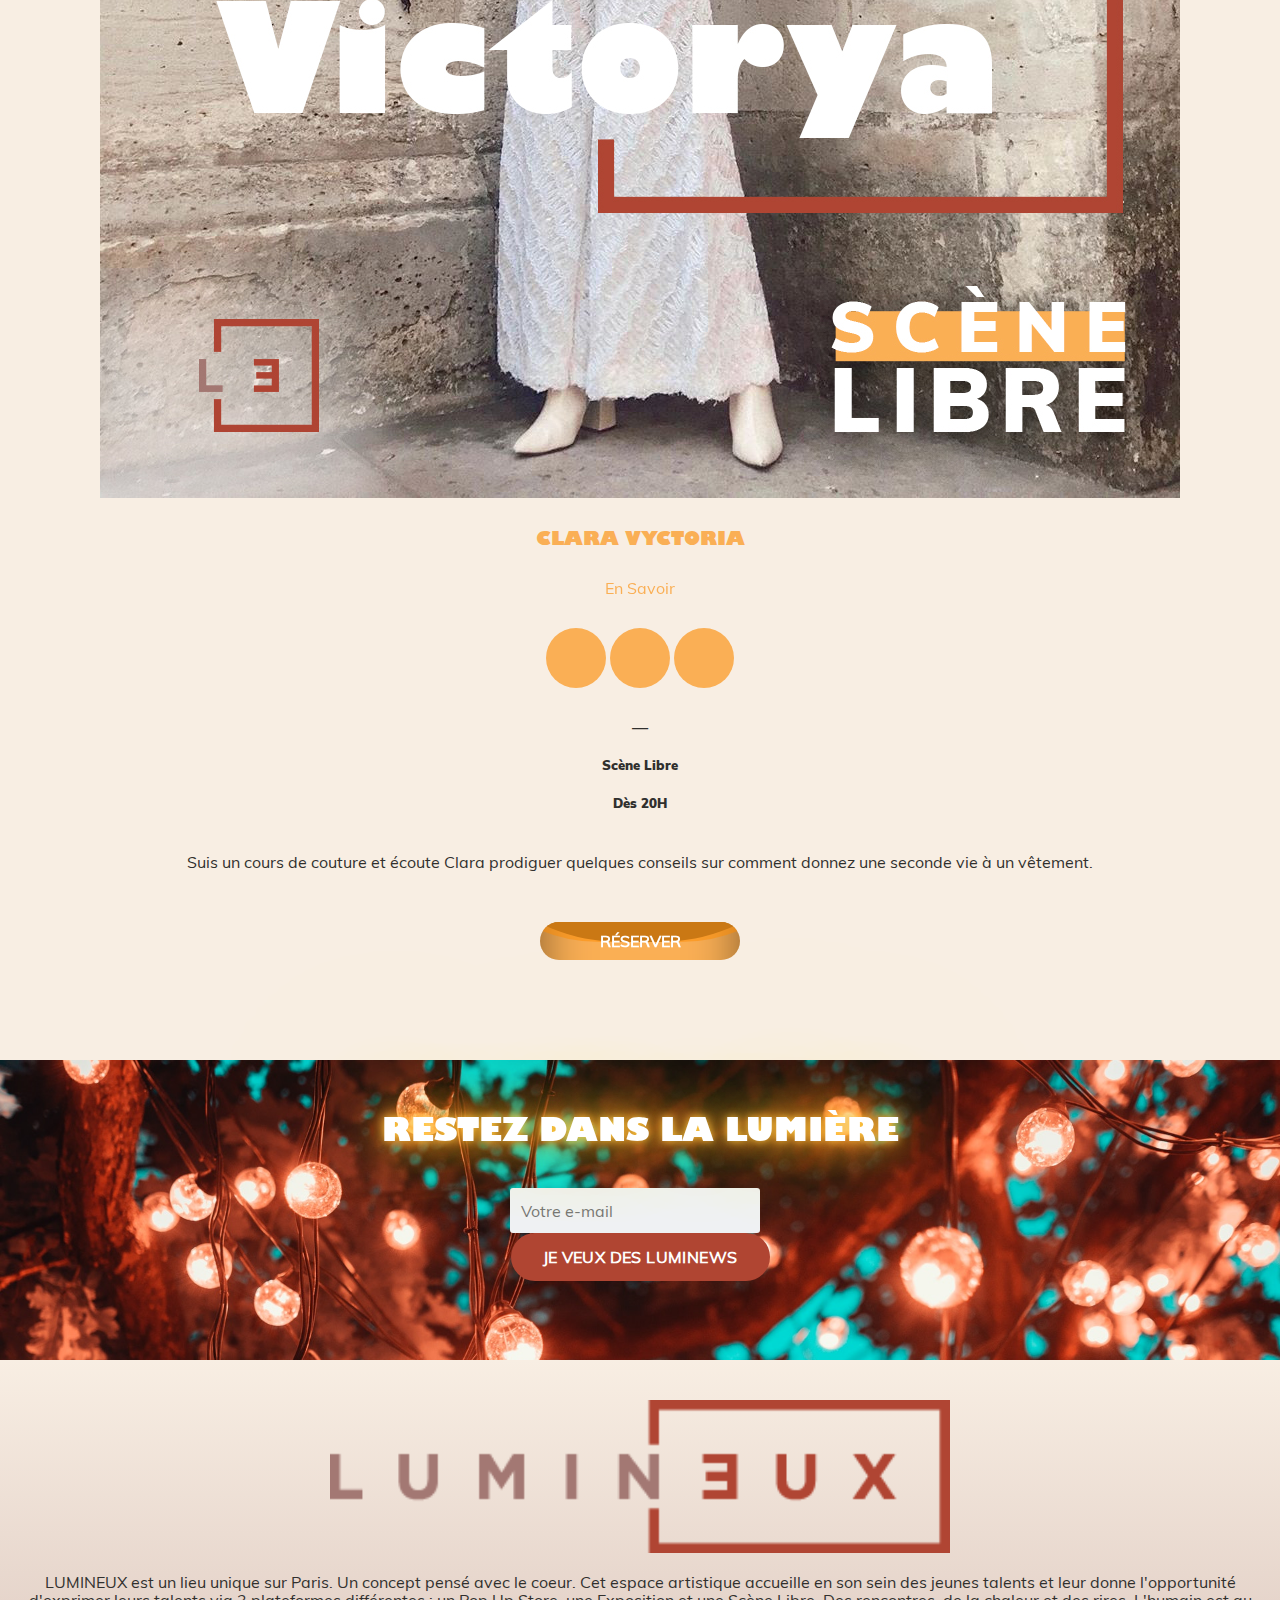
<file: evenements.html>
<!DOCTYPE html>
<html lang="fr">

<head>
  <!-- Début de : Métas pour partage RESEAUX SOCIAUX "Open Graph" -->
  <meta charset="UTF-8">
  <meta name="viewport" content="width=device-width, initial-scale=1.0">
  <meta name="author" content="LUMINEUX">
  <meta name="description"
    content="Notre programmation d'évènements. Actuellement, William Amor, Asphalte et Bianca Costa sont les artistes et jeunes talents du mois chez LUMINEUX">

  <meta property="og:url" content="http://lumin3ux.freecluster.eu/" />
  <meta property="og:type" content="website" />
  <meta property="og:image" content="assets/pics/og-banner.jpg">
  <meta property="og:description"
    content="LUMINEUX un concept multiculturel Parisien dédié à l’art et aux jeunes talents. Nous sommes humain, engagé et écoresponsable.">
  <meta property="og:title" content="LUMINEUX — Lieu unique de découvertes artistiques à Paris">

  <meta name="twitter:card"
    content="LUMINEUX un concept multiculturel Parisien dédié à l’art et aux jeunes talents. Nous sommes humain, engagé et écoresponsable." />
  <meta name="twitter:site" content="http://lumin3ux.freecluster.eu/" />
  <meta name="twitter:creator" content="@lumin3ux" />
  <meta name="twitter:title" content="LUMINEUX — Lieu unique de découvertes artistiques à Paris">

  <!-- Fin de : Métas pour partage RESEAUX SOCIAUX "Open Graph" -->

  <!-- Début de : Links d'intégrations de FONTS, FONT AWESOME, CSS, BOOTSTRAP, etc... -->

  <link rel="shortcut icon" href="assets/logo/favicon-Lumin3ux.png" type="image/x-icon">
  <link rel="stylesheet" href="https://cdn.jsdelivr.net/npm/bootstrap@4.5.3/dist/css/bootstrap.min.css"
    integrity="sha384-TX8t27EcRE3e/ihU7zmQxVncDAy5uIKz4rEkgIXeMed4M0jlfIDPvg6uqKI2xXr2" crossorigin="anonymous">
  <link rel="stylesheet" href="https://pro.fontawesome.com/releases/v5.10.0/css/all.css"
    integrity="sha384-AYmEC3Yw5cVb3ZcuHtOA93w35dYTsvhLPVnYs9eStHfGJvOvKxVfELGroGkvsg+p" crossorigin="anonymous" />

  <link href="css/normalize.css" rel="stylesheet" />
  <link href="css/style.css" rel="stylesheet" />
  <link href="css/style-root.css" rel="stylesheet" />

  <!-- Fin de : Links d'intégrations de FONTS, FONT AWESOME, CSS, BOOTSTRAP, etc... -->

  <title>LUMINEUX — Pop Up Store | Galerie Expo | Scène Libre</title>
</head>

<body>
  <div id="loader" class="center"></div>
  <header>
    <!-- Début de : NAVBAR -->

    <nav class="navbar navbar-expand-lg fixed-top navbar-light">
      <a href="index.html"><img src="assets/logo/logo-Lumin3ux-bg-light.png" id="navbar-logo" height="40"
          alt="logo"></a>
      <button class="navbar-toggler" type="button" data-toggle="collapse" data-target="#navbarSupportedContent"
        aria-controls="navbarSupportedContent" aria-expanded="false" aria-label="Toggle navigation">
        <span class="navbar-toggler-icon"></span>
      </button>

      <div class="collapse navbar-collapse" id="navbarSupportedContent">
        <ul class="navbar-nav ml-auto">
          <li class="nav-item active">
            <a class="nav-link" href="index.html">Accueil<span class="sr-only">(current)</span></a>
          </li>

          <li class="nav-item dropdown">
            <a class="nav-link dropdown-toggle" href="a-propos.html" role="button" data-toggle="dropdown"
              aria-haspopup="true" aria-expanded="false">
              À propos
            </a>
            <div class="dropdown-menu" aria-labelledby="navbarDropdown">
              <a class="nav-link dropdown-item" href="a-propos.html#identite">Notre Identité</a>
              <a class="nav-link dropdown-item" href="a-propos.html#equipe">Notre Équipe</a>
              <a class="nav-link  dropdown-item" href="a-propos.html#articles-presse">La Presse en Parle</a>
            </div>
          </li>

          <li class="nav-item dropdown">
            <a class="nav-link dropdown-toggle" href="evenements.html" role="button" data-toggle="dropdown"
              aria-haspopup="true" aria-expanded="false">
              Événements
            </a>
            <div class="dropdown-menu" aria-labelledby="navbarDropdown">
              <a class="nav-link dropdown-item" href="evenements.html">Mois en Cours</a>
              <a class="nav-link dropdown-item" href="evenements.html#mois-prochain">Le Mois Prochain</a>
              <div class="dropdown-divider"></div>
              <a class="nav-link dropdown-item" href="evenements.html#ancienne-programmation">Ils étaient chez nous</a>
            </div>
          </li>

          <li class="nav-item">
            <a class="nav-link" href="luminpass.html">Luminpass</a>
          </li>

          <li class="nav-item dropdown">
            <a class="nav-link dropdown-toggle" href="infos.html" role="button" data-toggle="dropdown"
              aria-haspopup="true" aria-expanded="false">
              Infos Pratiques
            </a>
            <div class="dropdown-menu" aria-labelledby="navbarDropdown">
              <a class="nav-link dropdown-item" href="infos.html">Services</a>
              <a class="nav-link dropdown-item" href="infos.html#nous-trouver">Nous Trouver</a>
              <div class="dropdown-divider"></div>
              <a class="nav-link dropdown-item" href="infos.html#contact">Contact</a>
              <a class="nav-link dropdown-item" href="infos.html#faq">FAQ</a>
            </div>
          </li>
        </ul>
      </div>
    </nav>

    <nav class="navbar navbar-expand-lg nav-solid navbar-light">
      <a href="index.html"><img src="assets/logo/logo-Lumin3ux-bg-light.png" id="navbar-logo" height="40"
          alt="logo"></a>
      <button class="navbar-toggler" type="button" data-toggle="collapse" data-target="#navbarSupportedContent"
        aria-controls="navbarSupportedContent" aria-expanded="false" aria-label="Toggle navigation">
        <span class="navbar-toggler-icon"></span>
      </button>

      <div class="collapse navbar-collapse" id="navbarSupportedContent">
        <ul class="navbar-nav ml-auto">
          <li class="nav-item active">
            <a class="nav-link" href="index.html">Accueil<span class="sr-only">(current)</span></a>
          </li>

          <li class="nav-item dropdown">
            <a class="nav-link dropdown-toggle" href="a-propos.html" role="button" data-toggle="dropdown"
              aria-haspopup="true" aria-expanded="false">
              À propos
            </a>
            <div class="dropdown-menu" aria-labelledby="navbarDropdown">
              <a class="nav-link dropdown-item" href="a-propos.html#identite">Notre Identité</a>
              <a class="nav-link dropdown-item" href="a-propos.html#equipe">Notre Équipe</a>
              <a class="nav-link  dropdown-item" href="a-propos.html#articles-presse">La Presse en Parle</a>
            </div>
          </li>

          <li class="nav-item dropdown">
            <a class="nav-link dropdown-toggle" href="evenements.html" role="button" data-toggle="dropdown"
              aria-haspopup="true" aria-expanded="false">
              Événements
            </a>
            <div class="dropdown-menu" aria-labelledby="navbarDropdown">
              <a class="nav-link dropdown-item" href="evenements.html">Mois en Cours</a>
              <a class="nav-link dropdown-item" href="evenements.html#mois-prochain">Le Mois Prochain</a>
              <div class="dropdown-divider"></div>
              <a class="nav-link dropdown-item" href="evenements.html#ancienne-programmation">Ils étaient chez nous</a>
            </div>
          </li>

          <li class="nav-item">
            <a class="nav-link" href="luminpass.html">Luminpass</a>
          </li>

          <li class="nav-item dropdown">
            <a class="nav-link dropdown-toggle" href="infos.html" role="button" data-toggle="dropdown"
              aria-haspopup="true" aria-expanded="false">
              Infos Pratiques
            </a>
            <div class="dropdown-menu" aria-labelledby="navbarDropdown">
              <a class="nav-link dropdown-item" href="infos.html">Services</a>
              <a class="nav-link dropdown-item" href="infos.html#nous-trouver">Nous Trouver</a>
              <div class="dropdown-divider"></div>
              <a class="nav-link dropdown-item" href="infos.html#contact">Contact</a>
              <a class="nav-link dropdown-item" href="infos.html#faq">FAQ</a>
            </div>
          </li>

        </ul>
      </div>
    </nav>
    <!-- Fin de : NAVBAR -->
  </header>

  <main>

    <!-- Début de : BANDE PROGRAMMATION EN COURS -->

    <a id="programmation-en-cours"></a>

    <section class="container bande-prog">
      <h1>Nos Talents du Mois</h1>
      <img class="wave" alt="Séparateur Vague" src="assets/pics/squiggle.png">
      <div class="container-cards row row-cols-1 row-cols-md-3 g-3">
        <div class="col">
          <div class="card">
            <img src="assets/pics/1-vignette_jan21.jpg" class="card-img-top" alt="affiche-pop-up-store">
            <article class="card-body">
              <h4 class="color-vert">Asphalte</h4>
              <div class="popup" onclick="myFunction4()">
                <a class="hvr-icon-up color-vert">En Savoir <i class="fas fa-plus hvr-icon"></i></a>
                <p class="popuptext" id="myPopup4">Des bonnes fringues. Étonnant, aujourd’hui ? Tu veux donner du
                  sens à tes achats, savoir d’où
                  vient la matière première et qui l’a transformée ? Asphalte te donne les réponses, car ils n’ont pas
                  honte de tout dévoiler.
                  Depuis 2016, ils te demandent ce que tu veux à travers des questionnaires de satisfaction
                  produits. Les produits qui en découlent sont alors à ton image et c’est toi qui lances la production
                  en les précommandant.
                  Asphalte, c’est : des produits intemporels, fabriqués pour durer, dans de belles matières,
                  confortables et surtout résistantes, réduisant un maximum l’impact de leurs productions en les
                  rapprochant géographiquement de la France et en s’assurant d’une traçabilité totale de leurs
                  matières, ce n’est que le début.
                  Viens découvrir sur notre Pop Up Store les produits disponibles issus de retours et en exclusivité
                  notre produit Asphalte x LUMINEUX en précommande.<span class="sin-liquid-b">FERMER</span></p>
              </div>

              <p>
                <a href="https://facebook.com" target="_blank" class="as-fab-a"><i
                    class="fab fa-facebook-f as-fab-vert"></i></a>
                <a href="https://instagram.com" target="_blank" class="as-fab-a"><i
                    class="fab fa-instagram as-fab-vert"></i></a>
                <a href="https://twitter.com" target="_blank" class="as-fab-a"><i
                    class="fab fa-twitter as-fab-vert"></i></a>
              </p>
              <p>—</p>
              <h5 class="bold">Pop-Up Store</h5>
              <h5 class="bold">10H - 20H</h5>
              <p class="card-text">La qualité et la durabilité. Des vêtements pour la vie ! En exclusivité notre produit
                Asphalte x LUMINEUX en précommande. </p>
              <p class="sin-liquid-a"><span>Entrée Libre</span>
              <div class="liquid"></div>
            </article>
          </div>
        </div>
        <div class="col">
          <div class="card">
            <img src="assets/pics/2-vignette_jan21.jpg" class="card-img-top" alt="affiche-exposition">
            <article class="card-body">
              <h4 class="color-bleu">William Amor</h4>
              <div class="popup" onclick="myFunction5()">
                <a class="hvr-icon-up color-bleu">En Savoir <i class="fas fa-plus hvr-icon"></i></a>
                <p class="popuptext" id="myPopup5">À première vue, des pivoines, du mimosa, des coquelicots mais
                  quand on observe de plus près,
                  on y perçoit des sachets, des bouteilles plastiques et du cordage se dévoiler… William Amor,
                  embellit vos déchets et matières délaissées en oeuvres d’art.
                  Sous ses doigts, le plastique devient un être vivant et voluptueux. Les filtres de cigarettes
                  deviennent des pompons. Les capsules de cafés se transforment en messages poétiques.
                  WA met l’art au service de l’écologie, précurseur de ce qu’on appelle aujourd’hui l’upcycling, dont
                  le but est de sensibiliser sur les questions environnementales.
                  Tu peux retrouver ses créations messagères dans notre Galerie Expo et ramène tes déchets
                  plastiques, une collecte y sera organisée. Peut-être que la prochaine fleur de William Amor sera
                  faite de ton emballage de gâteau, qui sait ?<span class="sin-liquid-b">FERMER</span></p>
              </div>

              <p>
                <a href="https://facebook.com" target="_blank" class="as-fab-a"><i
                    class="fab fa-facebook-f as-fab-bleu"></i></a>
                <a href="https://instagram.com" target="_blank" class="as-fab-a"><i
                    class="fab fa-instagram as-fab-bleu"></i></a>
                <a href="https://twitter.com" target="_blank" class="as-fab-a"><i
                    class="fab fa-twitter as-fab-bleu"></i></a>
              <p>—</p>
              <h5 class="bold">Exposition</h5>
              <h5 class="bold">10H - 20H</h5>
              <p class="card-text">Ramène tes déchets plastiques et fais le bonheur de William Amor, qui les
                transformera en
                créations surprenantes.</p>
              <p class="sin-liquid-a"><span>Entrée Libre</span>
              <div class="liquid"></div>
            </article>
          </div>
        </div>
        <div class="col">
          <div class="card">
            <img src="assets/pics/3-vignette_jan21.jpg" class="card-img-top" alt="affiche-scene-libre">
            <article class="card-body">
              <h4 class="color-yellow">Bianca Costa</h4>
              <div class="popup" onclick="myFunction6()">
                <a class="hvr-icon-up color-yellow">En Savoir <i class="fas fa-plus hvr-icon"></i></a>
                <p class="popuptext" id="myPopup6">Bianca Costa, c'est l'histoire d'une jeune chanteuse de tout juste
                  vingt ans. Née dans le sud du Brésil à
                  Florianópolis, elle part vivre à Porto en compagnie de sa mère à l'âge de cinq ans,
                  et enfin à Paris au début de son adolescence.
                  Par ses sonorités brésiliennes et son
                  « phrasé » tout droit venu de la street française, Bianca saura t'embarquer dans l'univers qu'elle se
                  construit
                  depuis sa tendre enfance. Ses influences brésiliennes vont de la « Bossa Nova » au « Baile Funk » avec
                  des artistes tels que Nara Leão,
                  Chico Buarque, Vanessa da Mata, Tribalistas ou plus récents comme Anitta. Elle trouve également
                  l'inspiration dans la scène Rap française.
                  Ce beau mélange culturel donne naissance à un nouveau genre : la « Bossa Trap ». Un mix entre la
                  douceur
                  de la « Bossa Nova » et le beat du « Trap » . Le tout sur des paroles franco-portugaises, un résultat
                  riche en émotions.<span class="sin-liquid-b">FERMER</span></p>
              </div>

              <p>
                <a href="https://facebook.com" target="_blank" class="as-fab-a"><i
                    class="fab fa-facebook-f as-fab-yellow"></i></a>
                <a href="https://instagram.com" target="_blank" class="as-fab-a"><i
                    class="fab fa-instagram as-fab-yellow"></i></a>
                <a href="https://twitter.com" target="_blank" class="as-fab-a"><i
                    class="fab fa-twitter as-fab-yellow"></i></a>
              <p>—</p>
              <h5 class="bold">Scène Libre</h5>
              <h5 class="bold">Dès 20H</h5>
              <p class="card-text">Embarque avec Bianca Costa pour un vol direct à destination des favelas de Rio, en
                dansant un verre de Caïpirinha
                à la main. </p>
              <a href="https://www.seetickets.com/fr/" class="yellow-liquid-a" target="_blank"><span>RÉSERVER</span>
                <div class="yellow-liquid"></div>
              </a>
            </article>
          </div>
        </div>
      </div>
    </section>

    <!-- Fin de : BANDE PROGRAMMATION EN COURS -->

    <img src="assets/pics/separator.png" class="separateur" alt="separateur-pinceau">

    <!-- Début de : BANDE PROGRAMMATION MOIS PROCHAIN -->

    <a id="mois-prochain"></a>

    <section class="container mois-prochain">
      <h1>Nos Talents du Mois Prochain</h1>
      <img class="wave" alt="Séparateur Vague" src="assets/pics/squiggle.png">
      <div class="container-cards row row-cols-1 row-cols-md-3 g-3">
        <div class="col">
          <div class="card">
            <img src="assets/pics/1-vignette_fev21.jpg" class="card-img-top" alt="affiche-pop-up-store">
            <article class="card-body">
              <h4 class="color-vert">Carrés Fûtés</h4>
              <div class="popup" onclick="myFunction7()">
                <a class="hvr-icon-up color-vert">En Savoir <i class="fas fa-plus hvr-icon"></i></a>
                <p class="popuptext" id="myPopup7">Imagine comme un carré de chocolat, qui puisse se transformer en
                  sauce, en soupe et même en
                  cake ! Carrés Futés, ce sont des tablettes de légumes révolutionnant la cuisine au quotidien et
                  respectant les valeurs du « mieux manger ».
                  Oublie la liste interminable d’ingrédients que seuls des scientifiques peuvent déchiffrer. C’est
                  seulement 2 ingrédients (beaucoup de légumes pour grandir et un peu de beurre de cacao pour la
                  texture fondante). Fabriqués en France, 100% végétal et bio. Aucun additif, pas de sel ajouté : une
                  réelle alternative aux bouillons classiques.
                  Le petit plus, un emballage recyclable ou bio-dégradable et imprimé avec des encres végétales.
                  Comme ça, tu fais du bien à ton bidon et à la planète.
                  Je ne sais pas toi, mais chez LUMINEUX, on aime les choses simples et transparentes. Alors,
                  viens goûter leurs tablettes crues ou bien incorporées dans une recette que seul Carrés Futés a le
                  secret.<span class="sin-liquid-b">FERMER</span></p>
              </div>

              <p>
                <a href="https://facebook.com" target="_blank" class="as-fab-a"><i
                    class="fab fa-facebook-f as-fab-vert"></i></a>
                <a href="https://instagram.com" target="_blank" class="as-fab-a"><i
                    class="fab fa-instagram as-fab-vert"></i></a>
                <a href="https://twitter.com" target="_blank" class="as-fab-a"><i
                    class="fab fa-twitter as-fab-vert"></i></a>
              </p>
              <p>—</p>
              <h5 class="bold">Pop Up Store</h5>
              <h5 class="bold">10H - 20H</h5>
              <p class="card-text">Tu es gourmand ? Viens te régaler avec nous en participant à la dégustation des
                tablettes Carrés Futés !</p>
              <p class="sin-liquid-a"><span>Entrée Libre</span>
              <div class="liquid"></div>
            </article>
          </div>
        </div>
        <div class="col">
          <div class="card">
            <img src="assets/pics/2-vignette_fev21.jpg" class="card-img-top" alt="affiche-exposition">
            <article class="card-body">
              <h4 class="color-bleu">Yassine Morabite</h4>
              <div class="popup" onclick="myFunction8()">
                <a class="hvr-icon-up color-bleu">En Savoir <i class="fas fa-plus hvr-icon"></i></a>
                <p class="popuptext" id="myPopup8">Venant tout droit de la « ville blanche », nommée Casablanca.
                  Yassine Morabite, est un touche à
                  tout : design, peinture, stylisme… Attiré par le sur-mesure et le streetwear, il fait de la mode, son
                  premier amour. Il puise son inspiration dans le patrimoine de son pays qu’il mixe avec la culture
                  occidentale et les personnages qui ont marqué son enfance.
                  Galeries Lafayette, Adidas, NRJ12… bons nombres de collaborations lui ont permis de se faire
                  connaître et faire connaitre sa marque de t-shirt unisexe, ZAZ LOUZ.
                  ZL est un mode de vie, une attitude et aussi un état d’âme dans un esprit rock, artisanal, urbain et
                  outrageusement chic. Ce mélange qui casse les codes étonne par sa créativité et son originalité
                  tout en faisant honneur au style berbère. C’est ce qui fait sa force et son identité.
                  En attendant de pouvoir voyager direction le Maroc, il vient à toi dans notre Galerie Expo où tu
                  peux faire « marocaniser » ta paire de sneakers, t’offrir un t-shirt ou bien découvrir sa nouvelle
                  collection sous forme d’une exposition.<span class="sin-liquid-b">FERMER</span></p>
              </div>

              <p>
                <a href="https://facebook.com" target="_blank" class="as-fab-a"><i
                    class="fab fa-facebook-f as-fab-bleu"></i></a>
                <a href="https://instagram.com" target="_blank" class="as-fab-a"><i
                    class="fab fa-instagram as-fab-bleu"></i></a>
                <a href="https://twitter.com" target="_blank" class="as-fab-a"><i
                    class="fab fa-twitter as-fab-bleu"></i></a>
              <p>—</p>
              <h5 class="bold">Exposition</h5>
              <h5 class="bold">10H - 20H</h5>
              <p class="card-text">« Marocaniser » ta paire de sneakers ou découvrir la nouvelle collection de Yassine
                Morabite ?
                C’est possible !</p>
              <p class="sin-liquid-a"><span>Entrée Libre</span>
              <div class="liquid"></div>
            </article>
          </div>
        </div>
        <div class="col">
          <div class="card">
            <img src="assets/pics/3-vignette_fev21.jpg" class="card-img-top" alt="affiche-scene-libre">
            <article class="card-body">
              <h4 class="color-yellow">Nour</h4>
              <div class="popup" onclick="myFunction9()">
                <a class="hvr-icon-up color-yellow">En Savoir <i class="fas fa-plus hvr-icon"></i></a>
                <p class="popuptext" id="myPopup9">Que tu sois débutant, mordu du yoga ou professionnel, tu es la
                  bienvenue.
                  Nour, le yoga pour tous est un projet d’inclusion sociale par une pratique du yoga qui est mixte et
                  ouverte à tous. Tous les cours sont à petit prix (10€ et 5€ en ligne sur Zoom) et un système de
                  participation symbolique est proposée aux personnes en situation de précarité.
                  L’objectif est de démocratiser la pratique du yoga et tendre vers une diversité sociale, culturelle et
                  générationnelle.
                  Plus qu’un sport, le yoga est un art de vivre. Il permet d'améliorer la souplesse, de renforcer le
                  corps, d’évacuer le stress, d’avoir un sommeil de meilleure qualité… Cette discipline demande une
                  certaine concentration qui t’emmène vers une reconnexion avec toi-même.
                  Nour propose des cours de Yin yoga, Hatha Yoga ou Vinyasa Yoga, dans une pratique douce et
                  adaptée au niveau de chacun. Alors, rejoins les pour un monde de demain qui sera, on le souhaite,
                  plus tolérant, plus divers et plus heureux !
                  En famille ou entre amis, viens nourrir ton corps et ton esprit puis repars boosté de notre Scène
                  Libre (des tapis seront prêtés).<span class="sin-liquid-b">FERMER</span></p>
              </div>

              <p>
                <a href="https://facebook.com" target="_blank" class="as-fab-a"><i
                    class="fab fa-facebook-f as-fab-yellow"></i></a>
                <a href="https://instagram.com" target="_blank" class="as-fab-a"><i
                    class="fab fa-instagram as-fab-yellow"></i></a>
                <a href="https://twitter.com" target="_blank" class="as-fab-a"><i
                    class="fab fa-twitter as-fab-yellow"></i></a>

              <p>—</p>
              <h5 class="bold">Scène Libre</h5>
              <h5 class="bold">Dès 20H</h5>
              <p class="card-text">En famille ou entre amis, viens suivre un cours de yoga (tous niveaux) avec la
                brillante Nour !
                Pense à réserver ta place. </p>
              <a href="https://www.seetickets.com/fr/" class="yellow-liquid-a" target="_blank"><span>RÉSERVER</span>
                <div class="yellow-liquid"></div>
              </a>
            </article>
          </div>
        </div>
      </div>
    </section>


    <!-- Fin de : BANDE PROGRAMMATION EN COURS -->

    <img src="assets/pics/separator.png" class="separateur" alt="separateur-pinceau">

    <!-- Début de : BANDE PROGRAMMATION MOIS DERNIER -->

    <a id="ancienne-programmation"></a>

    <section class="container bande-programmation-passee">
      <h1>Ces Talents sont Passés Chez Nous</h1>
      <img class="wave" alt="Séparateur Vague" src="assets/pics/squiggle.png">
      <div class="container-cards row row-cols-1 row-cols-md-3 g-3">
        <div class="col">
          <div class="card">
            <img src="assets/pics/1-vignette_dec20.jpg" class="card-img-top" alt="affiche-pop-up-store">
            <article class="card-body">
              <h4 class="color-vert">Leaves & Clouds</h4>

              <div class="popup" onclick="myFunction10()">
                <a class="hvr-icon-up color-vert">En Savoir <i class="fas fa-plus hvr-icon"></i></a>
                <p class="popuptext" id="myPopup10">Boutique en ligne lancée en mars 2018 par Marie Lopez (la
                  youtubeuse Enjoy Phoenix). C’est
                  aujourd’hui, plus d’une centaine de références, 3 boutiques éphémères à son actif et des box
                  exclusives.
                  Leaves & Clouds c’est la volonté de proposer des produits utiles et beaux, que ce soit de la
                  beauté, du lifestyle ou de la décoration.
                  Cette volonté se traduit également dans les marques qu’ils sélectionnent, les matériaux utilisés
                  mais aussi dans celui des prestataires avec lesquels ils travaillent.
                  Chez L&C, ils ont à coeur de choisir, dans la mesure du possible, des acteurs locaux, avec une
                  forte appétence pour le Made in France et le zéro déchets. Ils privilégient toujours les filières
                  équitables afin de te proposer des produits au prix le plus juste pour que chacun soit rémunéré à la
                  hauteur de son travail.
                  Sensible à ces démarches, nous te proposons de venir tester et toucher leurs produits sur notre
                  Pop Up Store ainsi que retrouver, en édition limitée, notre box Leaves&Clouds x LUMINEUX.<span
                    class="sin-liquid-b">FERMER</span></p>
              </div>

              <p>
                <a href="https://facebook.com" target="_blank" class="as-fab-a"><i
                    class="fab fa-facebook-f as-fab-vert"></i></a>
                <a href="https://instagram.com" target="_blank" class="as-fab-a"><i
                    class="fab fa-instagram as-fab-vert"></i></a>
                <a href="https://twitter.com" target="_blank" class="as-fab-a"><i
                    class="fab fa-twitter as-fab-vert"></i></a>
              </p>
              <p>—</p>
              <h5 class="bold">Pop Up Store</h5>
              <h5 class="bold">10H - 20H</h5>
              <p class="card-text">Viens tester et toucher leurs produits de la boutique de Marie Lopez. En édition
                limitée, notre box Leaves&Clouds x Lumineux.</p>
              <p class="sin-liquid-a"><span>Entrée Libre</span>
              <div class="liquid"></div>
            </article>
          </div>
        </div>
        <div class="col">
          <div class="card">
            <img src="assets/pics/2-vignette_dec20.jpg" class="card-img-top" alt="affiche-exposition">
            <article class="card-body">
              <h4 class="color-bleu">Travis Durden</h4>

              <div class="popup" onclick="myFunction11()">
                <a class="hvr-icon-up color-bleu">En Savoir <i class="fas fa-plus hvr-icon"></i></a>
                <p class="popuptext" id="myPopup11">Artiste très secret, l’homme ou la femme qui se cache derrière,
                  souhaite que son art soit au centre
                  de l’attention et non l’inverse. Lorsque l’art Antique, des portraits de la Renaissance ou des icônes
                  religieuses rencontrent des mythes modernes, cela donne du Travis Durden.
                  La culture populaire est telle qu’elle en devient divine, on ne célèbre plus un dieu, une déesse ou
                  un roi mais un Stormtrooper, le Joker ou Wonder Woman... Son travail est surprenant et décalé, il
                  a su réunir avec brio ses deux passions et ces deux mondes opposés.
                  C’est dans notre Galerie Expo que tu peux admirer les œuvres de Travis Durden et ainsi apprécier
                  le sens dramatique de ses mises en scène, la force de ses compositions et le rendu presque
                  pictural de ses photos.<span class="sin-liquid-b">FERMER</span></p>
              </div>

              <p>
                <a href="https://facebook.com" target="_blank" class="as-fab-a"><i
                    class="fab fa-facebook-f as-fab-bleu"></i></a>
                <a href="https://instagram.com" target="_blank" class="as-fab-a"><i
                    class="fab fa-instagram as-fab-bleu"></i></a>
                <a href="https://twitter.com" target="_blank" class="as-fab-a"><i
                    class="fab fa-twitter as-fab-bleu"></i></a>
              <p>—</p>
              <h5 class="bold">Exposition</h5>
              <h5 class="bold">10H - 20H</h5>
              <p class="card-text">C’est dans notre Galerie Expo que tu peux admirer les œuvres du photographe de
                l'énigmatique et singulier(e) Travis Durden.</p>
              <p class="sin-liquid-a"><span>Entrée Libre</span>
              <div class="liquid"></div>
            </article>
          </div>
        </div>
        <div class="col">
          <div class="card">
            <img src="assets/pics/3-vignette_dec20.jpg" class="card-img-top" alt="affiche-scene-libre">
            <article class="card-body">
              <h4 class="color-yellow">Clara Vyctoria</h4>

              <div class="popup" onclick="myFunction12()">
                <a class="hvr-icon-up color-yellow">En Savoir <i class="fas fa-plus hvr-icon"></i></a>
                <p class="popuptext" id="myPopup12">Si tu ne connais pas encore le reine de la fripe, il faut y
                  remédier !
                  Clara Victorya, youtubeuse et à la tête du magasin Relique a fait du vintage son credo.
                  Elle montre comment sauter le pas sans a priori pour consommer mieux et moins et te donnera
                  une folle envie de te mettre à la couture.
                  Ne s’identifiant plus à la mode actuelle et grande nostalgique, seuls les vêtements et objets
                  peuvent la ramener à l’époque où elle rêve d’être née. C’est alors qu’elle s’est mise à chercher des
                  solutions dont la seconde main.
                  Son but, mettre la fast fashion au tapis et faire en sorte que les géants de l’industrie textile
                  changent. Vinted, Vestiaire Collective ou le placard de sa grand-mère, rien de l’effraie. S’il faut
                  attendre q’une pièce tendance soit disponible d’occasion, alors patience. Et quand ça arrive enfin,
                  la sensation est mille fois mieux !
                  C’est sur notre Scène Libre que tu pourras suivre un cours de couture et écouter Clara prodiguer
                  quelques conseils sur comment donnez une seconde vie à un vêtement (n’oublie pas le tien).<span
                    class="sin-liquid-b">FERMER</span></p>
              </div>

              <p>
                <a href="https://facebook.com" target="_blank" class="as-fab-a"><i
                    class="fab fa-facebook-f as-fab-yellow"></i></a>
                <a href="https://instagram.com" target="_blank" class="as-fab-a"><i
                    class="fab fa-instagram as-fab-yellow"></i></a>
                <a href="https://twitter.com" target="_blank" class="as-fab-a"><i
                    class="fab fa-twitter as-fab-yellow"></i></a>
              <p>—</p>
              <h5 class="bold">Scène Libre</h5>
              <h5 class="bold">Dès 20H</h5>
              <p class="card-text">Suis un cours de couture et écoute Clara prodiguer quelques conseils sur comment
                donnez une seconde vie à un vêtement.</p>
              <a href="https://www.seetickets.com/fr/" class="yellow-liquid-a" target="_blank"><span>RÉSERVER</span>
                <div class="yellow-liquid"></div>
              </a>
            </article>
          </div>
        </div>
      </div>
    </section>

    <!-- Fin de : BANDE PROGRAMMATION MOIS  DERNIER -->

    <!-- Début de : NEWSLETTER -->

    <section class="container-fluid bande-newsletter">
      <h1 class="neon">Restez dans la Lumière</h1>
      <div class="newsletter-subscribe mt-5 container">
        <div class="container-fluid">
          <form class="form-inline" method="post">
            <div class="form-group"><input class="form-control" type="email" name="email" placeholder="Votre e-mail">
            </div>
            <div class="form-group"><button class="btn btn-primary" type="button">Je veux des LUMINEWS</button></div>
          </form>
        </div>
      </div>
    </section>

    <!-- Fin de : NEWSLETTER -->

     <!-- Début de : BUTTON ON TOP -->

     <button onclick="topFunction()" id="myBtn" title="Go to top"><i class="fas fa-arrow-up"></i></button>

     <!-- Fin de : BUTTON ON TOP -->
  </main>

  <footer class="text-center text-lg-start">
    <!-- Grid container -->
    <div class="container p-4">
      <!--Grid row-->
      <div class="row">
        <!--Grid column-->
        <div class="col-lg-6 col-md-12 mb-4 mb-md-0 footer-col">
          <a href="index.html"><img src="assets/logo/logo-Lumin3ux-bg-light.png" id="lumin3ux-logo"
              alt="lumin3ux-logo"></a>
          <p>
            LUMINEUX est un lieu unique sur Paris. Un concept pensé avec le coeur.
            Cet espace artistique accueille en son sein des jeunes talents et leur donne l'opportunité d'exprimer leurs
            talents via 3 plateformes différentes : un Pop Up Store, une Exposition et une Scène Libre.
            Des rencontres, de la chaleur et des rires. L'humain est au centre de tout. <strong>Illuminons le
              monde.</strong>
          </p>
          <a href="https://www.paris.fr/" target="_blank"><img src="assets/pics/ville_paris.png" id="paris-logo"
              alt="paris-art-logo"></a>
        </div>
        <!--Grid column-->

        <!--Grid column-->
        <section class="col-lg-3 col-md-6 mb-4 mb-md-0 footer-col">
          <h4>Pratique</h4>
          <img class="wave-footer" alt="Séparateur Vague" src="assets/pics/squiggle.png">


          <ul class="list-unstyled mb-0">
            <li>
              <a href="legal.html">Mentions Légales</a>
            </li>
            <li>
              <a href="legal.html#credits">Crédits</a>
            </li>
            <li>
              <a href="mailto:contact@lumin3ux.fr">Contact@lumin3ux.fr</a>
            </li>
          </ul>
          <p>—</p>
          <ul class="list-unstyled mb-0">
            <li>
              <span class="bold">Adresse</span>
            </li>
            <li>
              18 Rue Geoffroy l'Asnier
            </li>
            <li>
              75004 Paris
            </li>
          </ul>

        </section>
        <!--Grid column-->

        <!--Grid column-->
        <section class="col-lg-3 col-md-6 mb-4 mb-md-0 footer-col">
          <h4>Menu</h4>
          <img class="wave-footer" alt="Séparateur Vague" src="assets/pics/squiggle.png">


          <ul class="list-unstyled">
            <li>
              <a href="a-propos.html">À Propos</a>
            </li>
            <li>
              <a href="evenements.html">Événements</a>
            </li>
            <li>
              <a href="luminpass.html">LuminPass</a>
            </li>
            <li>
              <a href="infos.html">Infos Pratiques</a>
            </li>
          </ul>
          <p>—</p>
          <ul class="list-unstyled mb-0">
            <li> <a href="https://facebook.com/" target="_blank" class="as-fab-a"><i class="fab fa-facebook-f"></i></a>
              <a href="https://instagram.com/" target="_blank" class="as-fab-a"><i class="fab fa-instagram"></i></a>
              <a href="https://twitter.com/" target="_blank" class="as-fab-a"><i class="fab fa-twitter"></i></a>
            </li>
          </ul> 
        </section>
      </div>
      <!--Grid column-->
    </div>
    <!--Grid row-->
   
    <!-- Grid container -->

    <!-- Copyright -->
    <div class="text-center p-3">
      © 2021 Copyright:
      <a href="http://lumin3ux.freecluster.eu/" rel="nofollow">http://lumin3ux.freecluster.eu/</a>
    </div>
    <!-- Copyright -->
  </footer>

  <!-- JAVASCRIPT Intégration -->

  <script src="https://code.jquery.com/jquery-3.5.1.slim.min.js"
    integrity="sha384-DfXdz2htPH0lsSSs5nCTpuj/zy4C+OGpamoFVy38MVBnE+IbbVYUew+OrCXaRkfj"
    crossorigin="anonymous"></script>
  <script src="https://cdn.jsdelivr.net/npm/popper.js@1.16.1/dist/umd/popper.min.js"
    integrity="sha384-9/reFTGAW83EW2RDu2S0VKaIzap3H66lZH81PoYlFhbGU+6BZp6G7niu735Sk7lN"
    crossorigin="anonymous"></script>
  <script src="https://cdn.jsdelivr.net/npm/bootstrap@4.5.3/dist/js/bootstrap.min.js"
    integrity="sha384-w1Q4orYjBQndcko6MimVbzY0tgp4pWB4lZ7lr30WKz0vr/aWKhXdBNmNb5D92v7s"
    crossorigin="anonymous"></script>
  <script src="js/script.js"></script>


</body>

</html>
</file>
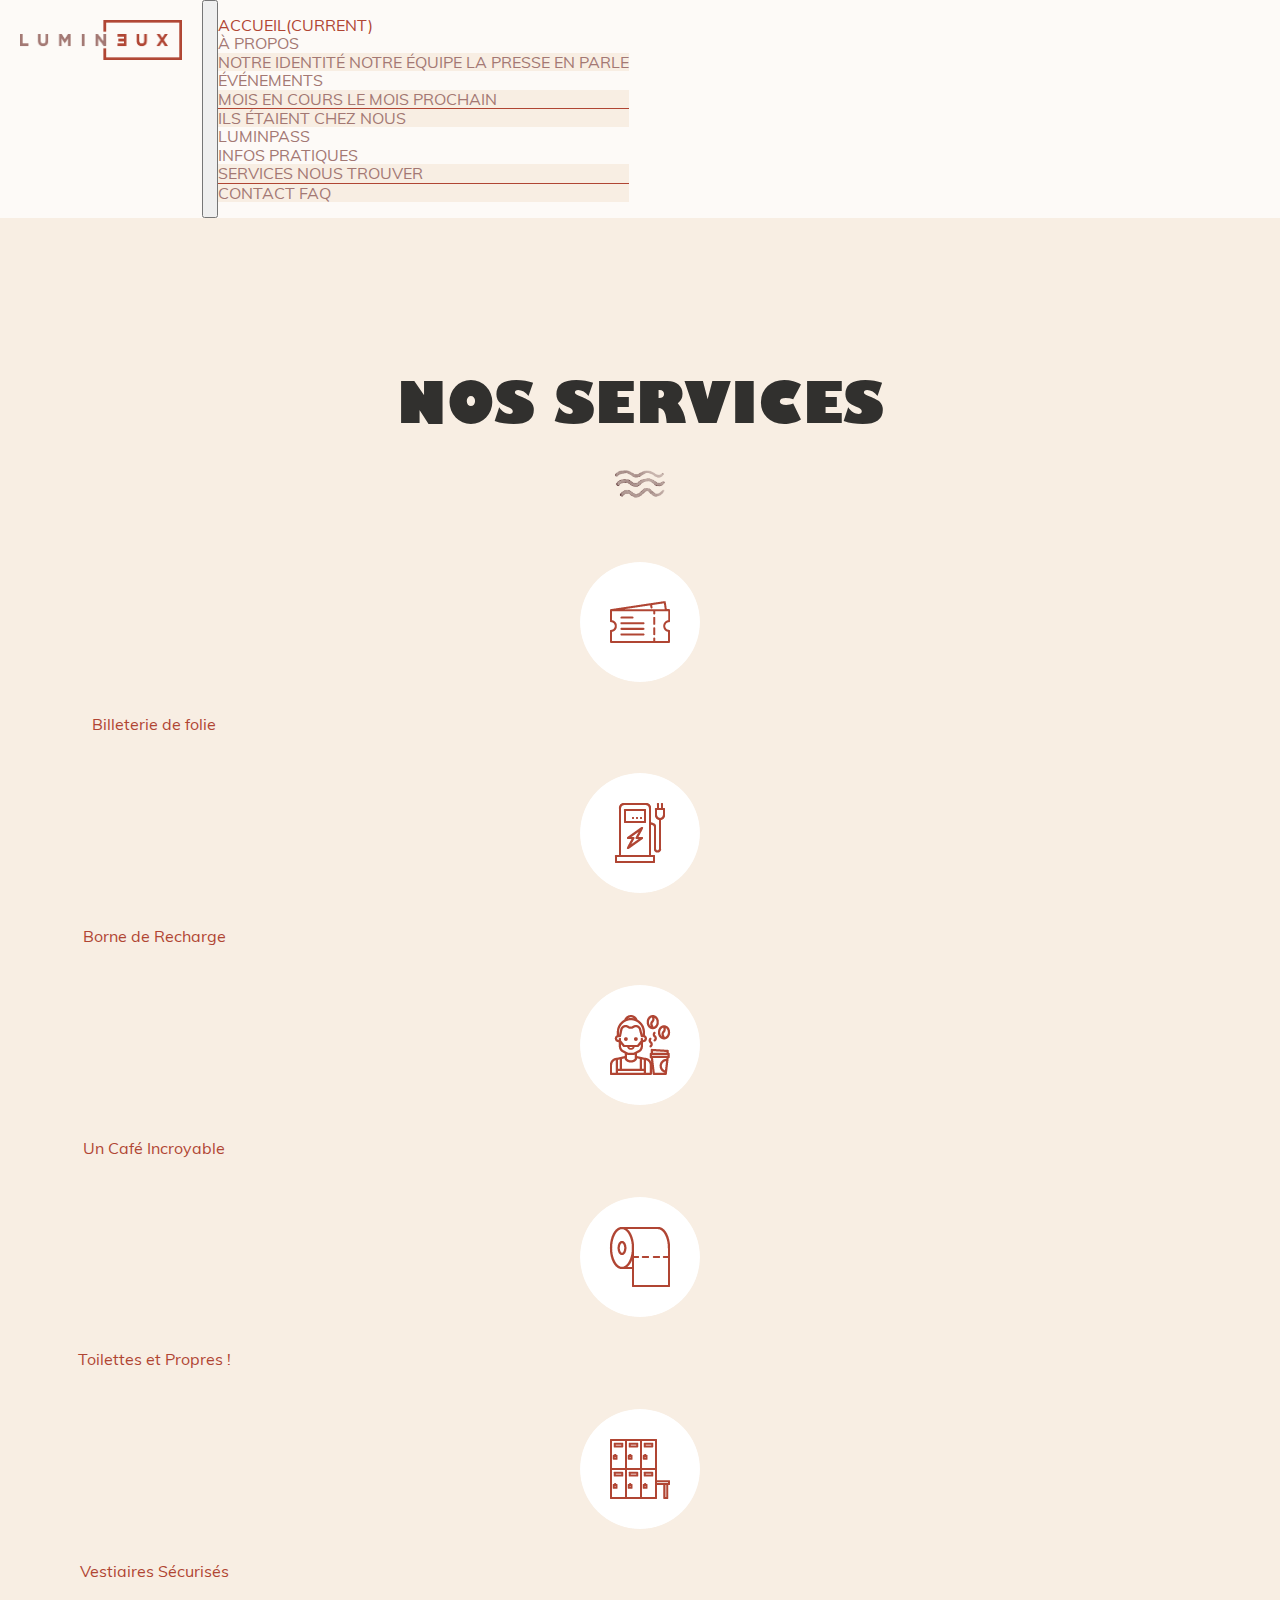
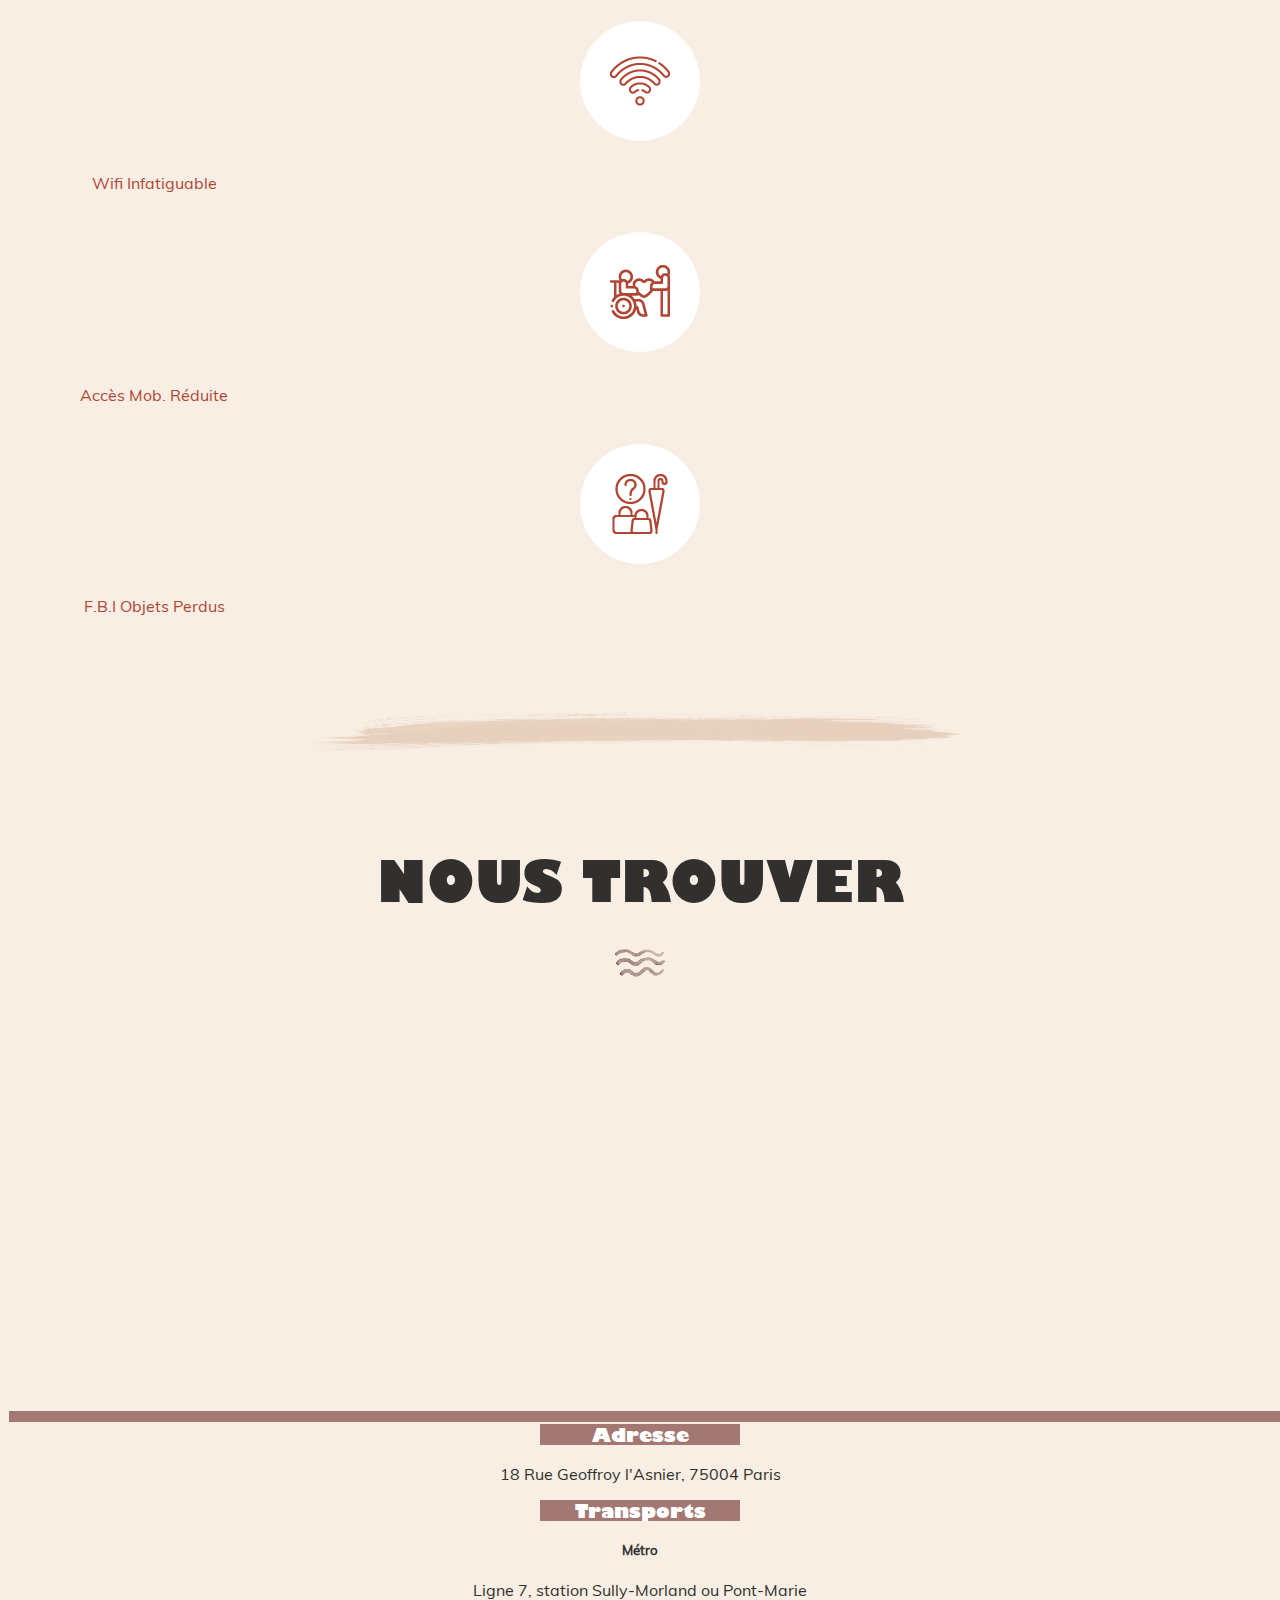
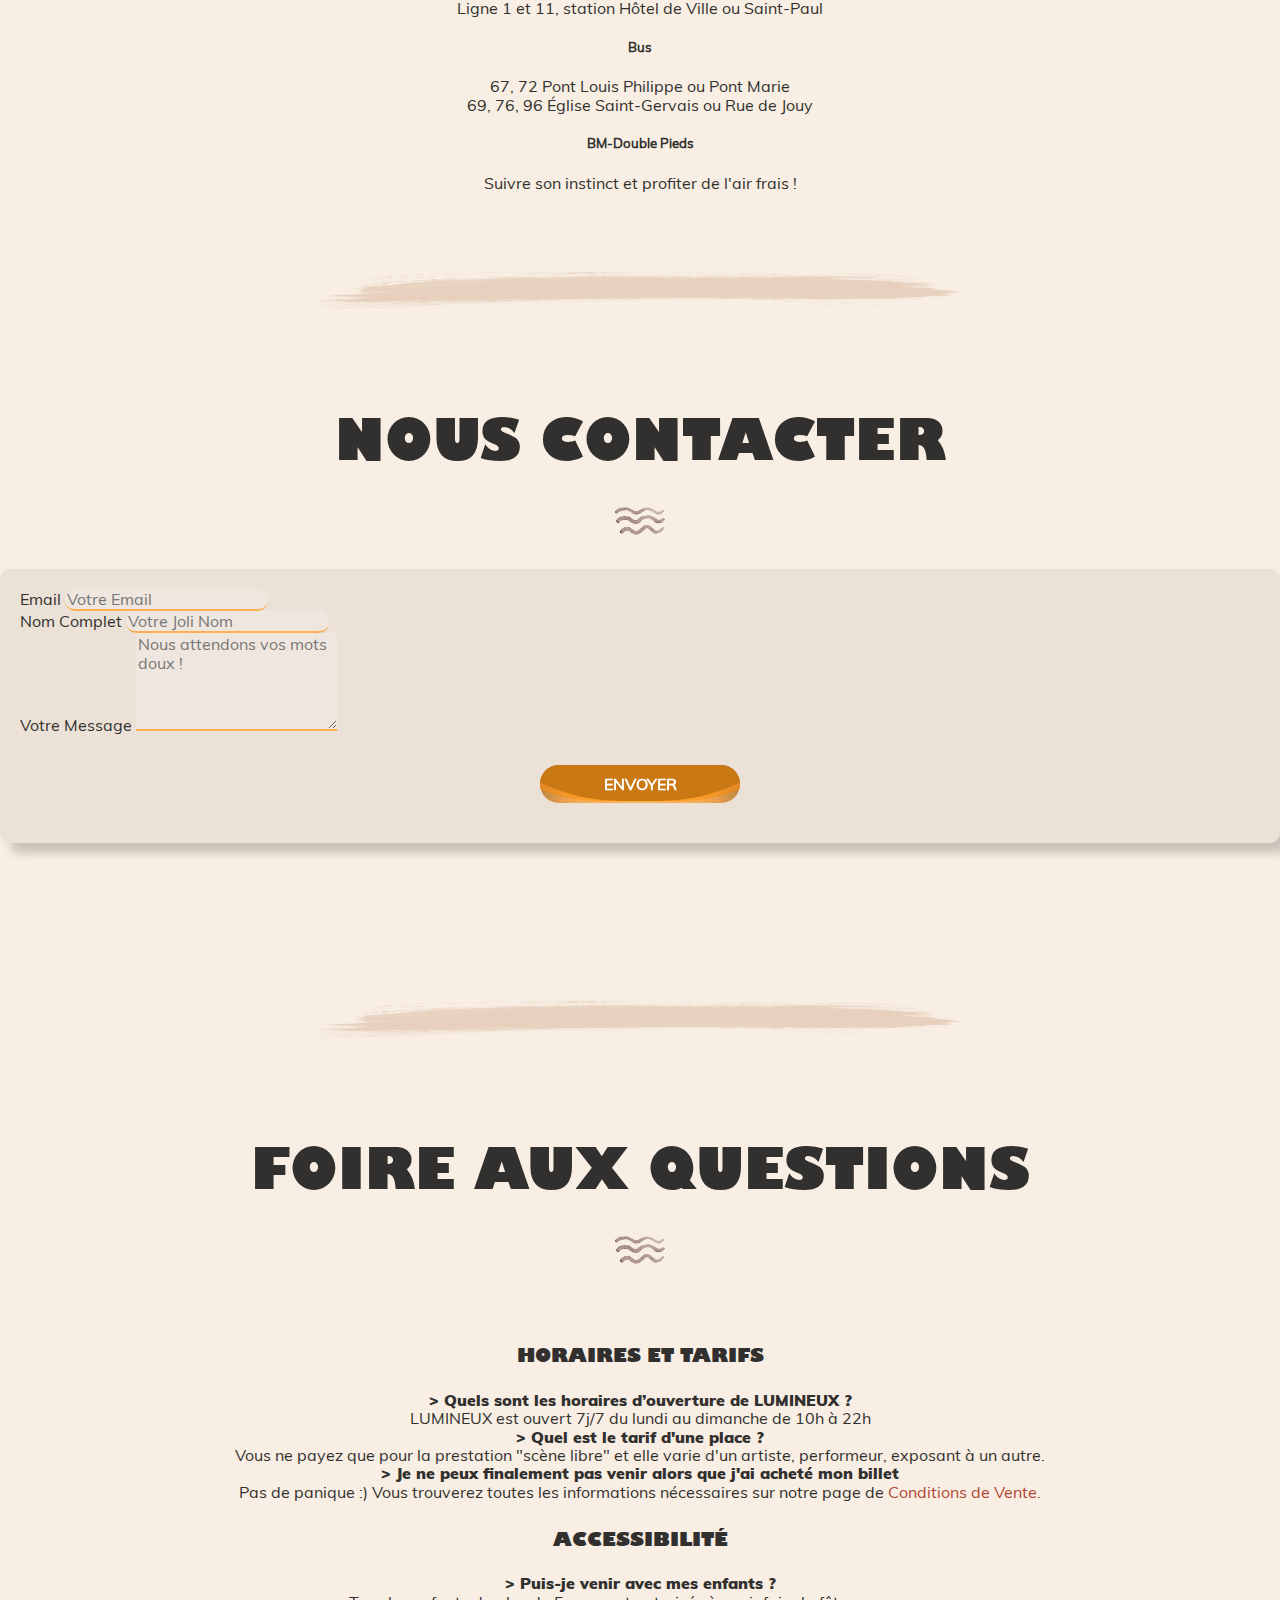
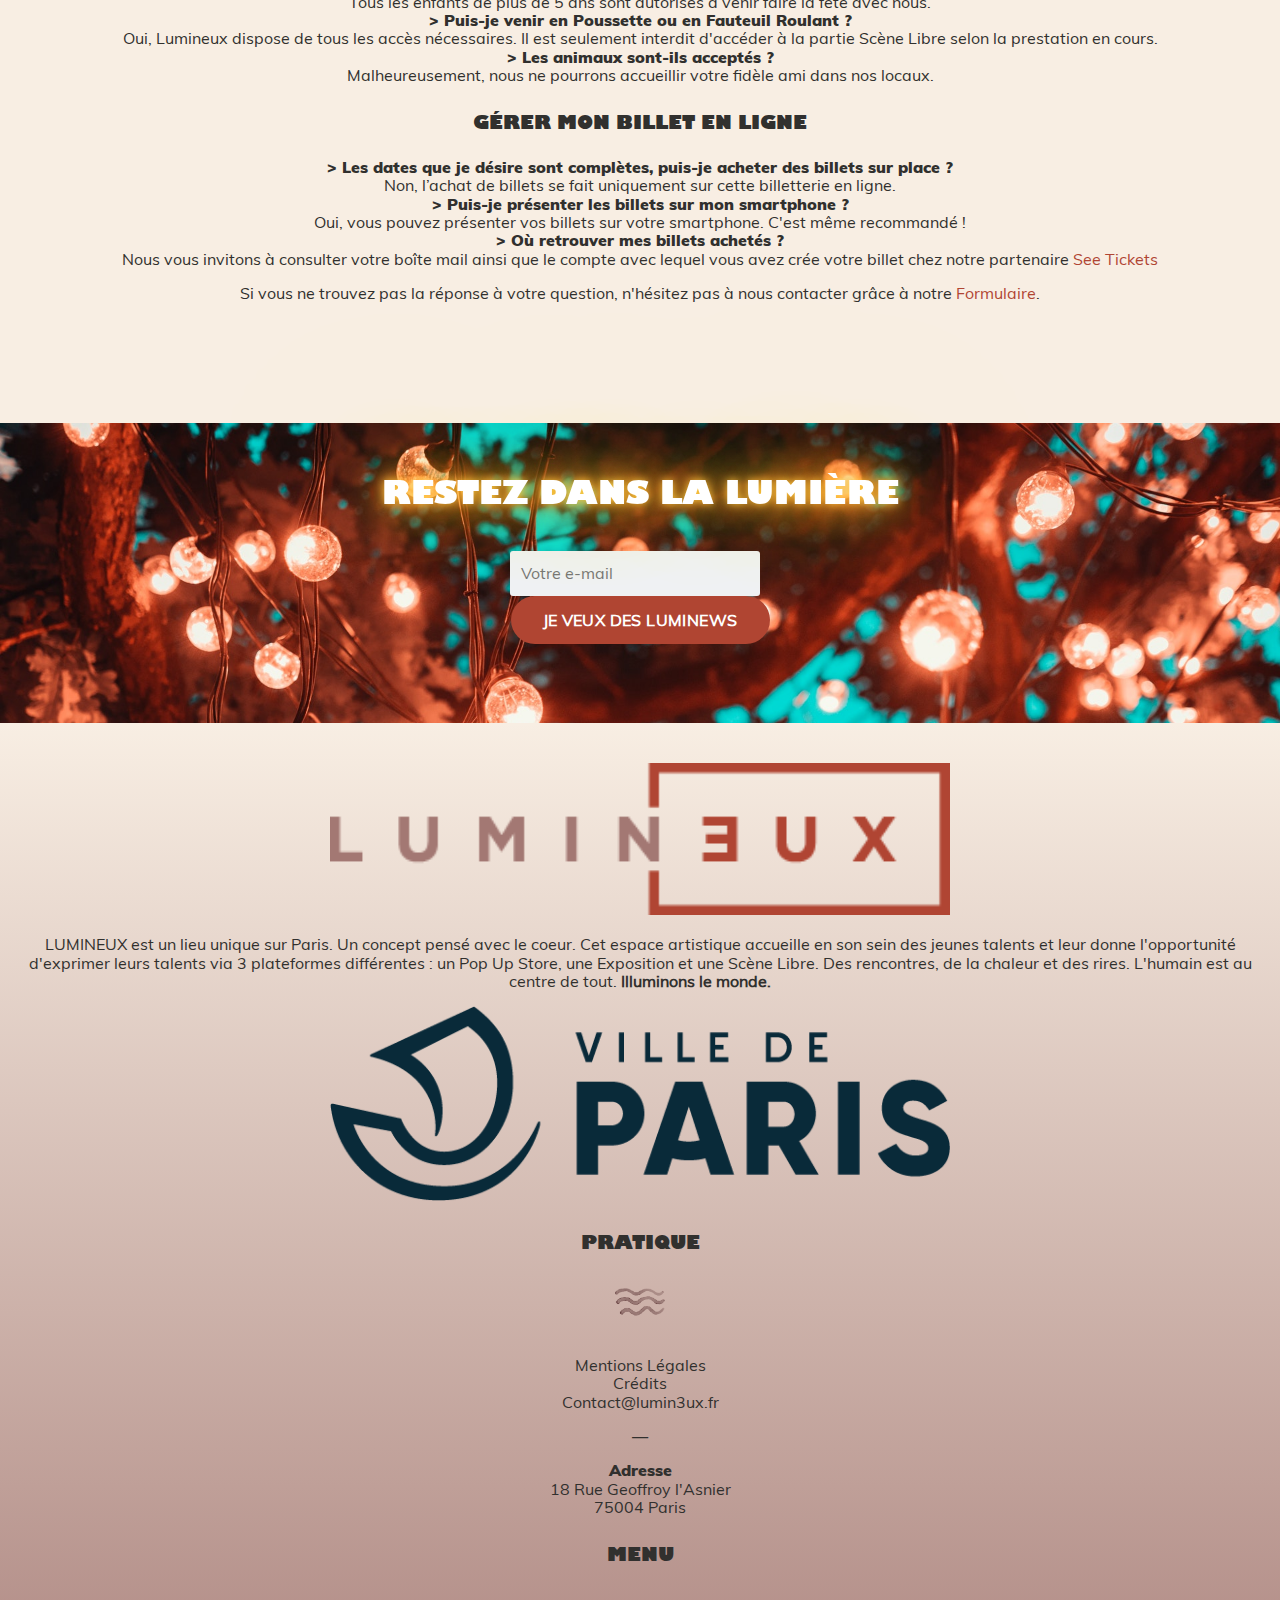
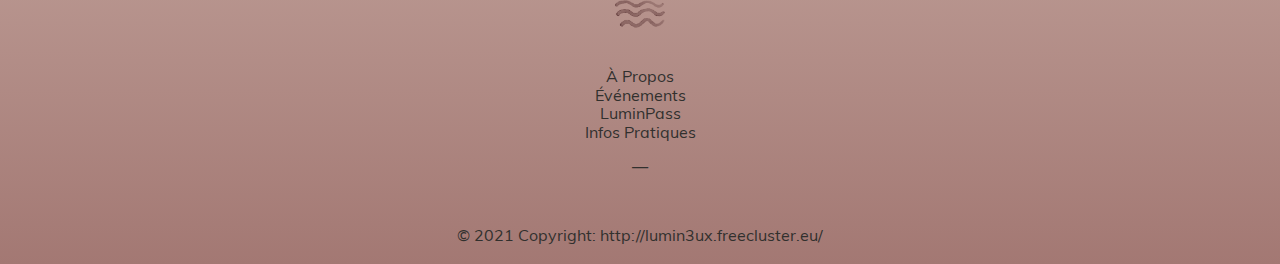
<file: infos.html>
<!DOCTYPE html>
<html lang="fr">

<head>
  <!-- Début de : Métas pour partage RESEAUX SOCIAUX "Open Graph" -->

  <meta charset="UTF-8">
  <meta name="viewport" content="width=device-width, initial-scale=1.0">
  <meta name="author" content="LUMINEUX">
  <meta name="description"
    content="LUMINEUX : Page d'informations pratiques. Nous trouver, nous contacter et découvrir nos horaires et nos services">

  <meta property="og:url" content="http://lumin3ux.freecluster.eu/" />
  <meta property="og:type" content="website" />
  <meta property="og:image" content="assets/pics/og-banner.jpg">
  <meta property="og:description"
    content="LUMINEUX un concept multiculturel Parisien dédié à l’art et aux jeunes talents. Nous sommes humain, engagé et écoresponsable.">
  <meta property="og:title" content="LUMINEUX — Lieu unique de découvertes artistiques à Paris">

  <meta name="twitter:card"
    content="LUMINEUX un concept multiculturel Parisien dédié à l’art et aux jeunes talents. Nous sommes humain, engagé et écoresponsable." />
  <meta name="twitter:site" content="http://lumin3ux.freecluster.eu/" />
  <meta name="twitter:creator" content="@lumin3ux" />
  <meta name="twitter:title" content="LUMINEUX — Lieu unique de découvertes artistiques à Paris">

  <!-- Fin de : Métas pour partage RESEAUX SOCIAUX "Open Graph" -->

  <!-- Début de : Links d'intégrations de FONTS, FONT AWESOME, CSS, BOOTSTRAP, etc... -->

  <link rel="shortcut icon" href="assets/logo/favicon-Lumin3ux.png" type="image/x-icon">
  <link rel="stylesheet" href="https://cdn.jsdelivr.net/npm/bootstrap@4.5.3/dist/css/bootstrap.min.css"
    integrity="sha384-TX8t27EcRE3e/ihU7zmQxVncDAy5uIKz4rEkgIXeMed4M0jlfIDPvg6uqKI2xXr2" crossorigin="anonymous">
  <link rel="stylesheet" href="https://pro.fontawesome.com/releases/v5.10.0/css/all.css"
    integrity="sha384-AYmEC3Yw5cVb3ZcuHtOA93w35dYTsvhLPVnYs9eStHfGJvOvKxVfELGroGkvsg+p" crossorigin="anonymous" />

  <link href="css/normalize.css" rel="stylesheet" />
  <link href="css/style.css" rel="stylesheet" />
  <link href="css/style-root.css" rel="stylesheet" />

  <!-- Fin de : Links d'intégrations de FONTS, FONT AWESOME, CSS, BOOTSTRAP, etc... -->

  <title>LUMINEUX — Informations Pratiques</title>
</head>

<body>
  <div id="loader" class="center"></div>
  <header>
    <!-- Début de : NAVBAR -->

    <nav class="navbar navbar-expand-lg fixed-top navbar-light">
      <a href="index.html"><img src="assets/logo/logo-Lumin3ux-bg-light.png" id="navbar-logo" height="40"
          alt="logo"></a>
      <button class="navbar-toggler" type="button" data-toggle="collapse" data-target="#navbarSupportedContent"
        aria-controls="navbarSupportedContent" aria-expanded="false" aria-label="Toggle navigation">
        <span class="navbar-toggler-icon"></span>
      </button>

      <div class="collapse navbar-collapse" id="navbarSupportedContent">
        <ul class="navbar-nav ml-auto">
          <li class="nav-item active">
            <a class="nav-link" href="index.html">Accueil<span class="sr-only">(current)</span></a>
          </li>

          <li class="nav-item dropdown">
            <a class="nav-link dropdown-toggle" href="a-propos.html" role="button" data-toggle="dropdown"
              aria-haspopup="true" aria-expanded="false">
              À propos
            </a>
            <div class="dropdown-menu" aria-labelledby="navbarDropdown">
              <a class="nav-link dropdown-item" href="a-propos.html#identite">Notre Identité</a>
              <a class="nav-link dropdown-item" href="a-propos.html#equipe">Notre Équipe</a>
              <a class="nav-link  dropdown-item" href="a-propos.html#articles-presse">La Presse en Parle</a>
            </div>
          </li>

          <li class="nav-item dropdown">
            <a class="nav-link dropdown-toggle" href="evenements.html" role="button" data-toggle="dropdown"
              aria-haspopup="true" aria-expanded="false">
              Événements
            </a>
            <div class="dropdown-menu" aria-labelledby="navbarDropdown">
              <a class="nav-link dropdown-item" href="evenements.html">Mois en Cours</a>
              <a class="nav-link dropdown-item" href="evenements.html#mois-prochain">Le Mois Prochain</a>
              <div class="dropdown-divider"></div>
              <a class="nav-link dropdown-item" href="evenements.html#ancienne-programmation">Ils étaient chez nous</a>
            </div>
          </li>

          <li class="nav-item">
            <a class="nav-link" href="luminpass.html">Luminpass</a>
          </li>

          <li class="nav-item dropdown">
            <a class="nav-link dropdown-toggle" href="infos.html" role="button" data-toggle="dropdown"
              aria-haspopup="true" aria-expanded="false">
              Infos Pratiques
            </a>
            <div class="dropdown-menu" aria-labelledby="navbarDropdown">
              <a class="nav-link dropdown-item" href="infos.html">Services</a>
              <a class="nav-link dropdown-item" href="infos.html#nous-trouver">Nous Trouver</a>
              <div class="dropdown-divider"></div>
              <a class="nav-link dropdown-item" href="infos.html#contact">Contact</a>
              <a class="nav-link dropdown-item" href="infos.html#faq">FAQ</a>
            </div>
          </li>
        </ul>
      </div>
    </nav>

    <nav class="navbar navbar-expand-lg nav-solid navbar-light">
      <a href="index.html"><img src="assets/logo/logo-Lumin3ux-bg-light.png" id="navbar-logo" height="40"
          alt="logo"></a>
      <button class="navbar-toggler" type="button" data-toggle="collapse" data-target="#navbarSupportedContent"
        aria-controls="navbarSupportedContent" aria-expanded="false" aria-label="Toggle navigation">
        <span class="navbar-toggler-icon"></span>
      </button>

      <div class="collapse navbar-collapse" id="navbarSupportedContent">
        <ul class="navbar-nav ml-auto">
          <li class="nav-item active">
            <a class="nav-link" href="index.html">Accueil<span class="sr-only">(current)</span></a>
          </li>

          <li class="nav-item dropdown">
            <a class="nav-link dropdown-toggle" href="a-propos.html" role="button" data-toggle="dropdown"
              aria-haspopup="true" aria-expanded="false">
              À propos
            </a>
            <div class="dropdown-menu" aria-labelledby="navbarDropdown">
              <a class="nav-link dropdown-item" href="a-propos.html#identite">Notre Identité</a>
              <a class="nav-link dropdown-item" href="a-propos.html#equipe">Notre Équipe</a>
              <a class="nav-link  dropdown-item" href="a-propos.html#articles-presse">La Presse en Parle</a>
            </div>
          </li>

          <li class="nav-item dropdown">
            <a class="nav-link dropdown-toggle" href="evenements.html" role="button" data-toggle="dropdown"
              aria-haspopup="true" aria-expanded="false">
              Événements
            </a>
            <div class="dropdown-menu" aria-labelledby="navbarDropdown">
              <a class="nav-link dropdown-item" href="evenements.html">Mois en Cours</a>
              <a class="nav-link dropdown-item" href="evenements.html#mois-prochain">Le Mois Prochain</a>
              <div class="dropdown-divider"></div>
              <a class="nav-link dropdown-item" href="evenements.html#ancienne-programmation">Ils étaient chez nous</a>
            </div>
          </li>

          <li class="nav-item">
            <a class="nav-link" href="luminpass.html">Luminpass</a>
          </li>

          <li class="nav-item dropdown">
            <a class="nav-link dropdown-toggle" href="infos.html" role="button" data-toggle="dropdown"
              aria-haspopup="true" aria-expanded="false">
              Infos Pratiques
            </a>
            <div class="dropdown-menu" aria-labelledby="navbarDropdown">
              <a class="nav-link dropdown-item" href="infos.html">Services</a>
              <a class="nav-link dropdown-item" href="infos.html#nous-trouver">Nous Trouver</a>
              <div class="dropdown-divider"></div>
              <a class="nav-link dropdown-item" href="infos.html#contact">Contact</a>
              <a class="nav-link dropdown-item" href="infos.html#faq">FAQ</a>
            </div>
          </li>

        </ul>
      </div>
    </nav>
    <!-- Fin de : NAVBAR -->
  </header>

  <main>

    <!-- Début de : SERVICES -->

    <section class="container-fluid bande-services">
      <h1>Nos Services</h1>
      <img class="wave" alt="Séparateur Vague" src="assets/pics/squiggle.png">
      <div class="container">
        <div class="row row-service">

          <figure>
            <img src="assets/icons/icon_billeterie.png" alt="icone-billetterie" class="icon-service">
            <figcaption>Billeterie de folie</figcaption>
          </figure>

          <figure>
            <img src="assets/icons/icon_borne-recharge.png" alt="icone-borne-recharge" class="icon-service">
            <figcaption>Borne de Recharge</figcaption>
          </figure>

          <figure>
            <img src="assets/icons/icon_cafe.png" alt="icone-cafe" class="icon-service">
            <figcaption>Un Café Incroyable</figcaption>
          </figure>

          <figure>
            <img src="assets/icons/icon_toilettes.png" alt="icone-toilettes" class="icon-service">
            <figcaption>Toilettes et Propres !</figcaption>
          </figure>

        </div>

        <div class="row row-service">

          <figure>
            <img src="assets/icons/icon_vestiaires.png" alt="icone-vestiaires" class="icon-service">
            <figcaption>Vestiaires Sécurisés</figcaption>
          </figure>

          <figure>
            <img src="assets/icons/icon_wifi.png" alt="icone-wifi" class="icon-service">
            <figcaption>Wifi Infatiguable</figcaption>
          </figure>

          <figure>
            <img src="assets/icons/icon_mobilite-reduite.png" alt="icone-mobilite-reduite" class="icon-service">
            <figcaption>Accès Mob. Réduite</figcaption>
          </figure>

          <figure>
            <img src="assets/icons/icon_objets-perdus.png" alt="icon_objets-perdus" class="icon-service">
            <figcaption>F.B.I Objets Perdus</figcaption>
          </figure>

        </div>

      </div>
    </section>

    <!-- Fin de : SERVICES -->

    <img src="assets/pics/separator.png" class="separateur" alt="separateur-pinceau">

    <!-- Début de : NOUS TROUVER -->
    <a id="nous-trouver"></a>
    <section class="container-fluid infos-bande-carte">
      <h1>Nous trouver</h1>
      <img class="wave" alt="Séparateur Vague" src="assets/pics/squiggle.png">
      <div class="container">
        <div class="row map-row">

          <div class="col-sm">
            <iframe
              src="https://www.google.com/maps/embed?pb=!1m18!1m12!1m3!1d2625.189319086522!2d2.354096416110331!3d48.854600179287125!2m3!1f0!2f0!3f0!3m2!1i1024!2i768!4f13.1!3m3!1m2!1s0x47e671fd10fa77a9%3A0xb2bbd365849898f2!2sWebForce3%20Paris%204%C3%A8me%20-%20Formation%20D%C3%A9veloppeur%20web%2C%20Technicien%20syst%C3%A8mes%20r%C3%A9seaux%2C%20Designer%20web%20marketing%20digital...!5e0!3m2!1sfr!2sfr!4v1611827495044!5m2!1sfr!2sfr"
              width="100%" height="400" allowfullscreen="" aria-hidden="false" tabindex="0"></iframe>
          </div>
          <section class="col-sm map-legend">

            <h3>Adresse</h3>
            <p>18 Rue Geoffroy l'Asnier, 75004 Paris</p>
            <h3>Transports</h3>
            <h5>Métro</h5>
            <ul>
              <li>Ligne 7, station Sully-Morland ou Pont-Marie</li>
              <li>Ligne 1 et 11, station Hôtel de Ville ou Saint-Paul</li>
            </ul>
            <h5>Bus</h5>
            <ul>
              <li>67, 72 Pont Louis Philippe ou Pont Marie</li>
              <li>69, 76, 96 Église Saint-Gervais ou Rue de Jouy</li>
            </ul>
            <h5>BM-Double Pieds</h5>
            <ul>
              <li>Suivre son instinct et profiter de l'air frais !</li>
            </ul>
          </section>
        </div>
      </div>
    </section>

    <!-- Fin de : NOUS TROUVER -->

    <img src="assets/pics/separator.png" class="separateur" alt="separateur-pinceau">

    <!-- Début de : NOUS CONTACTER -->
    <a id="contact"></a>
    <section class="container-fluid bande-contact">
      <h1>Nous contacter</h1>
      <img class="wave" alt="Séparateur Vague" src="assets/pics/squiggle.png">
      <div class="container">
        <form class="suscribe-form">
          <div class="form-row">
            <div class="form-group col-md-6">
              <label for="validationServer01">Email</label>
              <input type="email" class="form-control" id="validationServer" placeholder="Votre Email" required>
            </div>

            <div class="form-group col-md-6">
              <label for="validationServer03">Nom Complet</label>
              <input type="text" class="form-control" id="validationServer03" placeholder="Votre Joli Nom" required>
            </div>
          </div>

          <div class="form-group">
            <label for="exampleFormControlTextarea1">Votre Message</label>
            <textarea class="form-control" id="exampleFormControlTextarea1" rows="5"
              placeholder="Nous attendons vos mots doux !" required></textarea>
          </div>

          <button type="submit" class="yellow-liquid-a" style='border:none' value="submit"><span>ENVOYER</span>
            <p class="yellow-liquid"></p>
          </button>
        </form>
      </div>
    </section>

    <!-- Fin de : NOUS CONTACTER -->

    <img src="assets/pics/separator.png" class="separateur" alt="separateur-pinceau">

    <!-- Début de : FAQ  -->
    <a id="faq"></a>
    <section class="container-fluid bande-faq">
      <h1>FOIRE AUX QUESTIONS</h1>
      <img class="wave" alt="Séparateur Vague" src="assets/pics/squiggle.png">
      <section class="container text-justify section-faq">

        <h4>Horaires et tarifs</h4>
        <ul>
          <li class="bold">> Quels sont les horaires d’ouverture de LUMINEUX ?</li>
          <li>LUMINEUX est ouvert 7j/7 du lundi au dimanche de 10h à 22h</li>
          <li class="bold">> Quel est le tarif d'une place ?</li>
          <li>Vous ne payez que pour la prestation "scène libre" et elle varie d'un artiste, performeur, exposant à un
            autre.</li>
          <li class="bold">> Je ne peux finalement pas venir alors que j'ai acheté mon billet</li>
          <li>Pas de panique :) Vous trouverez toutes les informations nécessaires sur notre page de <a
              href="legal.html" class="faq-link">Conditions de Vente.</a></li>
        </ul>
        <h4>Accessibilité</h4>
        <ul>
          <li class="bold">> Puis-je venir avec mes enfants ?</li>
          <li>Tous les enfants de plus de 5 ans sont autorisés à venir faire la fête avec nous.</li>
          <li class="bold">> Puis-je venir en Poussette ou en Fauteuil Roulant ? </li>
          <li>Oui, Lumineux dispose de tous les accès nécessaires. Il est seulement interdit d'accéder à la partie Scène
            Libre selon la prestation en cours.</li>
          <li class="bold">> Les animaux sont-ils acceptés ?</li>
          <li>Malheureusement, nous ne pourrons accueillir votre fidèle ami dans nos locaux.</li>
        </ul>
        <h4>Gérer mon billet en ligne</h4>
        <ul>
          <li class="bold">> Les dates que je désire sont complètes, puis-je acheter des billets sur place ?</li>
          <li>Non, l’achat de billets se fait uniquement sur cette billetterie en ligne.</li>
          <li class="bold">> Puis-je présenter les billets sur mon smartphone ?</li>
          <li>Oui, vous pouvez présenter vos billets sur votre smartphone. C'est même recommandé !</li>
          <li class="bold">> Où retrouver mes billets achetés ?</li>
          <li>Nous vous invitons à consulter votre boîte mail ainsi que le compte avec lequel vous avez crée votre
            billet chez notre partenaire <a href="https://www.seetickets.com/fr/" class="faq-link">See Tickets</a></li>
        </ul>
        Si vous ne trouvez pas la réponse à votre question, n'hésitez pas à nous contacter grâce à notre <a
          href="#contact" class="faq-link">Formulaire</a>.

      </section>
    </section>

    <!-- Fin de : FAQ -->



    <!-- Début de : NEWSLETTER -->

    <section class="container-fluid bande-newsletter">
      <h1 class="neon">Restez dans la Lumière</h1>
      <div class="newsletter-subscribe mt-5 container">
        <div class="container-fluid">
          <form class="form-inline" method="post">
            <div class="form-group"><input class="form-control" type="email" name="email" placeholder="Votre e-mail">
            </div>
            <div class="form-group"><button class="btn btn-primary" type="button">Je veux des LUMINEWS</button></div>
          </form>
        </div>
      </div>
    </section>

    <!-- Fin de : NEWSLETTER -->

    <!-- Début de : BUTTON ON TOP -->

    <button onclick="topFunction()" id="myBtn" title="Go to top"><i class="fas fa-arrow-up"></i></button>

    <!-- Fin de : BUTTON ON TOP -->

  </main>

  <footer class="text-center text-lg-start">
    <!-- Grid container -->
    <div class="container p-4">
      <!--Grid row-->
      <div class="row">
        <!--Grid column-->
        <div class="col-lg-6 col-md-12 mb-4 mb-md-0 footer-col">
          <a href="index.html"><img src="assets/logo/logo-Lumin3ux-bg-light.png" id="lumin3ux-logo"
              alt="lumin3ux-logo"></a>
          <p>
            LUMINEUX est un lieu unique sur Paris. Un concept pensé avec le coeur.
            Cet espace artistique accueille en son sein des jeunes talents et leur donne l'opportunité d'exprimer leurs
            talents via 3 plateformes différentes : un Pop Up Store, une Exposition et une Scène Libre.
            Des rencontres, de la chaleur et des rires. L'humain est au centre de tout. <strong>Illuminons le
              monde.</strong>
          </p>
          <a href="https://www.paris.fr/" target="_blank"><img src="assets/pics/ville_paris.png" id="paris-logo"
              alt="paris-art-logo"></a>
        </div>
        <!--Grid column-->

        <!--Grid column-->
        <section class="col-lg-3 col-md-6 mb-4 mb-md-0 footer-col">
          <h4>Pratique</h4>
          <img class="wave-footer" alt="Séparateur Vague" src="assets/pics/squiggle.png">


          <ul class="list-unstyled mb-0">
            <li>
              <a href="legal.html">Mentions Légales</a>
            </li>
            <li>
              <a href="legal.html#credits">Crédits</a>
            </li>
            <li>
              <a href="mailto:contact@lumin3ux.fr">Contact@lumin3ux.fr</a>
            </li>
          </ul>
          <p>—</p>
          <ul class="list-unstyled mb-0">
            <li>
              <span class="bold">Adresse</span>
            </li>
            <li>
              18 Rue Geoffroy l'Asnier
            </li>
            <li>
              75004 Paris
            </li>
          </ul>

        </section>
        <!--Grid column-->

        <!--Grid column-->
        <section class="col-lg-3 col-md-6 mb-4 mb-md-0 footer-col">
          <h4>Menu</h4>
          <img class="wave-footer" alt="Séparateur Vague" src="assets/pics/squiggle.png">


          <ul class="list-unstyled">
            <li>
              <a href="a-propos.html">À Propos</a>
            </li>
            <li>
              <a href="evenements.html">Événements</a>
            </li>
            <li>
              <a href="luminpass.html">LuminPass</a>
            </li>
            <li>
              <a href="infos.html">Infos Pratiques</a>
            </li>
          </ul>
          <p>—</p>
          <ul class="list-unstyled mb-0">
            <li> <a href="https://facebook.com/" target="_blank" class="as-fab-a"><i class="fab fa-facebook-f"></i></a>
              <a href="https://instagram.com/" target="_blank" class="as-fab-a"><i class="fab fa-instagram"></i></a>
              <a href="https://twitter.com/" target="_blank" class="as-fab-a"><i class="fab fa-twitter"></i></a>
            </li>
          </ul>
        </section>
      </div>
      <!--Grid column-->
    </div>
    <!--Grid row-->
   
    <!-- Grid container -->

    <!-- Copyright -->
    <div class="text-center p-3">
      © 2021 Copyright:
      <a href="http://lumin3ux.freecluster.eu/" rel="nofollow">http://lumin3ux.freecluster.eu/</a>
    </div>
    <!-- Copyright -->
  </footer>

  <script src="https://code.jquery.com/jquery-3.5.1.slim.min.js"
    integrity="sha384-DfXdz2htPH0lsSSs5nCTpuj/zy4C+OGpamoFVy38MVBnE+IbbVYUew+OrCXaRkfj"
    crossorigin="anonymous"></script>
  <script src="https://cdn.jsdelivr.net/npm/popper.js@1.16.1/dist/umd/popper.min.js"
    integrity="sha384-9/reFTGAW83EW2RDu2S0VKaIzap3H66lZH81PoYlFhbGU+6BZp6G7niu735Sk7lN"
    crossorigin="anonymous"></script>
  <script src="https://cdn.jsdelivr.net/npm/bootstrap@4.5.3/dist/js/bootstrap.min.js"
    integrity="sha384-w1Q4orYjBQndcko6MimVbzY0tgp4pWB4lZ7lr30WKz0vr/aWKhXdBNmNb5D92v7s"
    crossorigin="anonymous"></script>
  <script src="js/script.js"></script>



</body>

</html>
</file>
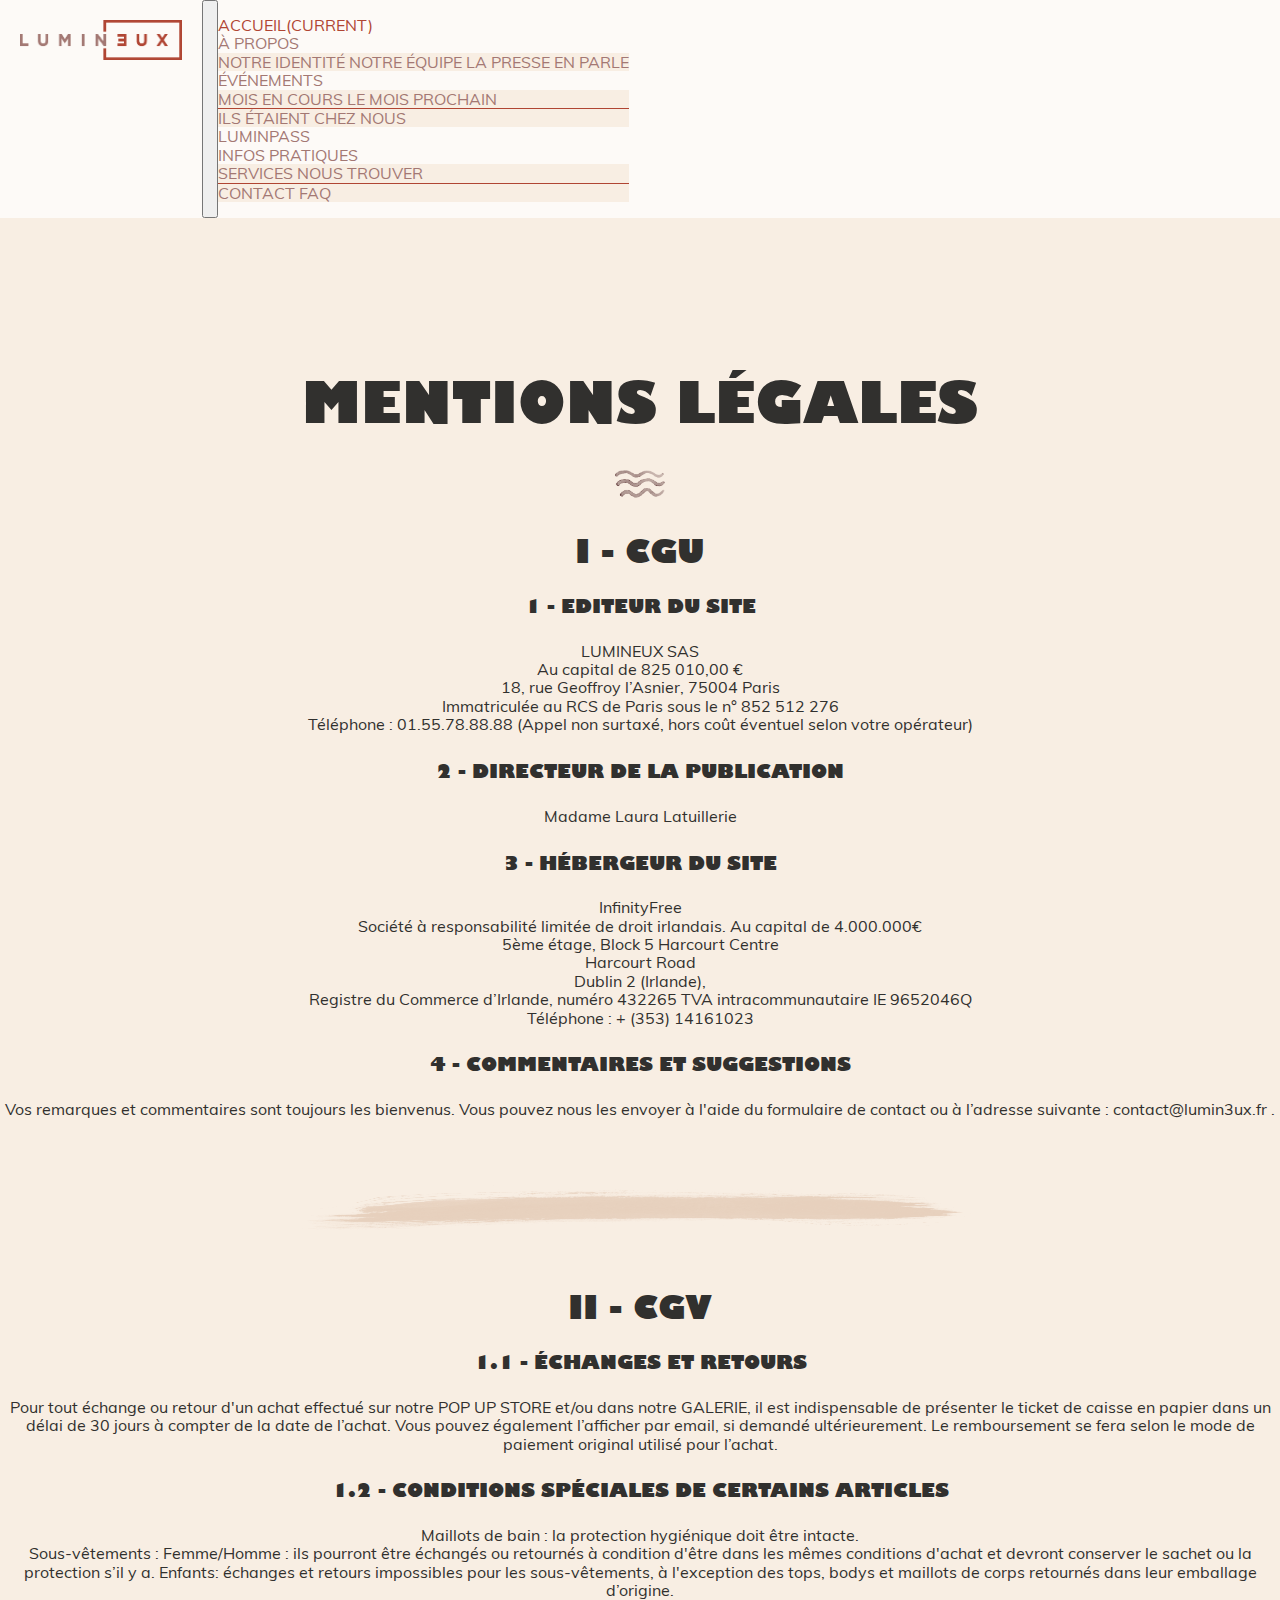
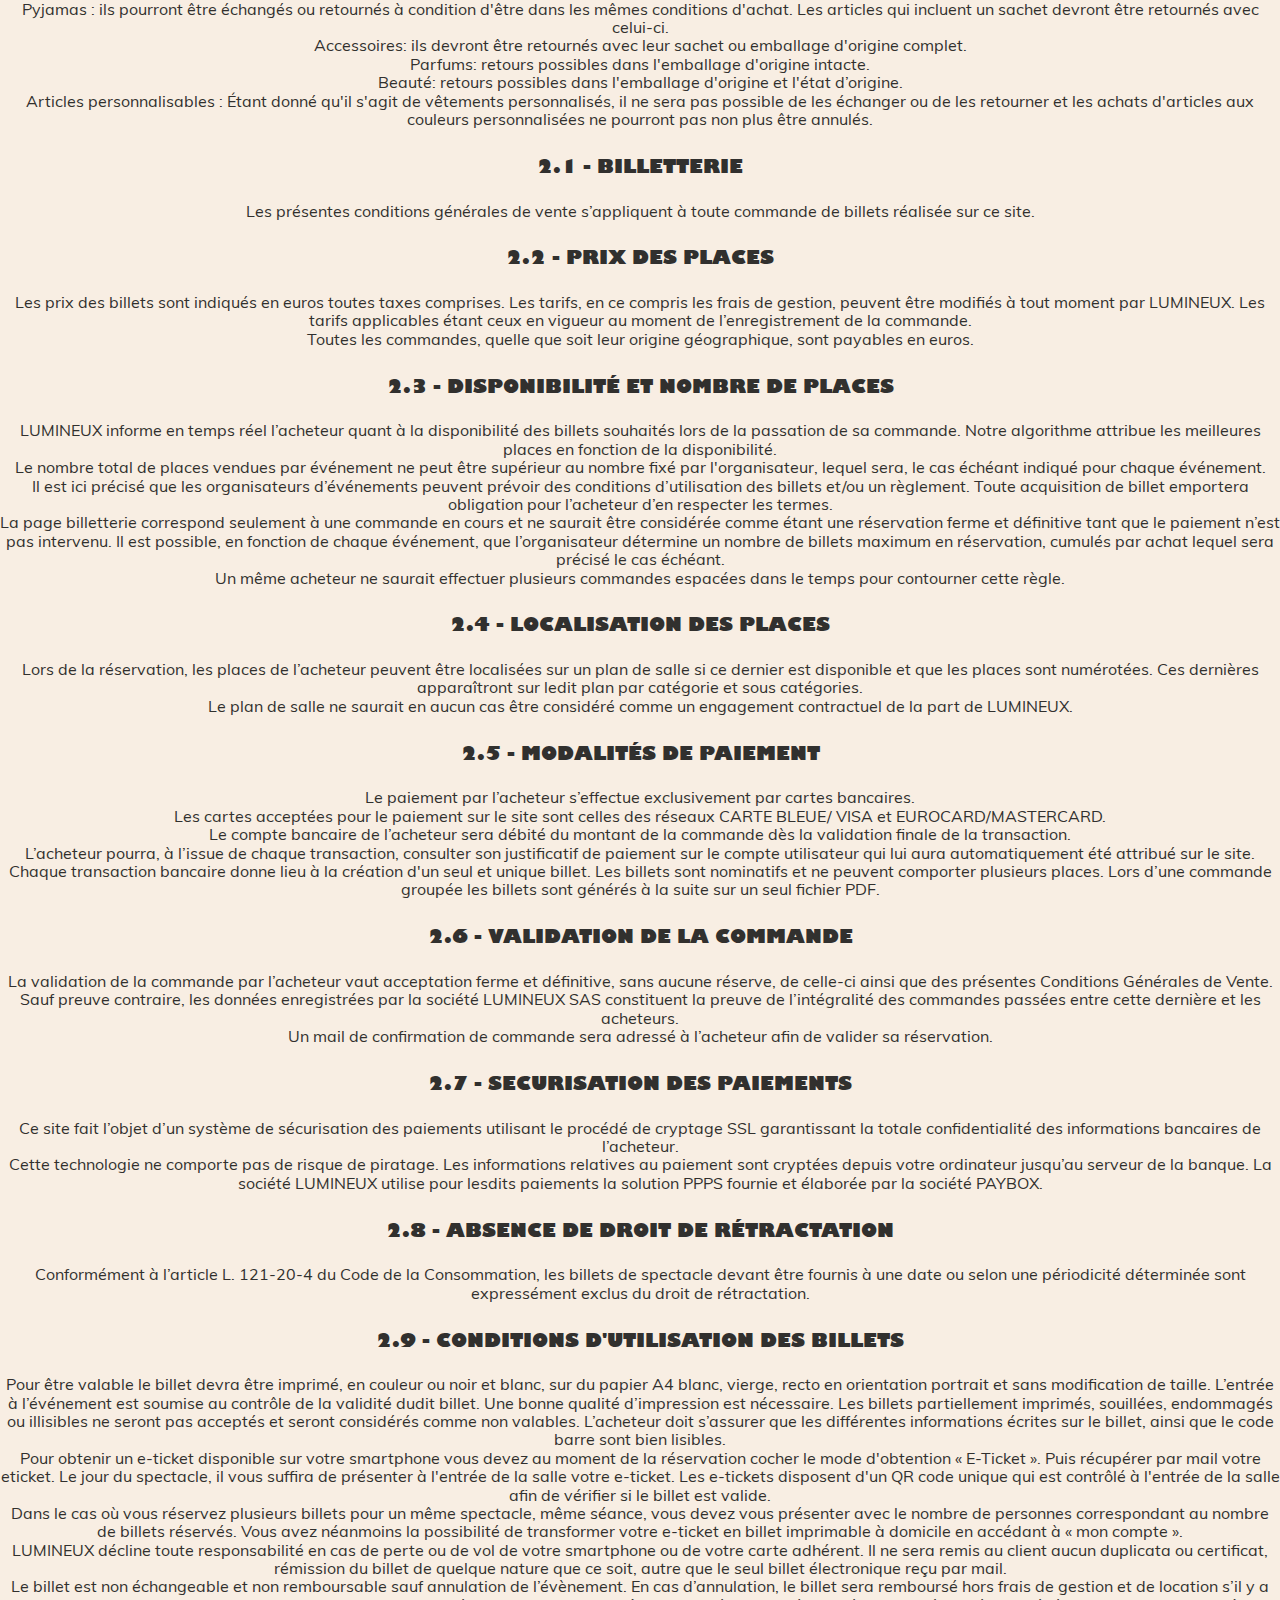
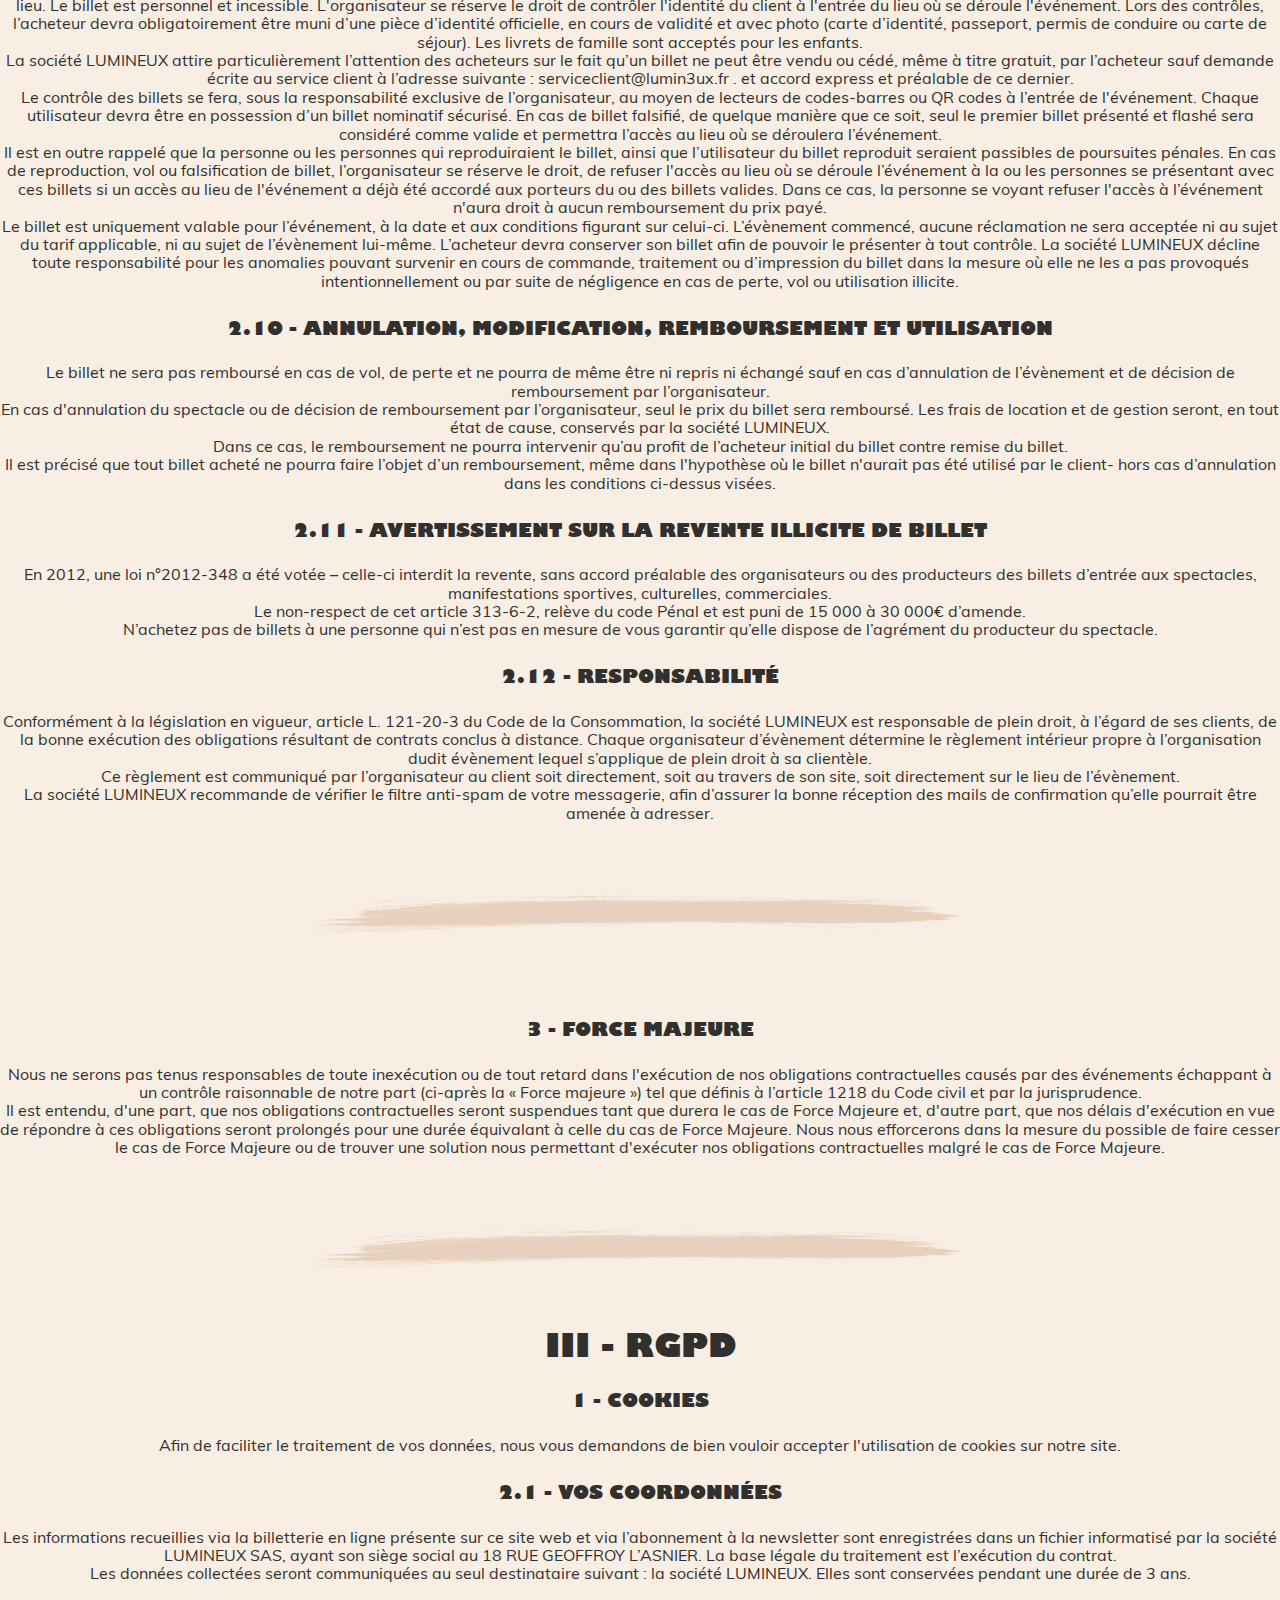
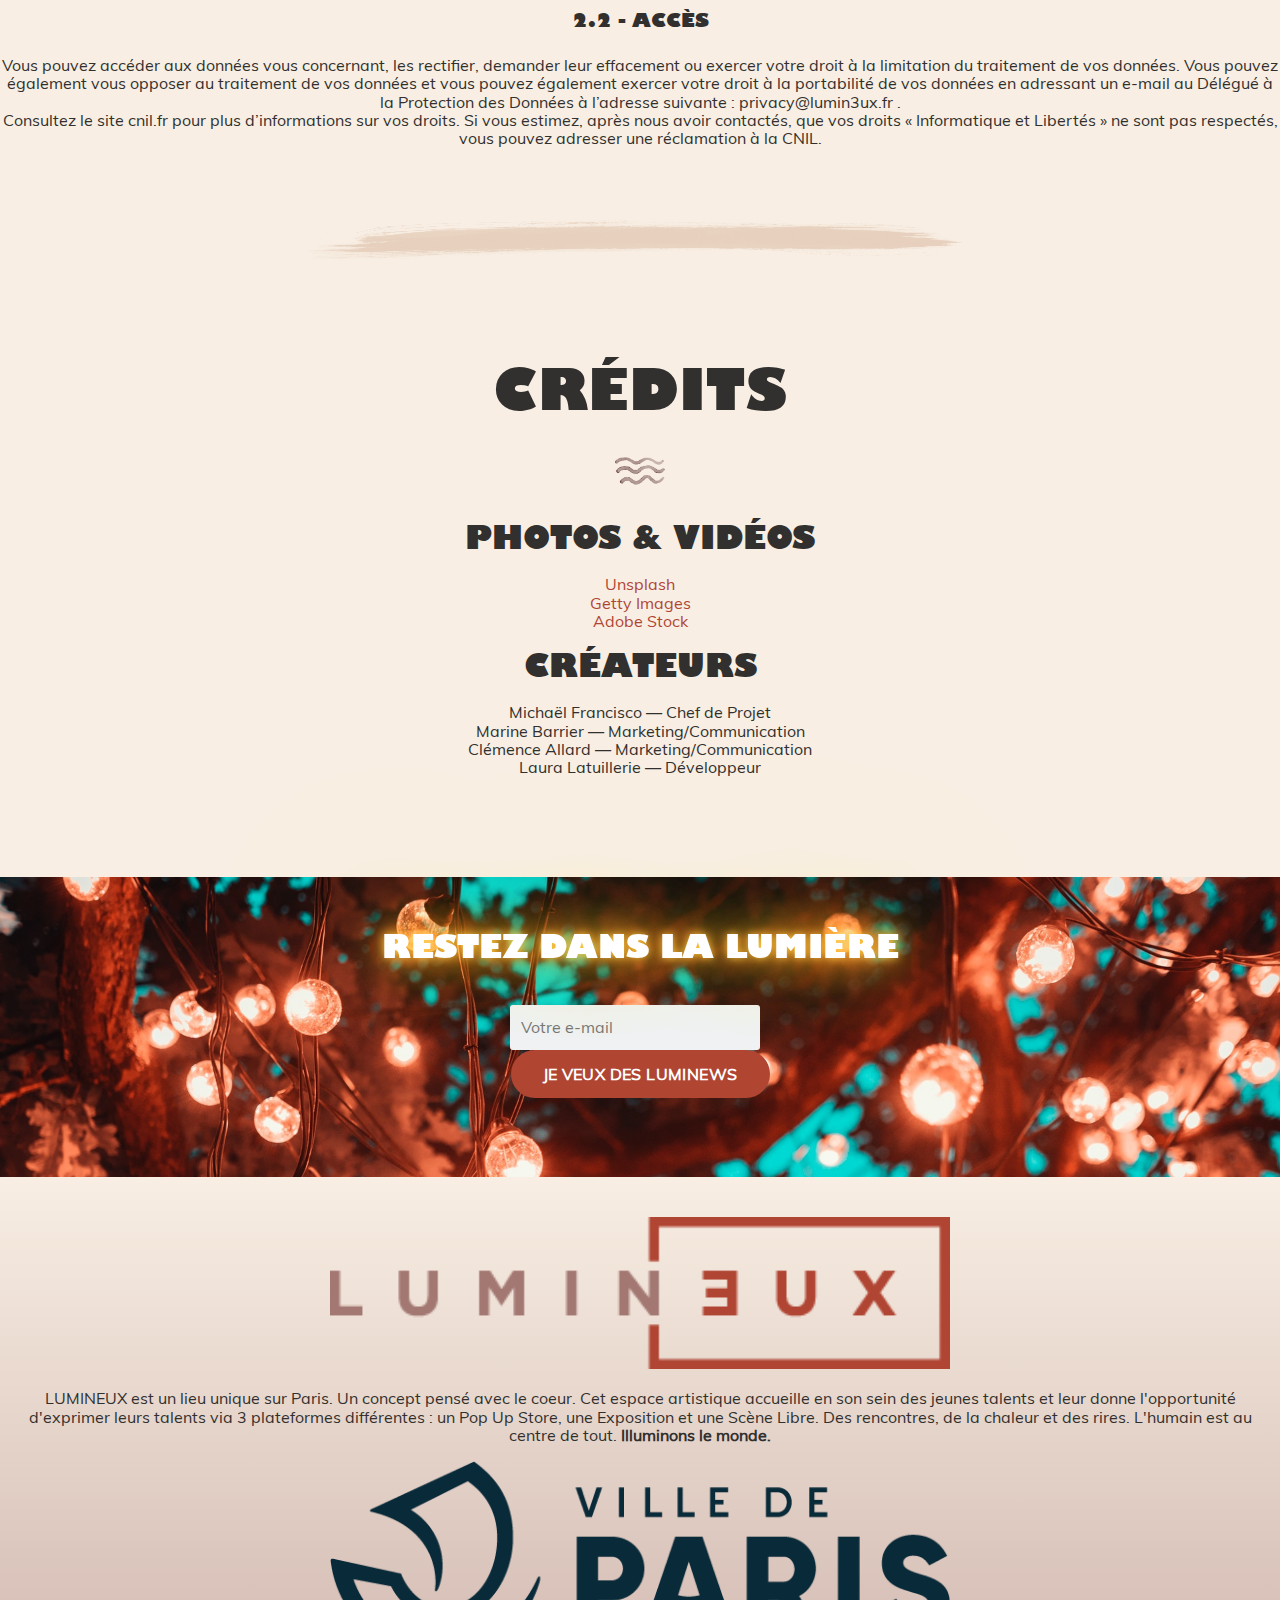
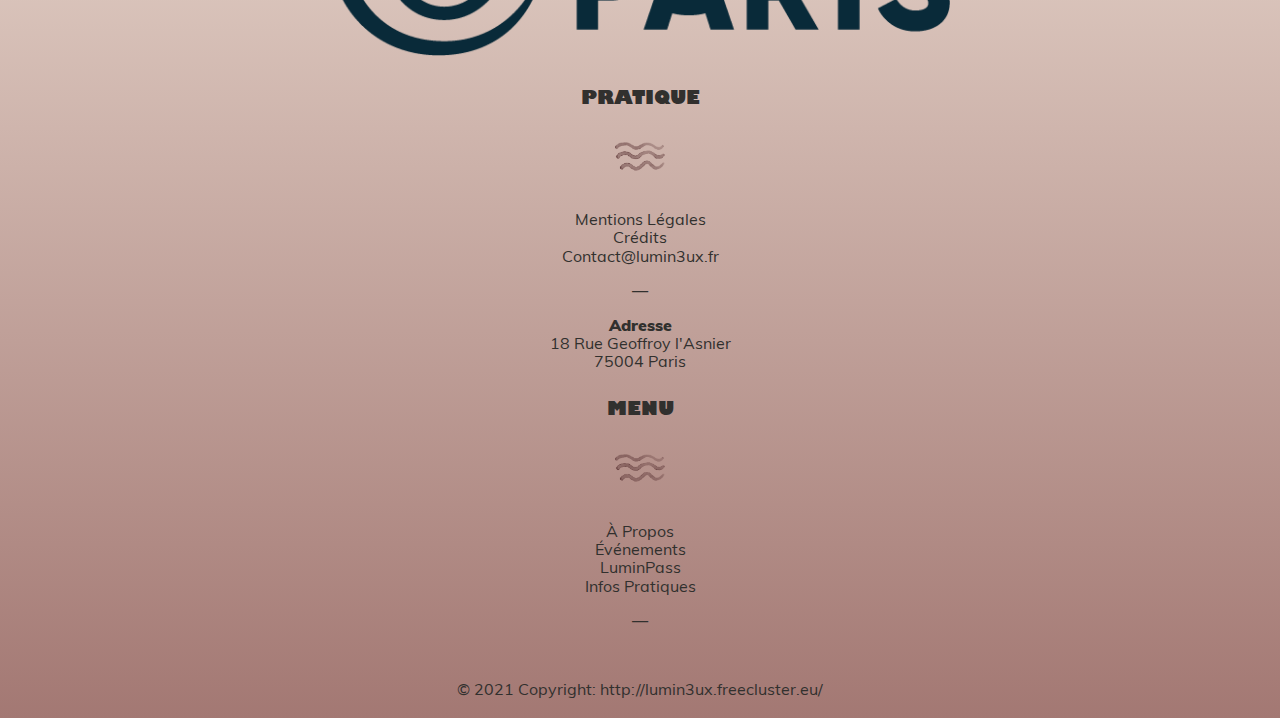
<file: legal.html>
<!DOCTYPE html>
<html lang="fr">

<head>
  <!-- Début de : Métas pour partage RESEAUX SOCIAUX "Open Graph" -->

  <meta charset="UTF-8">
  <meta name="viewport" content="width=device-width, initial-scale=1.0">
  <meta name="author" content="LUMINEUX">
  <meta name="description"
    content="Mentions Légales de LUMINEUX, un concept multiculturel Parisien dédié à l’art. Humains, engagés et écoresponsables.">

  <meta property="og:url" content="http://lumin3ux.freecluster.eu/" />
  <meta property="og:type" content="website" />
  <meta property="og:image" content="assets/pics/og-banner.jpg">
  <meta property="og:description"
    content="LUMINEUX un concept multiculturel Parisien dédié à l’art et aux jeunes talents. Nous sommes humain, engagé et écoresponsable.">
  <meta property="og:title" content="LUMINEUX — Lieu unique de découvertes artistiques à Paris">

  <meta name="twitter:card"
    content="LUMINEUX un concept multiculturel Parisien dédié à l’art et aux jeunes talents. Nous sommes humain, engagé et écoresponsable." />
  <meta name="twitter:site" content="http://lumin3ux.freecluster.eu/" />
  <meta name="twitter:creator" content="@lumin3ux" />
  <meta name="twitter:title" content="LUMINEUX — Lieu unique de découvertes artistiques à Paris">

  <!-- Fin de : Métas pour partage RESEAUX SOCIAUX "Open Graph" -->

  <!-- Début de : Links d'intégrations de FONTS, FONT AWESOME, CSS, BOOTSTRAP, etc... -->

  <link rel="shortcut icon" href="assets/logo/favicon-Lumin3ux.png" type="image/x-icon">
  <link rel="stylesheet" href="https://cdn.jsdelivr.net/npm/bootstrap@4.5.3/dist/css/bootstrap.min.css"
    integrity="sha384-TX8t27EcRE3e/ihU7zmQxVncDAy5uIKz4rEkgIXeMed4M0jlfIDPvg6uqKI2xXr2" crossorigin="anonymous">
  <link rel="stylesheet" href="https://pro.fontawesome.com/releases/v5.10.0/css/all.css"
    integrity="sha384-AYmEC3Yw5cVb3ZcuHtOA93w35dYTsvhLPVnYs9eStHfGJvOvKxVfELGroGkvsg+p" crossorigin="anonymous" />

  <link href="css/normalize.css" rel="stylesheet" />
  <link href="css/style.css" rel="stylesheet" />
  <link href="css/style-root.css" rel="stylesheet" />

  <!-- Fin de : Links d'intégrations de FONTS, FONT AWESOME, CSS, BOOTSTRAP, etc... -->

  <title>LUMINEUX — Mentions Légales, CGU, CGV, RGPD</title>
</head>

<body>
  <div id="loader" class="center"></div>
  <header>
    <!-- Début de : NAVBAR -->

    <nav class="navbar navbar-expand-lg fixed-top navbar-light">
      <a href="index.html"><img src="assets/logo/logo-Lumin3ux-bg-light.png" id="navbar-logo" height="40"
          alt="logo"></a>
      <button class="navbar-toggler" type="button" data-toggle="collapse" data-target="#navbarSupportedContent"
        aria-controls="navbarSupportedContent" aria-expanded="false" aria-label="Toggle navigation">
        <span class="navbar-toggler-icon"></span>
      </button>

      <div class="collapse navbar-collapse" id="navbarSupportedContent">
        <ul class="navbar-nav ml-auto">
          <li class="nav-item active">
            <a class="nav-link" href="index.html">Accueil<span class="sr-only">(current)</span></a>
          </li>

          <li class="nav-item dropdown">
            <a class="nav-link dropdown-toggle" href="a-propos.html" role="button" data-toggle="dropdown"
              aria-haspopup="true" aria-expanded="false">
              À propos
            </a>
            <div class="dropdown-menu" aria-labelledby="navbarDropdown">
              <a class="nav-link dropdown-item" href="a-propos.html#identite">Notre Identité</a>
              <a class="nav-link dropdown-item" href="a-propos.html#equipe">Notre Équipe</a>
              <a class="nav-link  dropdown-item" href="a-propos.html#articles-presse">La Presse en Parle</a>
            </div>
          </li>

          <li class="nav-item dropdown">
            <a class="nav-link dropdown-toggle" href="evenements.html" role="button" data-toggle="dropdown"
              aria-haspopup="true" aria-expanded="false">
              Événements
            </a>
            <div class="dropdown-menu" aria-labelledby="navbarDropdown">
              <a class="nav-link dropdown-item" href="evenements.html">Mois en Cours</a>
              <a class="nav-link dropdown-item" href="evenements.html#mois-prochain">Le Mois Prochain</a>
              <div class="dropdown-divider"></div>
              <a class="nav-link dropdown-item" href="evenements.html#ancienne-programmation">Ils étaient chez nous</a>
            </div>
          </li>

          <li class="nav-item">
            <a class="nav-link" href="luminpass.html">Luminpass</a>
          </li>

          <li class="nav-item dropdown">
            <a class="nav-link dropdown-toggle" href="infos.html" role="button" data-toggle="dropdown"
              aria-haspopup="true" aria-expanded="false">
              Infos Pratiques
            </a>
            <div class="dropdown-menu" aria-labelledby="navbarDropdown">
              <a class="nav-link dropdown-item" href="infos.html">Services</a>
              <a class="nav-link dropdown-item" href="infos.html#nous-trouver">Nous Trouver</a>
              <div class="dropdown-divider"></div>
              <a class="nav-link dropdown-item" href="infos.html#contact">Contact</a>
              <a class="nav-link dropdown-item" href="infos.html#faq">FAQ</a>
            </div>
          </li>
        </ul>
      </div>
    </nav>

    <nav class="navbar navbar-expand-lg nav-solid navbar-light">
      <a href="index.html"><img src="assets/logo/logo-Lumin3ux-bg-light.png" id="navbar-logo" height="40"
          alt="logo"></a>
      <button class="navbar-toggler" type="button" data-toggle="collapse" data-target="#navbarSupportedContent"
        aria-controls="navbarSupportedContent" aria-expanded="false" aria-label="Toggle navigation">
        <span class="navbar-toggler-icon"></span>
      </button>

      <div class="collapse navbar-collapse" id="navbarSupportedContent">
        <ul class="navbar-nav ml-auto">
          <li class="nav-item active">
            <a class="nav-link" href="index.html">Accueil<span class="sr-only">(current)</span></a>
          </li>

          <li class="nav-item dropdown">
            <a class="nav-link dropdown-toggle" href="a-propos.html" role="button" data-toggle="dropdown"
              aria-haspopup="true" aria-expanded="false">
              À propos
            </a>
            <div class="dropdown-menu" aria-labelledby="navbarDropdown">
              <a class="nav-link dropdown-item" href="a-propos.html#identite">Notre Identité</a>
              <a class="nav-link dropdown-item" href="a-propos.html#equipe">Notre Équipe</a>
              <a class="nav-link  dropdown-item" href="a-propos.html#articles-presse">La Presse en Parle</a>
            </div>
          </li>

          <li class="nav-item dropdown">
            <a class="nav-link dropdown-toggle" href="evenements.html" role="button" data-toggle="dropdown"
              aria-haspopup="true" aria-expanded="false">
              Événements
            </a>
            <div class="dropdown-menu" aria-labelledby="navbarDropdown">
              <a class="nav-link dropdown-item" href="evenements.html">Mois en Cours</a>
              <a class="nav-link dropdown-item" href="evenements.html#mois-prochain">Le Mois Prochain</a>
              <div class="dropdown-divider"></div>
              <a class="nav-link dropdown-item" href="evenements.html#ancienne-programmation">Ils étaient chez nous</a>
            </div>
          </li>

          <li class="nav-item">
            <a class="nav-link" href="luminpass.html">Luminpass</a>
          </li>

          <li class="nav-item dropdown">
            <a class="nav-link dropdown-toggle" href="infos.html" role="button" data-toggle="dropdown"
              aria-haspopup="true" aria-expanded="false">
              Infos Pratiques
            </a>
            <div class="dropdown-menu" aria-labelledby="navbarDropdown">
              <a class="nav-link dropdown-item" href="infos.html">Services</a>
              <a class="nav-link dropdown-item" href="infos.html#nous-trouver">Nous Trouver</a>
              <div class="dropdown-divider"></div>
              <a class="nav-link dropdown-item" href="infos.html#contact">Contact</a>
              <a class="nav-link dropdown-item" href="infos.html#faq">FAQ</a>
            </div>
          </li>

        </ul>
      </div>
    </nav>
    <!-- Fin de : NAVBAR -->
  </header>

  <!-- Début de : MENTIONS LEGALES -->

  <main>

    <a id="mentions-legales"></a>
    <div class="container bande-mentions-legales">
      <section>
        <h1>Mentions Légales</h1>
        <img class="wave" alt="Séparateur Vague" src="assets/pics/squiggle.png">
        <article class="text-justify">
          <h2 class="text-center">I - CGU</h2>
          <h4 class="text-center">1 - EDITEUR DU SITE</h4>
          <ul>
            <li>LUMINEUX SAS</li>
            <li>Au capital de 825 010,00 €</li>
            <li>18, rue Geoffroy l’Asnier, 75004 Paris</li>
            <li>Immatriculée au RCS de Paris sous le n° 852 512 276</li>
            <li>Téléphone : 01.55.78.88.88 (Appel non surtaxé, hors coût éventuel selon votre opérateur)</li>
          </ul>
          <h4 class="text-center">2 - DIRECTEUR DE LA PUBLICATION</h4>
          <ul>
            <li>Madame Laura Latuillerie</li>
          </ul>
          <h4 class="text-center">3 - HÉBERGEUR DU SITE</h4>
          <ul>
            <li>InfinityFree</li>
            <li>Société à responsabilité limitée de droit irlandais. Au capital de 4.000.000€</li>
            <li>5ème étage, Block 5 Harcourt Centre</li>
            <li>Harcourt Road</li>
            <li>Dublin 2 (Irlande),</li>
            <li>Registre du Commerce d’Irlande, numéro 432265 TVA intracommunautaire IE 9652046Q</li>
            <li>Téléphone : + (353) 14161023</li>
          </ul>
          <h4 class="text-center">4 - COMMENTAIRES ET SUGGESTIONS</h4>
          <p>Vos remarques et commentaires sont toujours les bienvenus. Vous pouvez nous les
            envoyer à l'aide du formulaire de contact ou à l’adresse suivante : contact@lumin3ux.fr .
          </p>
        </article>
        <img src="assets/pics/separator.png" class="separateur" alt="separateur-pinceau">
        <article class="text-justify">

          <h2 class="text-center">II - CGV</h2>
          <h4 class="text-center">1.1 - ÉCHANGES ET RETOURS</h4>
          <p>Pour tout échange ou retour d'un achat effectué sur notre POP UP STORE et/ou dans
            notre GALERIE, il est indispensable de présenter le ticket de caisse en papier dans un
            délai de 30 jours à compter de la date de l’achat. Vous pouvez également l’afficher par email, si demandé
            ultérieurement.
            Le remboursement se fera selon le mode de paiement original utilisé pour l’achat.</p>
          <h4 class="text-center"> 1.2 - CONDITIONS SPÉCIALES DE CERTAINS ARTICLES</h4>
          <ul>
            <li>Maillots de bain : la protection hygiénique doit être intacte.</li>
            <li>Sous-vêtements :
              Femme/Homme : ils pourront être échangés ou retournés à condition d'être dans
              les mêmes conditions d'achat et devront conserver le sachet ou la protection s’il y a.
              Enfants: échanges et retours impossibles pour les sous-vêtements, à l'exception
              des tops, bodys et maillots de corps retournés dans leur emballage d’origine.</li>
            <li>Pyjamas : ils pourront être échangés ou retournés à condition d'être dans les mêmes
              conditions d'achat. Les articles qui incluent un sachet devront être retournés avec
              celui-ci.</li>
            <li>Accessoires: ils devront être retournés avec leur sachet ou emballage d'origine
              complet.</li>
            <li>Parfums: retours possibles dans l'emballage d'origine intacte.</li>
            <li>Beauté: retours possibles dans l'emballage d'origine et l'état d’origine.</li>
            <li>Articles personnalisables : Étant donné qu'il s'agit de vêtements personnalisés, il ne
              sera pas possible de les échanger ou de les retourner et les achats d'articles aux
              couleurs personnalisées ne pourront pas non plus être annulés.</li>
          </ul>
          <h4 class="text-center">2.1 - BILLETTERIE</h4>
          <p>Les présentes conditions générales de vente s’appliquent à toute commande de billets
            réalisée sur ce site.</p>
          <h4 class="text-center">2.2 - PRIX DES PLACES</h4>
          <ul>
            <li>Les prix des billets sont indiqués en euros toutes taxes comprises.
              Les tarifs, en ce compris les frais de gestion, peuvent être modifiés à tout moment par
              LUMINEUX. Les tarifs applicables étant ceux en vigueur au moment de l’enregistrement
              de la commande.</li>
            <li>Toutes les commandes, quelle que soit leur origine géographique, sont payables en
              euros.</li>
          </ul>
          <h4 class="text-center">2.3 - DISPONIBILITÉ ET NOMBRE DE PLACES</h4>
          <ul>
            <li>LUMINEUX informe en temps réel l’acheteur quant à la disponibilité des billets souhaités
              lors de la passation de sa commande. Notre algorithme attribue les meilleures places en
              fonction de la disponibilité.</li>
            <li>Le nombre total de places vendues par événement ne peut être supérieur au nombre fixé
              par l'organisateur, lequel sera, le cas échéant indiqué pour chaque événement.</li>
            <li>Il est ici précisé que les organisateurs d’événements peuvent prévoir des conditions
              d’utilisation des billets et/ou un règlement. Toute acquisition de billet emportera obligation
              pour l’acheteur d’en respecter les termes.</li>
            <li>La page billetterie correspond seulement à une commande en cours et ne saurait être
              considérée comme étant une réservation ferme et définitive tant que le paiement n’est
              pas intervenu. Il est possible, en fonction de chaque événement, que l’organisateur
              détermine un nombre de billets maximum en réservation, cumulés par achat lequel sera
              précisé le cas échéant.</li>
            <li>Un même acheteur ne saurait effectuer plusieurs commandes espacées dans le temps
              pour contourner cette règle.</li>
          </ul>
          <h4 class="text-center">2.4 - LOCALISATION DES PLACES</h4>
          <ul>
            <li>Lors de la réservation, les places de l’acheteur peuvent être localisées sur un plan de
              salle si ce dernier est disponible et que les places sont numérotées. Ces dernières
              apparaîtront sur ledit plan par catégorie et sous catégories.</li>
            <li>Le plan de salle ne saurait en aucun cas être considéré comme un engagement
              contractuel de la part de LUMINEUX.</li>
          </ul>
          <h4 class="text-center">2.5 - MODALITÉS DE PAIEMENT</h4>
          <ul>
            <li>Le paiement par l’acheteur s’effectue exclusivement par cartes bancaires.</li>
            <li>Les cartes acceptées pour le paiement sur le site sont celles des réseaux CARTE BLEUE/
              VISA et EUROCARD/MASTERCARD.</li>
            <li>Le compte bancaire de l’acheteur sera débité du montant de la commande dès la
              validation finale de la transaction.</li>
            <li>L’acheteur pourra, à l’issue de chaque transaction, consulter son justificatif de paiement
              sur le compte utilisateur qui lui aura automatiquement été attribué sur le site.</li>
            <li>Chaque transaction bancaire donne lieu à la création d'un seul et unique billet. Les billets
              sont nominatifs et ne peuvent comporter plusieurs places. Lors d’une commande
              groupée les billets sont générés à la suite sur un seul fichier PDF.</li>
          </ul>

          <h4 class="text-center">2.6 - VALIDATION DE LA COMMANDE</h4>
          <ul>
            <li> La validation de la commande par l’acheteur vaut acceptation ferme et définitive, sans
              aucune réserve, de celle-ci ainsi que des présentes Conditions Générales de Vente.
              Sauf preuve contraire, les données enregistrées par la société LUMINEUX SAS
              constituent la preuve de l’intégralité des commandes passées entre cette dernière et les
              acheteurs.</li>
            <li>Un mail de confirmation de commande sera adressé à l’acheteur afin de valider sa
              réservation.</li>
          </ul>
          <h4 class="text-center">2.7 - SECURISATION DES PAIEMENTS</h4>
          <ul>
            <li>Ce site fait l’objet d’un système de sécurisation des paiements utilisant le procédé de
              cryptage SSL garantissant la totale confidentialité des informations bancaires de
              l’acheteur.</li>
            <li>Cette technologie ne comporte pas de risque de piratage. Les informations relatives au
              paiement sont cryptées depuis votre ordinateur jusqu’au serveur de la banque. La société
              LUMINEUX utilise pour lesdits paiements la solution PPPS fournie et élaborée par la
              société PAYBOX.</li>
          </ul>

          <h4 class="text-center">2.8 - ABSENCE DE DROIT DE RÉTRACTATION</h4>
          <p>Conformément à l’article L. 121-20-4 du Code de la Consommation, les billets de
            spectacle devant être fournis à une date ou selon une périodicité déterminée sont
            expressément exclus du droit de rétractation.</p>
          <h4 class="text-center">2.9 - CONDITIONS D'UTILISATION DES BILLETS</h4>
          <ul>
            <li>Pour être valable le billet devra être imprimé, en couleur ou noir et blanc, sur du papier A4
              blanc, vierge, recto en orientation portrait et sans modification de taille.
              L’entrée à l’événement est soumise au contrôle de la validité dudit billet.
              Une bonne qualité d’impression est nécessaire. Les billets partiellement imprimés,
              souillées, endommagés ou illisibles ne seront pas acceptés et seront considérés comme
              non valables. L’acheteur doit s’assurer que les différentes informations écrites sur le billet,
              ainsi que le code barre sont bien lisibles.</li>
            <li>Pour obtenir un e-ticket disponible sur votre smartphone vous devez au moment de la
              réservation cocher le mode d'obtention « E-Ticket ». Puis récupérer par mail votre eticket.
              Le jour du spectacle, il vous suffira de présenter à l'entrée de la salle votre e-ticket.
              Les e-tickets disposent d'un QR code unique qui est contrôlé à l'entrée de la salle afin de
              vérifier si le billet est valide.</li>
            <li>Dans le cas où vous réservez plusieurs billets pour un même spectacle, même séance,
              vous devez vous présenter avec le nombre de personnes correspondant au nombre de
              billets réservés.
              Vous avez néanmoins la possibilité de transformer votre e-ticket en billet imprimable à
              domicile en accédant à « mon compte ».</li>
            <li>LUMINEUX décline toute responsabilité en cas de perte ou de vol de votre smartphone
              ou de votre carte adhérent. Il ne sera remis au client aucun duplicata ou certificat,
              rémission du billet de quelque nature que ce soit, autre que le seul billet électronique reçu
              par mail.</li>
            <li>Le billet est non échangeable et non remboursable sauf annulation de l’évènement. En
              cas d’annulation, le billet sera remboursé hors frais de gestion et de location s’il y a lieu.
              Le billet est personnel et incessible. L'organisateur se réserve le droit de contrôler
              l'identité du client à l'entrée du lieu où se déroule l'événement. Lors des contrôles,
              l’acheteur devra obligatoirement être muni d’une pièce d’identité officielle, en cours de
              validité et avec photo (carte d’identité, passeport, permis de conduire ou carte de séjour).
              Les livrets de famille sont acceptés pour les enfants.</li>
            <li> La société LUMINEUX attire particulièrement l’attention des acheteurs sur le fait qu’un
              billet ne peut être vendu ou cédé, même à titre gratuit, par l’acheteur sauf demande écrite
              au service client à l’adresse suivante : serviceclient@lumin3ux.fr . et accord express et
              préalable de ce dernier.</li>
            <li>Le contrôle des billets se fera, sous la responsabilité exclusive de l’organisateur, au
              moyen de lecteurs de codes-barres ou QR codes à l’entrée de l'événement. Chaque
              utilisateur devra être en possession d’un billet nominatif sécurisé. En cas de billet falsifié,
              de quelque manière que ce soit, seul le premier billet présenté et flashé sera considéré
              comme valide et permettra l’accès au lieu où se déroulera l’événement.</li>
            <li>Il est en outre rappelé que la personne ou les personnes qui reproduiraient le billet, ainsi
              que l’utilisateur du billet reproduit seraient passibles de poursuites pénales.
              En cas de reproduction, vol ou falsification de billet, l’organisateur se réserve le droit, de
              refuser l'accès au lieu où se déroule l’événement à la ou les personnes se présentant
              avec ces billets si un accès au lieu de l'événement a déjà été accordé aux porteurs du ou
              des billets valides. Dans ce cas, la personne se voyant refuser l'accès à l’événement
              n'aura droit à aucun remboursement du prix payé.</li>
            <li>Le billet est uniquement valable pour l’événement, à la date et aux conditions figurant sur
              celui-ci. L’évènement commencé, aucune réclamation ne sera acceptée ni au sujet du
              tarif applicable, ni au sujet de l’évènement lui-même.
              L’acheteur devra conserver son billet afin de pouvoir le présenter à tout contrôle.
              La société LUMINEUX décline toute responsabilité pour les anomalies pouvant survenir
              en cours de commande, traitement ou d’impression du billet dans la mesure où elle ne les
              a pas provoqués intentionnellement ou par suite de négligence en cas de perte, vol ou
              utilisation illicite.</li>
          </ul>

          <h4 class="text-center">2.10 - ANNULATION, MODIFICATION, REMBOURSEMENT ET UTILISATION</h4>
          <ul>
            <li>Le billet ne sera pas remboursé en cas de vol, de perte et ne pourra de même être ni
              repris ni échangé sauf en cas d’annulation de l’évènement et de décision de
              remboursement par l’organisateur.</li>
            <li>En cas d'annulation du spectacle ou de décision de remboursement par l’organisateur,
              seul le prix du billet sera remboursé. Les frais de location et de gestion seront, en tout
              état de cause, conservés par la société LUMINEUX.</li>
            <li> Dans ce cas, le remboursement ne pourra intervenir qu’au profit de l’acheteur initial du
              billet contre remise du billet.</li>
            <li>Il est précisé que tout billet acheté ne pourra faire l’objet d’un remboursement, même
              dans l'hypothèse où le billet n'aurait pas été utilisé par le client- hors cas d’annulation
              dans les conditions ci-dessus visées.</li>
          </ul>

          <h4 class="text-center">2.11 - AVERTISSEMENT SUR LA REVENTE ILLICITE DE BILLET</h4>
          <ul>
            <li>En 2012, une loi n°2012-348 a été votée – celle-ci interdit la revente, sans accord
              préalable des organisateurs ou des producteurs des billets d’entrée aux spectacles,
              manifestations sportives, culturelles, commerciales.</li>
            <li>Le non-respect de cet article 313-6-2, relève du code Pénal et est puni de 15 000 à
              30 000€ d’amende.</li>
            <li>N’achetez pas de billets à une personne qui n’est pas en mesure de vous garantir qu’elle
              dispose de l’agrément du producteur du spectacle.</li>
          </ul>

          <h4 class="text-center">2.12 - Responsabilité</h4>
          <ul>
            <li>Conformément à la législation en vigueur, article L. 121-20-3 du Code de la
              Consommation, la société LUMINEUX est responsable de plein droit, à l’égard de ses
              clients, de la bonne exécution des obligations résultant de contrats conclus à distance.
              Chaque organisateur d’évènement détermine le règlement intérieur propre à l’organisation
              dudit évènement lequel s’applique de plein droit à sa clientèle.</li>
            <li>Ce règlement est communiqué par l’organisateur au client soit directement, soit au
              travers de son site, soit directement sur le lieu de l’évènement.</li>
            <li>La société LUMINEUX recommande de vérifier le filtre anti-spam de votre messagerie,
              afin d’assurer la bonne réception des mails de confirmation qu’elle pourrait être amenée à
              adresser.</li>
          </ul>
        </article>
        <img src="assets/pics/separator.png" class="separateur" alt="separateur-pinceau">
        <article class="text-justify">
          <h4 class="text-center">3 - FORCE MAJEURE</h4>
          <ul>
            <li>Nous ne serons pas tenus responsables de toute inexécution ou de tout retard dans
              l'exécution de nos obligations contractuelles causés par des événements échappant à un
              contrôle raisonnable de notre part (ci-après la « Force majeure ») tel que définis à l’article
              1218 du Code civil et par la jurisprudence.</li>
            <li>Il est entendu, d'une part, que nos obligations contractuelles seront suspendues tant que
              durera le cas de Force Majeure et, d'autre part, que nos délais d'exécution en vue de
              répondre à ces obligations seront prolongés pour une durée équivalant à celle du cas de
              Force Majeure. Nous nous efforcerons dans la mesure du possible de faire cesser le cas
              de Force Majeure ou de trouver une solution nous permettant d'exécuter nos obligations
              contractuelles malgré le cas de Force Majeure.</li>
          </ul>
        </article>
        <img src="assets/pics/separator.png" class="separateur" alt="separateur-pinceau">
        <article>
          <h2 class="text-center">III - RGPD</h2>
          <h4 class="text-center">1 - COOKIES</h4>
          <p>Afin de faciliter le traitement de vos données, nous vous demandons de bien vouloir
            accepter l'utilisation de cookies sur notre site.</p>
          <h4 class="text-center">2.1 - VOS COORDONNÉES</h4>
          <ul>
            <li>Les informations recueillies via la billetterie en ligne présente sur ce site web et via
              l’abonnement à la newsletter sont enregistrées dans un fichier informatisé par la société
              LUMINEUX SAS, ayant son siège social au 18 RUE GEOFFROY L’ASNIER. La base légale
              du traitement est l’exécution du contrat.</li>
            <li>Les données collectées seront communiquées au seul destinataire suivant : la société
              LUMINEUX. Elles sont conservées pendant une durée de 3 ans.</li>
          </ul>
          <h4 class="text-center">2.2 - ACCÈS</h4>
          <ul>
            <li>Vous pouvez accéder aux données vous concernant, les rectifier, demander leur
              effacement ou exercer votre droit à la limitation du traitement de vos données. Vous
              pouvez également vous opposer au traitement de vos données et vous pouvez également
              exercer votre droit à la portabilité de vos données en adressant un e-mail au Délégué à la
              Protection des Données à l’adresse suivante : privacy@lumin3ux.fr .</li>
            <li>Consultez le site cnil.fr pour plus d’informations sur vos droits. Si vous estimez, après
              nous avoir contactés, que vos droits « Informatique et Libertés » ne sont pas respectés,
              vous pouvez adresser une réclamation à la CNIL.</li>
          </ul>

        </article>
      </section>
    </div>

    <!-- FIN de : MENTIONS LEGALES -->

    <img src="assets/pics/separator.png" class="separateur" alt="separateur-pinceau">

    <!-- Début de : CRÉDITS -->

    <a id="credits"></a>
    <section class="container bande-credits">
      <h1>Crédits</h1>
      <img class="wave" alt="Séparateur Vague" src="assets/pics/squiggle.png">
      <article>
        <h2>Photos & Vidéos</h2>
        <ul>
          <li><a href="https://unsplash.com" target="_blank" class="faq-link">Unsplash</a></li>
          <li> <a href="https://gettyimages.com" target="_blank" class="faq-link">Getty Images</a></li>
          <li><a href="https://adobestock.com" target="_blank" class="faq-link">Adobe Stock</a></li>
        </ul>
      </article>
      <article>
        <h2>Créateurs</h2>
        <ul>
          <li>Michaël Francisco — Chef de Projet</li>
          <li>Marine Barrier — Marketing/Communication</li>
          <li>Clémence Allard — Marketing/Communication</li>
          <li>Laura Latuillerie — Développeur</li>
        </ul>
      </article>
    </section>

    <!-- Début de : NEWSLETTER -->

    <section class="container-fluid bande-newsletter">
      <h1 class="neon">Restez dans la Lumière</h1>
      <div class="newsletter-subscribe mt-5 container">
        <div class="container-fluid">
          <form class="form-inline" method="post">
            <div class="form-group"><input class="form-control" type="email" name="email" placeholder="Votre e-mail">
            </div>
            <div class="form-group"><button class="btn btn-primary" type="button">Je veux des LUMINEWS</button></div>
          </form>
        </div>
      </div>
    </section>

    <!-- Fin de : NEWSLETTER -->

    <!-- Début de : BUTTON ON TOP -->

    <button onclick="topFunction()" id="myBtn" title="Go to top"><i class="fas fa-arrow-up"></i></button>

    <!-- Fin de : BUTTON ON TOP -->

  </main>

  <footer class="text-center text-lg-start">
    <!-- Grid container -->
    <div class="container p-4">
      <!--Grid row-->
      <div class="row">
        <!--Grid column-->
        <div class="col-lg-6 col-md-12 mb-4 mb-md-0 footer-col">
          <a href="index.html"><img src="assets/logo/logo-Lumin3ux-bg-light.png" id="lumin3ux-logo"
              alt="lumin3ux-logo"></a>
          <p>
            LUMINEUX est un lieu unique sur Paris. Un concept pensé avec le coeur.
            Cet espace artistique accueille en son sein des jeunes talents et leur donne l'opportunité d'exprimer leurs
            talents via 3 plateformes différentes : un Pop Up Store, une Exposition et une Scène Libre.
            Des rencontres, de la chaleur et des rires. L'humain est au centre de tout. <strong>Illuminons le
              monde.</strong>
          </p>
          <a href="https://www.paris.fr/" target="_blank"><img src="assets/pics/ville_paris.png" id="paris-logo"
              alt="paris-art-logo"></a>
        </div>
        <!--Grid column-->

        <!--Grid column-->
        <section class="col-lg-3 col-md-6 mb-4 mb-md-0 footer-col">
          <h4>Pratique</h4>
          <img class="wave-footer" alt="Séparateur Vague" src="assets/pics/squiggle.png">


          <ul class="list-unstyled mb-0">
            <li>
              <a href="legal.html">Mentions Légales</a>
            </li>
            <li>
              <a href="legal.html#credits">Crédits</a>
            </li>
            <li>
              <a href="mailto:contact@lumin3ux.fr">Contact@lumin3ux.fr</a>
            </li>
          </ul>
          <p>—</p>
          <ul class="list-unstyled mb-0">
            <li>
              <span class="bold">Adresse</span>
            </li>
            <li>
              18 Rue Geoffroy l'Asnier
            </li>
            <li>
              75004 Paris
            </li>
          </ul>

        </section>
        <!--Grid column-->

        <!--Grid column-->
        <section class="col-lg-3 col-md-6 mb-4 mb-md-0 footer-col">
          <h4>Menu</h4>
          <img class="wave-footer" alt="Séparateur Vague" src="assets/pics/squiggle.png">


          <ul class="list-unstyled">
            <li>
              <a href="a-propos.html">À Propos</a>
            </li>
            <li>
              <a href="evenements.html">Événements</a>
            </li>
            <li>
              <a href="luminpass.html">LuminPass</a>
            </li>
            <li>
              <a href="infos.html">Infos Pratiques</a>
            </li>
          </ul>
          <p>—</p>
          <ul class="list-unstyled mb-0">
            <li> <a href="https://facebook.com/" target="_blank" class="as-fab-a"><i class="fab fa-facebook-f"></i></a>
              <a href="https://instagram.com/" target="_blank" class="as-fab-a"><i class="fab fa-instagram"></i></a>
              <a href="https://twitter.com/" target="_blank" class="as-fab-a"><i class="fab fa-twitter"></i></a>
            </li>
          </ul>
        </section>
      </div>
      <!--Grid column-->
    </div>
    <!--Grid row-->
    
    <!-- Grid container -->

    <!-- Copyright -->
    <div class="text-center p-3">
      © 2021 Copyright:
      <a href="http://lumin3ux.freecluster.eu/" rel="nofollow">http://lumin3ux.freecluster.eu/</a>
    </div>
    <!-- Copyright -->
  </footer>

  <!-- JAVASCRIPT Intégration -->

  <script src="https://code.jquery.com/jquery-3.5.1.slim.min.js"
    integrity="sha384-DfXdz2htPH0lsSSs5nCTpuj/zy4C+OGpamoFVy38MVBnE+IbbVYUew+OrCXaRkfj"
    crossorigin="anonymous"></script>
  <script src="https://cdn.jsdelivr.net/npm/popper.js@1.16.1/dist/umd/popper.min.js"
    integrity="sha384-9/reFTGAW83EW2RDu2S0VKaIzap3H66lZH81PoYlFhbGU+6BZp6G7niu735Sk7lN"
    crossorigin="anonymous"></script>
  <script src="https://cdn.jsdelivr.net/npm/bootstrap@4.5.3/dist/js/bootstrap.min.js"
    integrity="sha384-w1Q4orYjBQndcko6MimVbzY0tgp4pWB4lZ7lr30WKz0vr/aWKhXdBNmNb5D92v7s"
    crossorigin="anonymous"></script>
  <script src="js/script.js"></script>



</body>

</html>
</file>
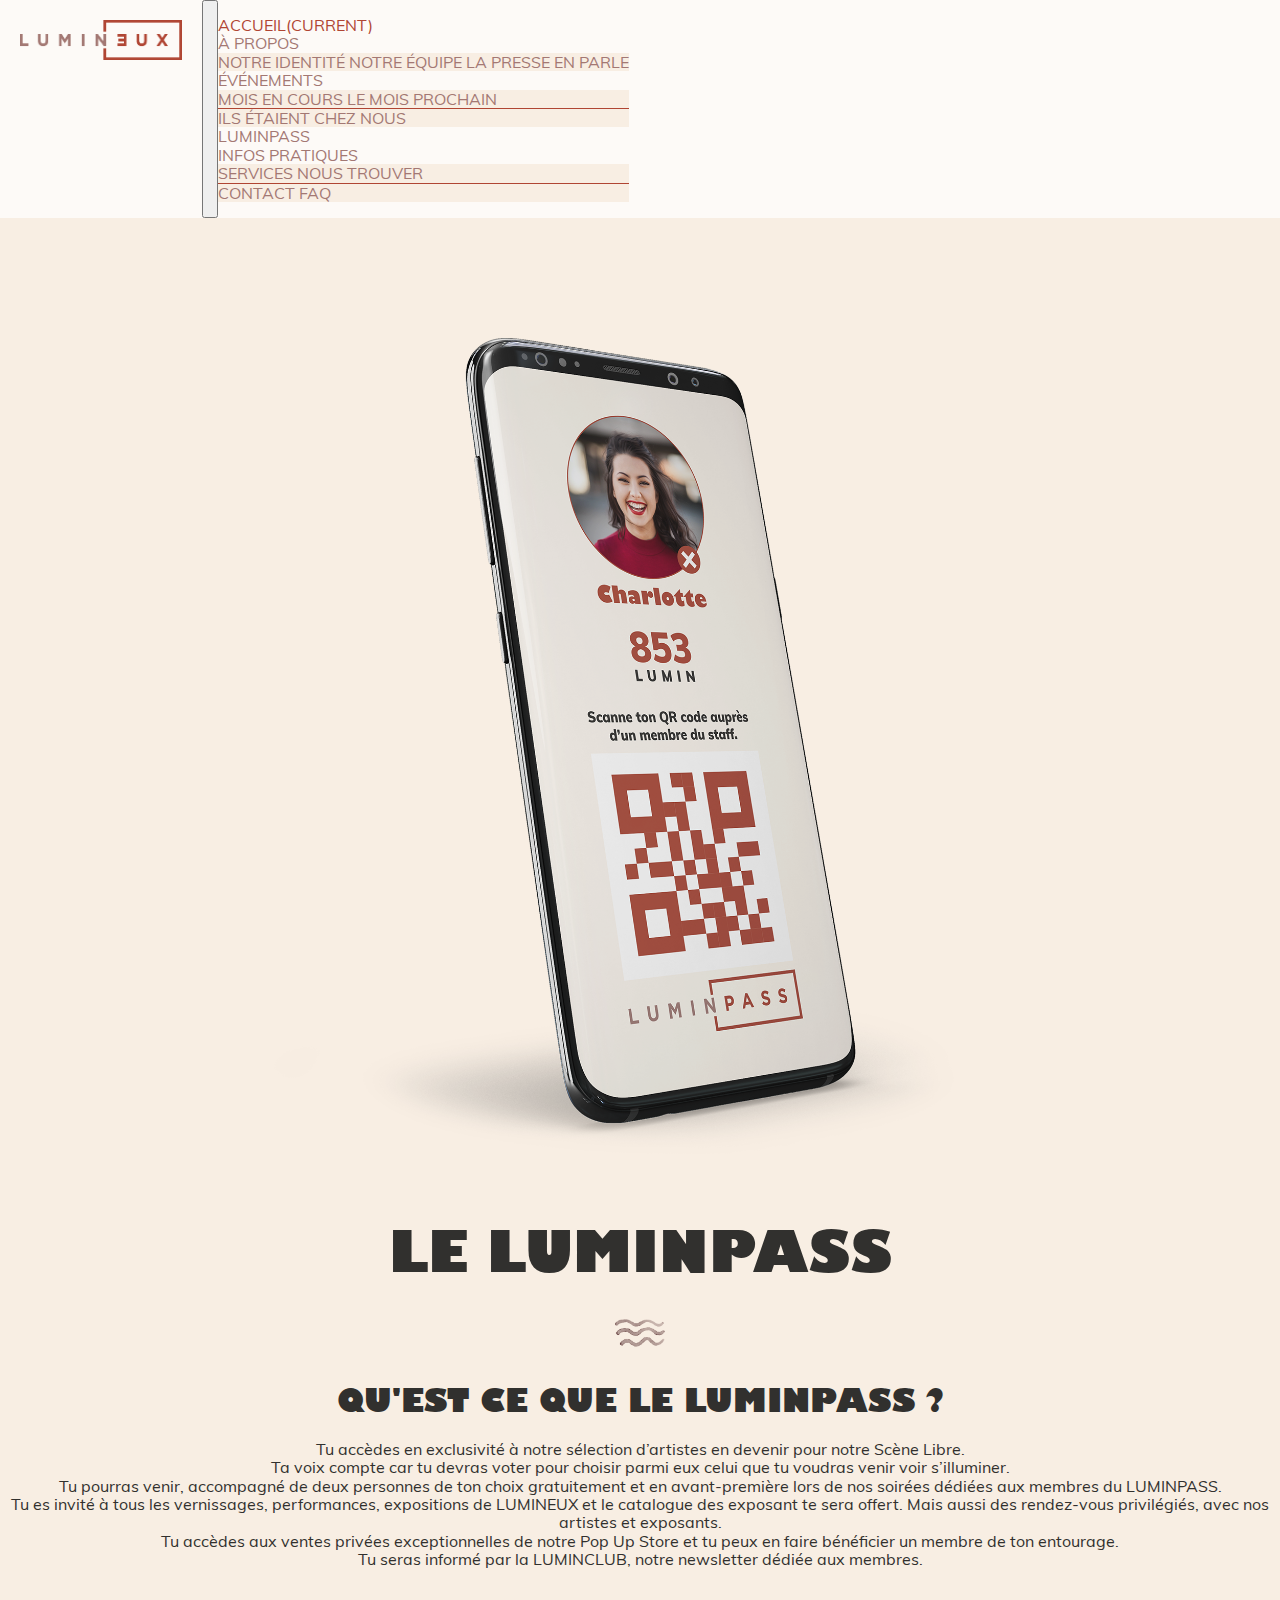
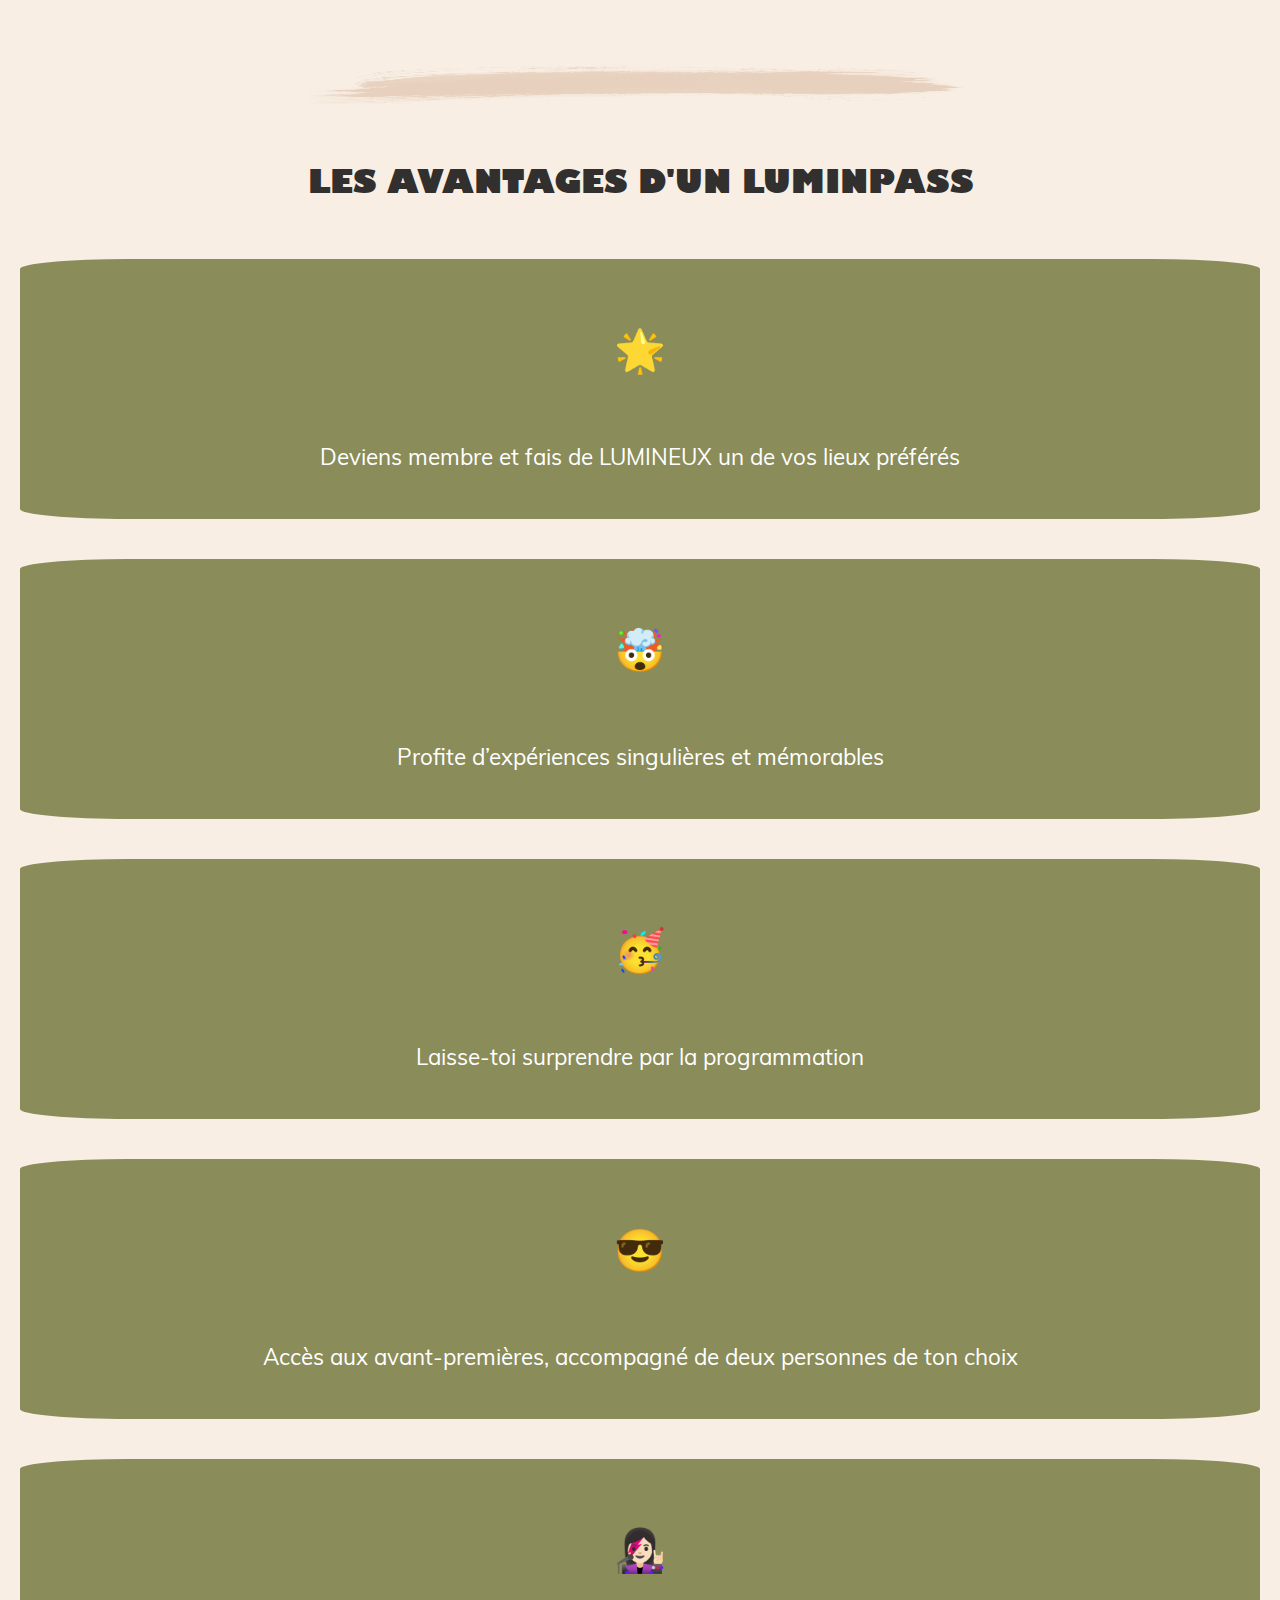
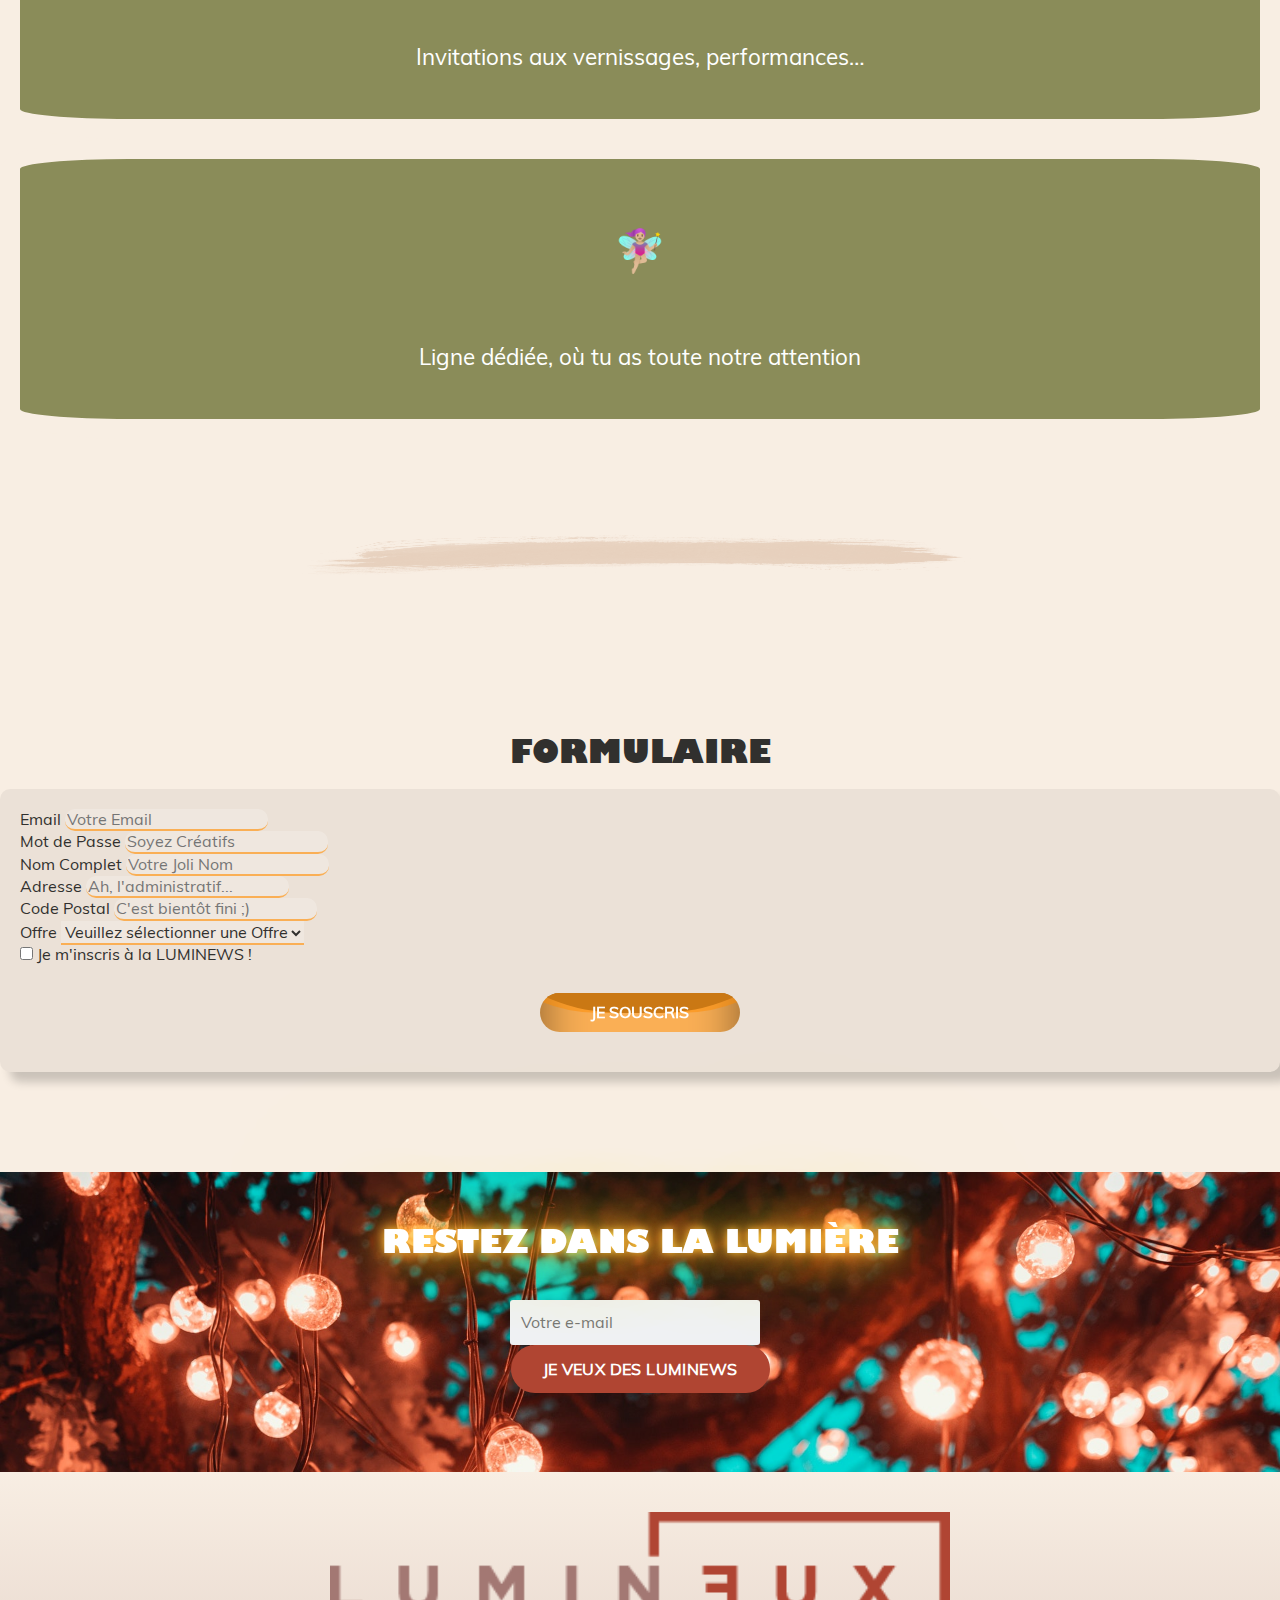
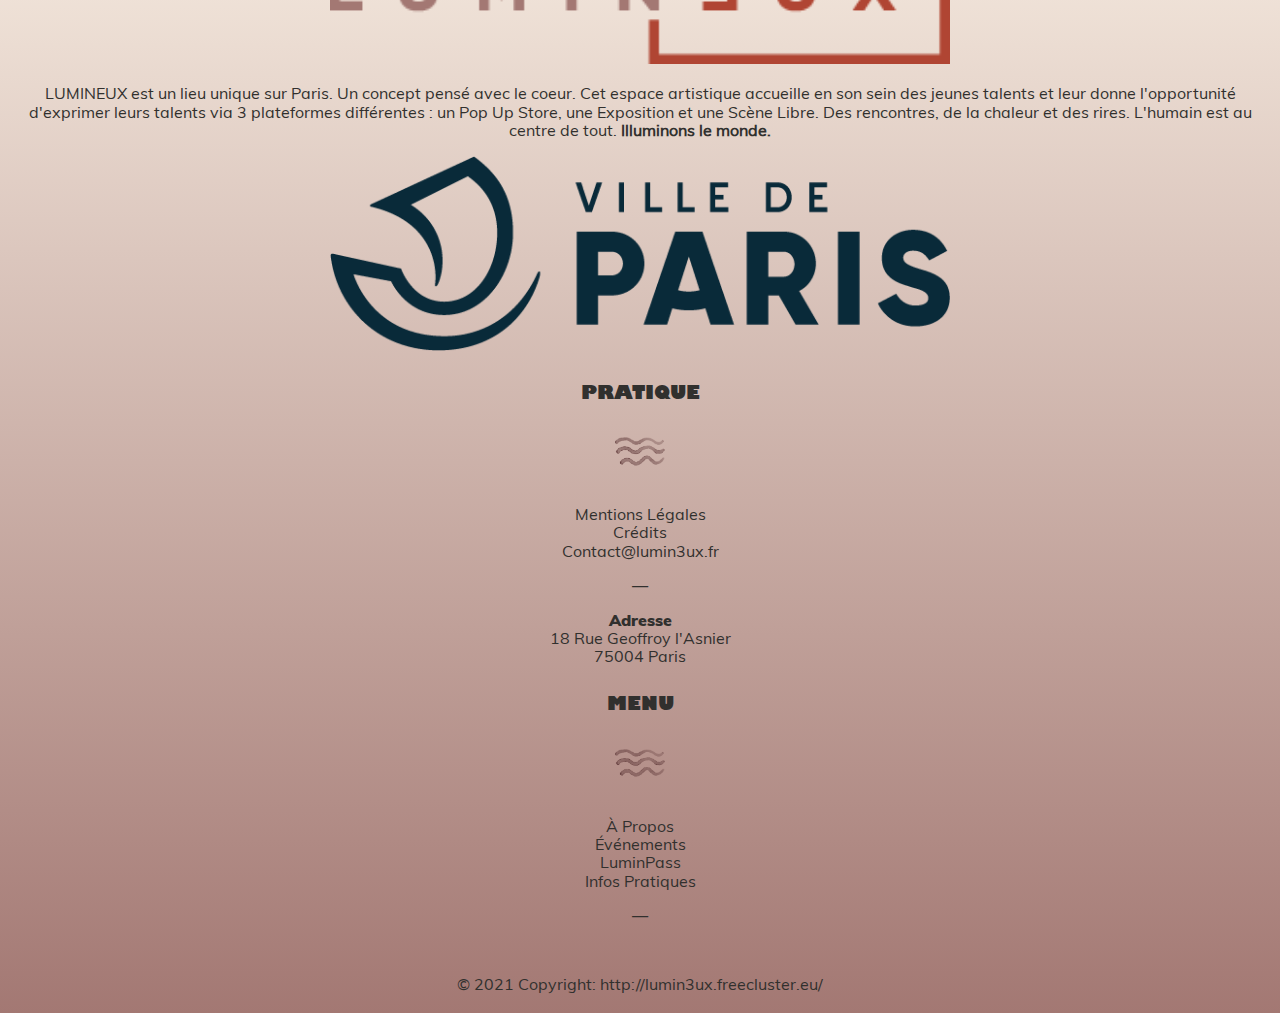
<file: luminpass.html>
<!DOCTYPE html>
<html lang="fr">

<head>
  <!-- Début de : Métas pour partage RESEAUX SOCIAUX "Open Graph" -->

  <meta charset="UTF-8">
  <meta name="viewport" content="width=device-width, initial-scale=1.0">
  <meta name="author" content="LUMINEUX">
  <meta name="description"
    content="LUMINPASS, carte de fidélité donne accès en exclusivité à des avantages : avant-première, vernissage, newsletter dédiée, rendez-vous privilégié.">

  <meta property="og:url" content="http://lumin3ux.freecluster.eu/" />
  <meta property="og:type" content="website" />
  <meta property="og:image" content="assets/pics/og-banner.jpg">
  <meta property="og:description"
    content="LUMINEUX un concept multiculturel Parisien dédié à l’art et aux jeunes talents. Nous sommes humain, engagé et écoresponsable.">
  <meta property="og:title" content="LUMINEUX — Lieu unique de découvertes artistiques à Paris">

  <meta name="twitter:card"
    content="LUMINEUX un concept multiculturel Parisien dédié à l’art et aux jeunes talents. Nous sommes humain, engagé et écoresponsable." />
  <meta name="twitter:site" content="http://lumin3ux.freecluster.eu/" />
  <meta name="twitter:creator" content="@lumin3ux" />
  <meta name="twitter:title" content="LUMINEUX — Lieu unique de découvertes artistiques à Paris">

  <!-- Fin de : Métas pour partage RESEAUX SOCIAUX "Open Graph" -->

  <!-- Début de : Links d'intégrations de FONTS, FONT AWESOME, CSS, BOOTSTRAP, etc... -->

  <link rel="shortcut icon" href="assets/logo/favicon-Lumin3ux.png" type="image/x-icon">
  <link rel="stylesheet" href="https://cdn.jsdelivr.net/npm/bootstrap@4.5.3/dist/css/bootstrap.min.css"
    integrity="sha384-TX8t27EcRE3e/ihU7zmQxVncDAy5uIKz4rEkgIXeMed4M0jlfIDPvg6uqKI2xXr2" crossorigin="anonymous">
  <link rel="stylesheet" href="https://pro.fontawesome.com/releases/v5.10.0/css/all.css"
    integrity="sha384-AYmEC3Yw5cVb3ZcuHtOA93w35dYTsvhLPVnYs9eStHfGJvOvKxVfELGroGkvsg+p" crossorigin="anonymous" />

  <link href="css/normalize.css" rel="stylesheet" />
  <link href="css/style.css" rel="stylesheet" />
  <link href="css/style-root.css" rel="stylesheet" />

  <!-- Fin de : Links d'intégrations de FONTS, FONT AWESOME, CSS, BOOTSTRAP, etc... -->

  <title>LUMINEUX — LUMINPASS Carte de Fidélité Artistique.</title>
</head>

<body>
  <div id="loader" class="center"></div>
  <header>
    <!-- Début de : NAVBAR -->

    <nav class="navbar navbar-expand-lg fixed-top navbar-light">
      <a href="index.html"><img src="assets/logo/logo-Lumin3ux-bg-light.png" id="navbar-logo" height="40"
          alt="logo"></a>
      <button class="navbar-toggler" type="button" data-toggle="collapse" data-target="#navbarSupportedContent"
        aria-controls="navbarSupportedContent" aria-expanded="false" aria-label="Toggle navigation">
        <span class="navbar-toggler-icon"></span>
      </button>

      <div class="collapse navbar-collapse" id="navbarSupportedContent">
        <ul class="navbar-nav ml-auto">
          <li class="nav-item active">
            <a class="nav-link" href="index.html">Accueil<span class="sr-only">(current)</span></a>
          </li>

          <li class="nav-item dropdown">
            <a class="nav-link dropdown-toggle" href="a-propos.html" role="button" data-toggle="dropdown"
              aria-haspopup="true" aria-expanded="false">
              À propos
            </a>
            <div class="dropdown-menu" aria-labelledby="navbarDropdown">
              <a class="nav-link dropdown-item" href="a-propos.html#identite">Notre Identité</a>
              <a class="nav-link dropdown-item" href="a-propos.html#equipe">Notre Équipe</a>
              <a class="nav-link  dropdown-item" href="a-propos.html#articles-presse">La Presse en Parle</a>
            </div>
          </li>

          <li class="nav-item dropdown">
            <a class="nav-link dropdown-toggle" href="evenements.html" role="button" data-toggle="dropdown"
              aria-haspopup="true" aria-expanded="false">
              Événements
            </a>
            <div class="dropdown-menu" aria-labelledby="navbarDropdown">
              <a class="nav-link dropdown-item" href="evenements.html">Mois en Cours</a>
              <a class="nav-link dropdown-item" href="evenements.html#mois-prochain">Le Mois Prochain</a>
              <div class="dropdown-divider"></div>
              <a class="nav-link dropdown-item" href="evenements.html#ancienne-programmation">Ils étaient chez nous</a>
            </div>
          </li>

          <li class="nav-item">
            <a class="nav-link" href="luminpass.html">Luminpass</a>
          </li>

          <li class="nav-item dropdown">
            <a class="nav-link dropdown-toggle" href="infos.html" role="button" data-toggle="dropdown"
              aria-haspopup="true" aria-expanded="false">
              Infos Pratiques
            </a>
            <div class="dropdown-menu" aria-labelledby="navbarDropdown">
              <a class="nav-link dropdown-item" href="infos.html">Services</a>
              <a class="nav-link dropdown-item" href="infos.html#nous-trouver">Nous Trouver</a>
              <div class="dropdown-divider"></div>
              <a class="nav-link dropdown-item" href="infos.html#contact">Contact</a>
              <a class="nav-link dropdown-item" href="infos.html#faq">FAQ</a>
            </div>
          </li>
        </ul>
      </div>
    </nav>

    <nav class="navbar navbar-expand-lg nav-solid navbar-light">
      <a href="index.html"><img src="assets/logo/logo-Lumin3ux-bg-light.png" id="navbar-logo" height="40"
          alt="logo"></a>
      <button class="navbar-toggler" type="button" data-toggle="collapse" data-target="#navbarSupportedContent"
        aria-controls="navbarSupportedContent" aria-expanded="false" aria-label="Toggle navigation">
        <span class="navbar-toggler-icon"></span>
      </button>

      <div class="collapse navbar-collapse" id="navbarSupportedContent">
        <ul class="navbar-nav ml-auto">
          <li class="nav-item active">
            <a class="nav-link" href="index.html">Accueil<span class="sr-only">(current)</span></a>
          </li>

          <li class="nav-item dropdown">
            <a class="nav-link dropdown-toggle" href="a-propos.html" role="button" data-toggle="dropdown"
              aria-haspopup="true" aria-expanded="false">
              À propos
            </a>
            <div class="dropdown-menu" aria-labelledby="navbarDropdown">
              <a class="nav-link dropdown-item" href="a-propos.html#identite">Notre Identité</a>
              <a class="nav-link dropdown-item" href="a-propos.html#equipe">Notre Équipe</a>
              <a class="nav-link  dropdown-item" href="a-propos.html#articles-presse">La Presse en Parle</a>
            </div>
          </li>

          <li class="nav-item dropdown">
            <a class="nav-link dropdown-toggle" href="evenements.html" role="button" data-toggle="dropdown"
              aria-haspopup="true" aria-expanded="false">
              Événements
            </a>
            <div class="dropdown-menu" aria-labelledby="navbarDropdown">
              <a class="nav-link dropdown-item" href="evenements.html">Mois en Cours</a>
              <a class="nav-link dropdown-item" href="evenements.html#mois-prochain">Le Mois Prochain</a>
              <div class="dropdown-divider"></div>
              <a class="nav-link dropdown-item" href="evenements.html#ancienne-programmation">Ils étaient chez nous</a>
            </div>
          </li>

          <li class="nav-item">
            <a class="nav-link" href="luminpass.html">Luminpass</a>
          </li>

          <li class="nav-item dropdown">
            <a class="nav-link dropdown-toggle" href="infos.html" role="button" data-toggle="dropdown"
              aria-haspopup="true" aria-expanded="false">
              Infos Pratiques
            </a>
            <div class="dropdown-menu" aria-labelledby="navbarDropdown">
              <a class="nav-link dropdown-item" href="infos.html">Services</a>
              <a class="nav-link dropdown-item" href="infos.html#nous-trouver">Nous Trouver</a>
              <div class="dropdown-divider"></div>
              <a class="nav-link dropdown-item" href="infos.html#contact">Contact</a>
              <a class="nav-link dropdown-item" href="infos.html#faq">FAQ</a>
            </div>
          </li>

        </ul>
      </div>
    </nav>
    <!-- Fin de : NAVBAR -->
  </header>

  <main>

    <!-- Début de : LUMIN-PASS-->

    <a id="luminpass"></a>

    <section class="container bande-luminpass">
      <img src="assets/pics/luminPass.png" alt="photo-lumin-pass" class="img-lumin-pass">
      <h1>Le LuminPass</h1>
      
      <img class="wave" alt="Séparateur Vague" src="assets/pics/squiggle.png">
      <h2>Qu'est ce que le luminpass ?</h2>
      <ul class="luminpass-description">
        <li class="lead">Tu accèdes en exclusivité à notre sélection d’artistes en devenir pour notre Scène
          Libre.</li>
        <li class="lead">Ta voix compte car tu devras voter pour choisir parmi eux celui que tu voudras venir
          voir
          s’illuminer.</li>
        <li class="lead">Tu pourras venir, accompagné de deux personnes de ton choix gratuitement et en
          avant-première lors de nos soirées dédiées aux membres du LUMINPASS.</li>
        <li class="lead">Tu es invité à tous les vernissages, performances, expositions de LUMINEUX et le
          catalogue des
          exposant te sera offert. Mais aussi des rendez-vous privilégiés, avec nos artistes et exposants.</li>
        <li class="lead">Tu accèdes aux ventes privées exceptionnelles de notre Pop Up Store et tu peux en
          faire
          bénéficier un membre de ton entourage.</li>
        <li class="lead"> Tu seras informé par la LUMINCLUB, notre newsletter dédiée aux membres.</li>
      </ul>

      <img src="assets/pics/separator.png" class="separateur" alt="separateur-pinceau">

      <h2>Les avantages d'un LuminPass</h2>
      <div class="row avantages-luminpass">
        <div class="col-sm-5 col-md-4 item-avantages" id="avantage-1">
          <p class="very-big">🌟</p>
          <p>Deviens membre et fais de LUMINEUX un de vos lieux préférés</p>
        </div>
        <div class="col-sm-5 col-md-4 item-avantages">
          <p class="very-big">🤯</p>
          <p>Profite d’expériences singulières et mémorables</p>
        </div>
        <div class="col-sm-5 col-md-4 item-avantages">
          <p class="very-big">🥳</p>
          <p>Laisse-toi surprendre par la programmation</p>
        </div>
        <div class="col-sm-5 col-md-4 item-avantages">
          <p class="very-big">😎</p>
          <p>Accès aux avant-premières, accompagné de deux personnes de ton choix</p>
        </div>
        <div class="col-sm-5 col-md-4 item-avantages">
          <p class="very-big">👩🏻‍🎤</p>
          <p>Invitations aux vernissages, performances…</p>
        </div>
        <div class="col-sm-5 col-md-4 item-avantages">
          <p class="very-big">🧚🏼‍♀️</p>
          <p>Ligne dédiée, où tu as toute notre attention</p>
        </div>
      </div>
    </section>

     <!-- Début de : LUMINPASS-->

    <img src="assets/pics/separator.png" class="separateur" alt="separateur-pinceau">

    <!-- Début de : LUMINPASS FORMULAIRE-->

    <section class="container formulaire">

      <h2>Formulaire</h2>
      <form class="suscribe-form">
        <div class="form-row">
          <div class="form-group col-md-6">
            <label for="validationServer01">Email</label>
            <input type="email" class="form-control" id="validationServer" placeholder="Votre Email" required>

          </div>
          <div class="form-group col-md-6">
            <label for="validationServer02">Mot de Passe</label>
            <input type="password" class="form-control" id="validationServer02" placeholder="Soyez Créatifs" required>

          </div>
        </div>

        <div class="form-group">
          <label for="validationServer03">Nom Complet</label>
          <input type="text" class="form-control" id="validationServer03" placeholder="Votre Joli Nom" required>
        </div>

        <div class="form-row">
          <div class="form-group col-md-10">
            <label for="validationServer04">Adresse</label>
            <input type="text" class="form-control" id="validationServer04" placeholder="Ah, l'administratif..."
              required>

          </div>
          <div class="form-group col-md-2">
            <label for="validationServer05">Code Postal</label>
            <input type="text" class="form-control" id="validationServer05" placeholder="C'est bientôt fini ;)"
              required>

          </div>
        </div>
        <div class="form-group">
          <label for="validationServer06">Offre</label>
          <select name="offre" class="form-control" id="validationServer06" style='padding:0' required>
            <option value="" disabled selected>Veuillez sélectionner une Offre</option>
            <option value="mensuel">Pass Mensuel (4,99€)</option>
            <option value="annuel">Pass Annuel (19,99€)</option>
          </select>
        </div>
        <div class="form-group">
          <div class="form-check">
            <input class="form-check-input" type="checkbox" id="gridCheck">
            <label class="form-check-label" for="gridCheck">
              Je m'inscris à la LUMINEWS !
            </label>
          </div>
        </div>

        <button type="submit" class="yellow-liquid-a" style='border:none' value="submit"><span>JE SOUSCRIS</span>
          <div class="yellow-liquid"></div>
        </button>
      </form>

    </section>

    <!-- Fin de : LUMINPASS FORMULAIRE-->

    <!-- Début de : NEWSLETTER -->

    <section class="container-fluid bande-newsletter">
      <h1 class="neon">Restez dans la Lumière</h1>
      <div class="newsletter-subscribe mt-5 container">
        <div class="container-fluid">
          <form class="form-inline" method="post">
            <div class="form-group"><input class="form-control" type="email" name="email" placeholder="Votre e-mail">
            </div>
            <div class="form-group"><button class="btn btn-primary" type="button">Je veux des LUMINEWS</button></div>
          </form>
        </div>
      </div>
    </section>

    <!-- Fin de : NEWSLETTER -->

    <!-- Début de : BUTTON ON TOP -->

    <button onclick="topFunction()" id="myBtn" title="Go to top"><i class="fas fa-arrow-up"></i></button>

    <!-- Fin de : BUTTON ON TOP -->

  </main>

  <footer class="text-center text-lg-start">
    <!-- Grid container -->
    <div class="container p-4">
      <!--Grid row-->
      <div class="row">
        <!--Grid column-->
        <div class="col-lg-6 col-md-12 mb-4 mb-md-0 footer-col">
          <a href="index.html"><img src="assets/logo/logo-Lumin3ux-bg-light.png" id="lumin3ux-logo"
              alt="lumin3ux-logo"></a>
          <p>
            LUMINEUX est un lieu unique sur Paris. Un concept pensé avec le coeur.
            Cet espace artistique accueille en son sein des jeunes talents et leur donne l'opportunité d'exprimer leurs
            talents via 3 plateformes différentes : un Pop Up Store, une Exposition et une Scène Libre.
            Des rencontres, de la chaleur et des rires. L'humain est au centre de tout. <strong>Illuminons le
              monde.</strong>
          </p>
          <a href="https://www.paris.fr/" target="_blank"><img src="assets/pics/ville_paris.png" id="paris-logo"
              alt="paris-art-logo"></a>
        </div>
        <!--Grid column-->

        <!--Grid column-->
        <section class="col-lg-3 col-md-6 mb-4 mb-md-0 footer-col">
          <h4>Pratique</h4>
          <img class="wave-footer" alt="Séparateur Vague" src="assets/pics/squiggle.png">


          <ul class="list-unstyled mb-0">
            <li>
              <a href="legal.html">Mentions Légales</a>
            </li>
            <li>
              <a href="legal.html#credits">Crédits</a>
            </li>
            <li>
              <a href="mailto:contact@lumin3ux.fr">Contact@lumin3ux.fr</a>
            </li>
          </ul>
          <p>—</p>
          <ul class="list-unstyled mb-0">
            <li>
              <span class="bold">Adresse</span>
            </li>
            <li>
              18 Rue Geoffroy l'Asnier
            </li>
            <li>
              75004 Paris
            </li>
          </ul>

        </section>
        <!--Grid column-->

        <!--Grid column-->
        <section class="col-lg-3 col-md-6 mb-4 mb-md-0 footer-col">
          <h4>Menu</h4>
          <img class="wave-footer" alt="Séparateur Vague" src="assets/pics/squiggle.png">


          <ul class="list-unstyled">
            <li>
              <a href="a-propos.html">À Propos</a>
            </li>
            <li>
              <a href="evenements.html">Événements</a>
            </li>
            <li>
              <a href="luminpass.html">LuminPass</a>
            </li>
            <li>
              <a href="infos.html">Infos Pratiques</a>
            </li>
          </ul>
          <p>—</p>
          <ul class="list-unstyled mb-0">
            <li> <a href="https://facebook.com/" target="_blank" class="as-fab-a"><i class="fab fa-facebook-f"></i></a>
              <a href="https://instagram.com/" target="_blank" class="as-fab-a"><i class="fab fa-instagram"></i></a>
              <a href="https://twitter.com/" target="_blank" class="as-fab-a"><i class="fab fa-twitter"></i></a>
            </li>
          </ul>
        </section>
      </div>
      <!--Grid column-->
    </div>
    <!--Grid row-->
    
    <!-- Grid container -->

    <!-- Copyright -->
    <div class="text-center p-3">
      © 2021 Copyright:
      <a href="http://lumin3ux.freecluster.eu/" rel="nofollow">http://lumin3ux.freecluster.eu/</a>
    </div>
    <!-- Copyright -->
  </footer>


  <!-- JAVASCRIPT Intégration -->

  <script src="https://code.jquery.com/jquery-3.5.1.slim.min.js"
    integrity="sha384-DfXdz2htPH0lsSSs5nCTpuj/zy4C+OGpamoFVy38MVBnE+IbbVYUew+OrCXaRkfj"
    crossorigin="anonymous"></script>
  <script src="https://cdn.jsdelivr.net/npm/popper.js@1.16.1/dist/umd/popper.min.js"
    integrity="sha384-9/reFTGAW83EW2RDu2S0VKaIzap3H66lZH81PoYlFhbGU+6BZp6G7niu735Sk7lN"
    crossorigin="anonymous"></script>
  <script src="https://cdn.jsdelivr.net/npm/bootstrap@4.5.3/dist/js/bootstrap.min.js"
    integrity="sha384-w1Q4orYjBQndcko6MimVbzY0tgp4pWB4lZ7lr30WKz0vr/aWKhXdBNmNb5D92v7s"
    crossorigin="anonymous"></script>
  <script src="js/script.js"></script>



</body>

</html>
</file>
<file: css/style.css>
/**********************************
CSS COMMUN
**********************************/

*{
    box-sizing: border-box;
}

@font-face {
    font-family: "gill-bold";
    src: url(../assets/fonts/gill/gill-sans-nova-ultrabold.ttf);
    font-weight: normal;
    font-style: normal;
}

@font-face {
    font-family: "gill-shadowed";
    src: url(../assets/fonts/gill/gill-shadowed.ttf);
    font-weight: normal;
    font-style: normal;
}

@font-face {
    font-family: "muli";
    src: url(../assets/fonts/muli/Muli-Regular.ttf);
    font-weight: normal;
    font-style: normal;
}

@font-face {
    font-family: "muli-black";
    src: url(../assets/fonts/muli/Muli-Black.ttf);
}

body{
    font-family: "muli";
    text-align: center;
    color: var(--color--off-black);
    background-color: var(--color--off-white);
}

h1, h2, h4{
    font-family: "gill-bold";
    text-transform: uppercase;
}

h1{
    font-size : 1.8rem;
    word-wrap: normal;
    animation: glitch1 2.5s infinite;
}

h2{
    font-size : 1.2rem;
    margin : 0 0 20px 0;
}

h3{
    display: block;
    width: 200px;
    margin:auto;
    font-family: "gill-bold";
    background-color: var(--color--second);
    color: white;
    margin-bottom: 20px;
}

h4{

    font-size : 1.2rem;
}

a{
    text-decoration: none;
}

strong{
    font-weight: 600;
}

.txt-rotate{
    color : var(--color--second);
}

.wave{
    width:50px;
    margin-bottom : 30px;
}

.lead{
    font-size : 1rem;
}

ul{
    padding : 0;
    list-style : none;
}

/**********************************
CSS HEADER - NAV
**********************************/

nav{
    text-align : left;
    font-family: "muli";
    text-transform: uppercase;
    font-size: 1rem;
    background-color: rgba(255, 255, 255, 0.709);
}
.navbar{
    z-index: 100;
    transition: background-color 1s ease 0s;
}

.navbar-light .navbar-nav .active > .nav-link, .navbar-light .navbar-nav .nav-link.active, .navbar-light .navbar-nav .nav-link.show, .navbar-light .navbar-nav .show > .nav-link{
    color: var(--color--brique);
}

.navbar-light .navbar-nav .nav-link{
    color: var(--color--second);
}

#navbar-logo, #navbar-logo-solid{
    margin: 20px;
}

.dropdown-menu{
    background-color: var(--color--off-white);
    border:none;
}

.dropdown-item{
    color: var(--color--brique);
}

.dropdown-item:hover{
    background-color: var(--color--off-white);
}

.nav-item:hover{
    border-bottom: 3px solid var(--color--brique);
    color: var(--color--brique);
}

.navbar.solid {
    background-color: var(--color--off-white);
    transition: background-color 1s ease 0s;
    box-shadow: 0 0 4px grey;
}

.dropdown-divider{
    border-top: 1px solid var(--color--brique);
}

.fixed-top{
    display:none;
}

/**********************************
CSS MAIN - CSS COMMUN DE BANDES
**********************************/

main{
    background-color: var(--color--off-white);
}

/**********************************
BANDE-VIDEO
**********************************/

.video-video{
    padding: 0;
}

.video-container{
    height : 600px;
    z-index: 0;
    position : relative;
}

#myVideo{
    max-width: 100%;
    height : 600px;
    max-height : 100%;
	background-size: 100% 100%;
	background-color: #000;
	background-position: center center;
	background-size: contain;
	object-fit: cover;
    z-index: 2;
}

.overlay { 
    position: absolute; 
    top: 0; 
    left: 0;
    display: flex;
    flex-direction: column; 
    justify-content: center;
    align-items: center; 
    width: 100%;
    height: 100%;
    z-index :1;
    padding : 10px;
}

.overlay-text{
    padding-left : 50px;
    padding-right : 50px;
    text-shadow : 5px 5px 1px var(--color--brique);
    color : white;
}

/**********************************
BANDE-CONCEPT
**********************************/

.bande-concept{
    margin-top : 100px;
    margin-bottom : 40px;
}

.mob-info-concept{
    width : 70%;
    margin-left : auto;
    margin-top : 40px;
    margin-bottom : 30px;
}

.desk-info-concept{
    display : none;
}

/**********************************
BANDE-PROG
**********************************/

.as-fab-vert{
    display : inline-block;
    margin : 10px;
    font-size : 1.5rem;
    color : white;
    border-radius: 50%;
    background-color: var(--color--vert);
    height: 60px;
    width: 60px;
    padding : 18px;
}

.as-fab-vert:hover{
    color : var(--color--off-black);
    background-color: var(--color--off-white);
    border : 1px solid var(--color--vert);

}

.as-fab-bleu{
    display : inline-block;
    margin : 10px;
    font-size : 1.5rem;
    color : white;
    border-radius: 50%;
    background-color: var(--color--bleu);
    height: 60px;
    width: 60px;
    padding : 18px;
}

.as-fab-bleu:hover{
    color : var(--color--off-black);
    background-color: var(--color--off-white);
    border : 1px solid var(--color--bleu);
}

.as-fab-yellow{
    display : inline-block;
    margin : 10px;
    font-size : 1.5rem;
    color : white;
    border-radius: 50%;
    background-color: var(--color--yellow);
    height: 60px;
    width: 60px;
    padding : 18px;
}

.as-fab-yellow:hover{
    color : var(--color--off-black);
    background-color: var(--color--off-white);
    border : 1px solid var(--color--yellow);
}

.card-body{
    padding-left : 0;
    padding-right : 0;
}

/**********************************
BANDE-PRESSE
**********************************/

.container-cards{
    margin : auto;
}

.ccc{
    margin-bottom : 40px;
}

.card{
    background-color: transparent;
    border : none;
}

.card-presse{
    background-color: transparent;
    border: 1px solid var(--color--second);
    -webkit-box-shadow: 10px 10px 0px 1px var(--color--second); 
    box-shadow: 10px 10px 0px 1px var(--color--second);
}

.card-presse:hover {
    border-radius: 40px 40px 0px 40px;
    -webkit-box-shadow: 0px 0px 0px 0px var(--color--second); 
    box-shadow: 0px 0px 0px 0px var(--color--second); 
}

.brand-container{
    height: 50px;
    padding: 10px;
    margin-bottom : 20px;

}

.brand{
    max-height : 40px;
    max-width: 100px;
}

.presse-web{
    display:none;
}


/**********************************
BANDE-AVIS
**********************************/

.main-container{
    display:none;
}

.bande-mains{
    padding : 0;
    margin : auto;    
}

.photo-client{
    width:200px;
    margin: auto;
}

.carousel-inner{
    margin:auto;
}

.fas{
    font-size: 5rem;
    letter-spacing: 2rem;
    color: var(--color--second)
}

.fa-angle-right{
    padding-left : 60px;
}

/**********************************
BANDE-CARTE
**********************************/

iframe{
    -webkit-box-shadow: 10px 10px 0px 1px var(--color--second); 
    box-shadow: 10px 10px 0px 1px var(--color--second);
    border: none;
}

.map-legend{
    background : transparent;
    padding : 40px 20px 0px 20px;
}

.bande-carte{
    margin-bottom : 20px;
}

/**********************************
BANDE-SOCIALE
**********************************/

.bande-sociale{
    margin-bottom : 70px;
}

.bouton-social{
    border-radius: 50%;
}

.bs-fab{
    margin-top : 20px;
    display : inline-block;
    border-radius: 50%;
    background-color: var(--color--second);
    color: white;
    height: 80px;
    width: 80px;
    padding : 25px;
    font-size: 2rem;
}

.fa-instagram{
    margin-left: 10px;
    margin-right: 10px;
}

.bs-fab:hover{
    color : var(--color--brique);
    background-color: transparent;
    border : 1px var(--color--brique) solid;
}

/**********************************
NEWSLETTER
**********************************/

.bande-newsletter{
    height: 370px;
    background: url("../assets/pics/light.jpg");
    background-size: cover;
    background-repeat: no-repeat;
    -webkit-font-smoothing: antialiased;
    -moz-osx-font-smoothing: grayscale;
}

.bande-newsletter h1{
    padding-top: 50px;
    color : #fff;
}
.bande-newsletter h1{
    font-size:2rem;
}

.newsletter-subscribe {
    padding-top : 0;
    padding-bottom : 40px;
    margin-top : 0px;
}

.neon{
    display: block;
    position: relative;
    -webkit-transform: translateZ(0) translate3D(0, 0, 0);
            transform: translateZ(0) translate3D(0, 0, 0);
    -webkit-backface-visibility: hidden;
            backface-visibility: hidden;
    will-change: opacity;
    color: #ffF;
    text-shadow: 0 0 0 transparent, 0 0 10px #ffca42, 0 0 20px rgba(255, 111, 0, 0.5), 0 0 40px #ffca42, 0 0 100px #ffca42, 0 0 200px #ffca42, 0 0 300px #ffca42, 0 0 500px #ffca42, 0 0 1000px #ffca42;
    -webkit-animation: blink 4s infinite alternate;
            animation: blink 4s infinite alternate;
  
  }

.newsletter-subscribe {
    color: #313437;
    padding-top : 20px;
}

.newsletter-subscribe p {
    color: #7d8285;
    line-height: 1.5
}

.newsletter-subscribe form {
    justify-content: center
}

.newsletter-subscribe form .form-control {
    background: #eff1f4;
    border: none;
    border-radius: 3px;
    box-shadow: none;
    outline: none;
    color: inherit;
    text-indent: 9px;
    height: 45px;
    margin-right: 10px;
    min-width: 250px
}

.newsletter-subscribe form .btn {
    padding: 16px 32px;
    border: none;
    background: none;
    box-shadow: none;
    text-shadow: none;
    text-transform: uppercase;
    font-weight: bold;
    font-size: 13px;
    letter-spacing: 0.4px;
    line-height: 1;
    font-size: 1rem;
    font-family: "muli";
    margin-top: 10px;
}

.newsletter-subscribe form .btn:active {
    transform: translateY(1px)
}

.newsletter-subscribe form .btn-primary {
    background-color: var(--color--brique);
    border: 0px solid transparent;
    border-radius: 40px;
    color: #fff;
    outline: none !important;
}

.newsletter-subscribe form .btn-primary:hover {
    background-color: var(--color--second);
}

/**********************************
RGPD
**********************************/

#popup-rgpd{
    display: none;
    position: fixed;
    width: 100%;
    text-align: center;
    min-height: 20px;
    background-color: var(--color--off-white);
    z-index: 100;
    bottom : 0;
    border-radius: 5px;
    padding : 10px;
    
}
#popup-rgpd.open{
    display: block;
}

.accept, .savoir-plus-cookies{
    display : inline-block;
    background-color: var(--color--brique);
    border-radius: 5px;
    margin : 10px 10px 10px 5px;
    padding : 10px;
    color : white;
    text-decoration : none;
}

.accept:hover, .savoir-plus-cookies:hover{
    color : white;
    cursor : pointer;
}

/**********************************
PAGE A PROPOS /// BANDE-CONCEPT
**********************************/

.very-big{
    font-size : 2rem;
}

.h4-space{
    margin-bottom : 20px;
}

.icon-promesse{
    max-width : 100px;
    margin-bottom : 20px;
}

.container-concept-trio, .container-histoire, .container-promesses{
    margin-top : 50px;
}

.photo-artiste-scene{
    max-width: 90%;
    margin : 40px auto 20px auto;
    border : 1px solid var(--color--brique);
    -webkit-box-shadow: 10px 10px 0px 1px var(--color--second); 
    box-shadow: 10px 10px 0px 1px var(--color--second);
}


.block-concept{
    flex-basis : 100%;
    display : flex;
    align-items: center;
    justify-content: center;
    flex-direction: column;
    height : 500px;
}

.colored-block-vert{
    background-image : url('../assets/pics/pop-up-img.jpg');
    background-size: cover;
    background-position: center;
    color : white;
    text-shadow: 5px 5px 0px var(--color--vert);
}

.text-block-vert{
    padding: 20px;
    font-size : 1rem;
    color : var(--color--vert);
}

.colored-block-bleu{
    background-image : url('../assets/pics/exposition-img.jpg');
    background-size: cover;
    background-position: center;
    color : white;
    text-shadow: 5px 5px 0px var(--color--bleu);
}

.text-block-bleu{
    padding: 20px;
    font-size : 1rem;
    color : var(--color--bleu);
}

.colored-block-yellow{
    background-image : url('../assets/pics/scene-libre-img.jpg');
    background-size: cover;
    background-position: center;
    color : white;
    text-shadow: 5px 5px 0px var(--color--yellow);
}

.text-block-yellow{
    padding: 20px;
    font-size : 1rem;
    color : var(--color--yellow);
    text-shadow : 1px 1px 1px #4431001c;
}

.colored-block-brique{
    background-image : url('../assets/pics/cafe-img.jpg');
    background-size: cover;
    background-position: center;
    color : white;
    text-shadow: 5px 5px 0px var(--color--brique);
}

.text-block-brique{
    padding: 20px;
    font-size : 1rem;
    color : var(--color--brique);
}


.fa-user-astronaut, .fa-smile, .fa-hand-holding-heart, .fa-leaf{
    font-size : 3rem;
    padding-left : 30px;
}

/**********************************
PAGE A PROPOS /// BANDE-EQUIPE
**********************************/

.photo-equipe{
    max-width : 70%;
    margin : auto;
}

.bande-equipe-web{
    display : none;
}

.card-text{
    padding : 20px;
}

/**********************************
PAGE A PROPOS /// BANDE-ARTICLES
**********************************/

.bande-articles-presse{
    margin-bottom : 50px;
}

.img-articles-press{
    height : auto;
    max-width: 100%;
    border : 1px solid var(--color--brique);
    -webkit-box-shadow: 10px 10px 0px 1px var(--color--second); 
    box-shadow: 10px 10px 0px 1px var(--color--second);
}

.text-on-card{
    font-size : 1.5rem;
    color : var(--color--brique);
}

/**********************************
PAGE PROGRAMMATION /// BANDE-EN COURS
**********************************/

.bande-programmation-en-cours{
    margin-top : 40px;
}

/************************************
PAGE LUMIN-PASS /// BANDE-LUMIN-PASS
************************************/

.img-lumin-pass{
    margin : 20px auto 20px auto;
    max-width: 100%;
}

.avantages-luminpass{
    margin: 40px 0 40px 0;
}

.luminpass-description{
    margin-bottom : 40px;
    font-size : 1.4rem;
}

.item-avantages{
    display : flex;
    align-items: center;
    justify-content :space-evenly;
    flex-direction: column;
    padding : 20px;
    height : 300px;
    font-size : 1.4rem;
    color : white;
    background: var(--color--vert);
    border : 20px solid var(--color--off-white);
    border-radius: 10%;
}

.item-avantages:hover{
    background: var(--color--bleu);
    animation : glitch1 2.5s alternate;
}

.formulaire{
    margin-top: 100px;
    margin-bottom : 100px;
}

.suscribe-form{
    text-align: left;
    background-color : rgba(0, 0, 0, 0.050);
    padding : 20px;
    border : none;
    border-radius : 10px;
    box-shadow: 10px 10px 10px rgba(0, 0, 0, 0.187);
}
input{
    border-radius : 10px;
}

.form-control{
    color : var(--color--off-black);
    background-color: rgba(255, 255, 255, 0.221);
    border: none;
    border-bottom : 2px solid var(--color--yellow);
}

/**********************************
PAGE INFOS
***********************************/

.bande-contact, .bande-faq{
    margin-bottom : 100px;
}

figure{
    max-width : 90%;
    margin : 30px auto 30px auto;
}

figcaption{
    max-width : 130px;
    color : var(--color--brique);
    padding : 10px;
    margin-top : 20px;
    font-size : 1rem;
}

.icon-service{
    border-radius: 50%;
    overflow : hidden;
    animation: float 3s ease-in-out infinite;
}

.section-faq{
    padding : 20px;
}

.faq-link{
    color : var(--color--brique);
}

.faq-link:hover{
    color : var(--color--brique);
}

/**********************************
PAGE LEGALE
**********************************/

.bande-credits{
    margin-bottom : 100px;
}

.cgv>a{
    color : black;
}


/**********************************
CSS FOOTER
**********************************/

.separateur{
    max-width: 100%;
    margin : auto;
    opacity : 0.2;
}

footer{
    padding: 20px;
    background: var(--color--second);
    background: linear-gradient(0deg, var(--color--second) 0%, rgba(255,255,255,0) 100%);
    color: var(--color--off-black);
    margin-top : 0;
    }

footer a{
    color: var(--color--off-black);
    text-decoration: none;
}

footer a:hover{
    color: var(--color--off-black);
}

.wave-footer{
    margin-top:10px;
    width:50px;
    margin-bottom :20px;
}

#paris-logo{
    width : 50%;
}

#lumin3ux-logo{
    display: block;
    width: 50%;
    margin: 20px auto 20px auto;
}

/**********************************
MEDIA RESP
**********************************/

@media screen and (min-width:360px) and (max-width:560px){
    .mob-text-slide{
        font-size : 0.9rem;
    }
}

@media screen and (min-width:768px) and (max-width:1200px){
    .overlay-text{
        font-size : 2.5rem;
    }
}

@media screen and (min-width:1200px){
    .overlay-text{
        font-size : 4rem;
    } 
}
    @media screen and (min-width:1600px){
        .overlay-text{
            font-size : 5rem;
        }

}

@media screen and (min-width:768px){
    h1{
        font-size : 3.5rem;
    }
    h2{
        font-size : 2rem;
    }

    .nav-solid{
        display:none;
    }

    .fixed-top{
        display: flex;
    }

    .video-container{
        width: 100%;
        height : 80%;
        z-index: 0;
    }
    #myVideo{
        width : 100%;
        height : 80%;
    }

    .overlay-text{
        margin-top : 100px;
    }

    .mob-info-concept{
        display : none;
    }
    
    .desk-info-concept{
        display : block;
        width : 90%;
        margin : 50px auto 50px auto;
    }

    .as-fab-vert, .as-fab-yellow, .as-fab-bleu{
        margin-left : 0;
        margin-right : 0;
    }

    .bande-avis{
        padding : 0
    }

    .main-container{
        display: unset;
    }

    #main-g, #main-d{
        width: 100%;
    }
    
    .bande-mains, .bande-mains>div{
        padding:0;
        margin:0;
    }

    footer{
        margin-top : unset;
    }

    .bs-fab-ig{
        margin-left: 40px;
        margin-right: 40px;
    }

    .bande-newsletter{
        height : 300px;
    }

    .newsletter-subscribe form .btn {
        margin-top: 0;
    }


    .map-legend{
        height : 400px;
        padding : 10px 0px 0px 0px;
    }

    .card-presse{
        -webkit-transform: scale(0.9);
        transform: scale(1);
        -webkit-transition: .3s ease-in-out;
        transition: .3s ease-in-out;
    }
    
    .card-presse:hover {
        -webkit-transform: scale(0.9);
        transform: scale(0.9);
    }

    .separateur{
        margin : 50px auto 50px auto;
        max-height : 50px;
        width : 700px;
    }
    .very-big{
        font-size : 2.6rem;
    }

    .bande-equipe-mob{
        display : none;
    }

    .bande-equipe-web{
        display : block;
    }

    .photo-equipe{
        max-width: 40%;
    }

    .web-team{
        padding: 0 30px 0 30px;
    }

    .bande-programmation-en-cours{
        margin-top : 200px;
    }

    .bande-programmation-passee{
        margin-bottom : 100px;
    }

    .bande-prog, .bande-services, .photo-artiste-scene, .bande-mentions-legales{
        margin-top : 150px;
    }

    .img-lumin-pass{
        margin : 120px auto 20px auto;
        max-width: 60%;
    }

    .presse-web{
        display:block;
}

    .block-concept{
        flex-basis : 50%;
    }
    .text-block-vert, .text-block-bleu, .text-block-yellow, .text-block-brique{
        padding : 50px;
    }

    figcaption{
        max-width : 180px;

    }

}
</file>
<file: css/style-root.css>
/**********************************
CSS COLORS
**********************************/


/********* THEME ***********/

:root{
    --color--second : #A37873;
    --color--brique : #B04533;
  --color--off-white : #F8EEE3;
    --color--off-black : #31302E;
    --color--vert : #8A8C59;
    --color--yellow : #FAAF55;
    --color--bleu: #8691C6;
}

.color-second{
  color: var(--color--second);
}

.color-off-white{
  color: var(--color--off-white);
}

.color-brique{
  color: var(--color--brique);
}

.color-vert{
  color: var(--color--vert);
}

.color-yellow{
  color: var(--color--yellow);
}

.color-bleu{
  color: var(--color--bleu);
}

.bold{
  font-family: 'muli-black';
  font-weight: bold;
}

/**********************************
SMALL POP UP TEXT
**********************************/

/* Popup container - can be anything you want */
.popup {
  position: relative;
  display: inline-block;
  cursor: pointer;
  -webkit-user-select: none;
  -moz-user-select: none;
  -ms-user-select: none;
  user-select: none;
}

/* The actual popup */
.popup .popuptext {
  font-size : 0.9rem;
  visibility: hidden;
  width: 330px;
  background-color: var(--color--second);
  color: #fff;
  text-align: center;
  border-radius: 6px;
  padding: 10px;
  position: absolute;
  z-index: 1;
  bottom: 125%;
  left: -125%;
}

/* Popup arrow */
.popup .popuptext::after {
  content: "";
  position: absolute;
  top: 100%;
  left: 50%;
  margin-left: -5px;
  border-width: 5px;
  border-style: solid;
  border-color: #555 transparent transparent transparent;
}

/* Toggle this class - hide and show the popup */
.popup .show {
  visibility: visible;
  -webkit-animation: fadeIn 1s;
  animation: fadeIn 1s;
}

/* Add animation (fade in the popup) */
@-webkit-keyframes fadeIn {
  from {opacity: 0;} 
  to {opacity: 1;}
}

@keyframes fadeIn {
  from {opacity: 0;}
  to {opacity:1 ;}
}

/**********************************
BUTTONS
**********************************/

.sin-liquid-a {
  position: relative;
  padding: 10px 20px;
  display: block;
  text-decoration: none;
  text-transform: uppercase;
  width: 200px;
  margin-left:auto;
  margin-right:auto;
  margin-top:30px;
  margin-bottom : 20px;
  overflow: hidden;
  border-radius: 40px;
  color : var(--color--brique);
  border : 1px solid var(--color--brique);

}

.sin-liquid-b {
  position: relative;
  padding: 10px 20px;
  display: block;
  text-decoration: none;
  text-transform: uppercase;
  width: 200px;
  margin-left:auto;
  margin-right:auto;
  margin-top:30px;
  margin-bottom : 20px;
  overflow: hidden;
  border-radius: 40px;
  color : white;
  border : 1px solid white;

}

.liquid-a {
    position: relative;
    padding: 10px 20px;
    display: block;
    text-decoration: none;
    text-transform: uppercase;
    width: 200px;
    margin-left:auto;
    margin-right:auto;
    margin-top:30px;
    margin-bottom : 20px;
    overflow: hidden;
    border-radius: 40px;

  }

  .liquid-a span {
    position: relative;
    color: white;
    font-size: 1rem;
    font-family: "muli";
    z-index: 1;
  }
  
  .liquid-a .liquid {
    position: absolute;
    top: -80px;
    left: 0;
    width: 200px;
    height: 200px;
    background: var(--color--brique);
    box-shadow: inset 0 0 50px rgba(0, 0, 0, 0.5);
    transition: 0.5s;
  }

  
  .liquid-a .liquid::after,
  .liquid-a .liquid::before {
    content: '';
    width: 200%;
    height: 200%;
    position: absolute;
    top: 0;
    left: 50%;
    transform: translate(-50%, -75%);
    background: var(--color--second);
  }
  
  .liquid-a .liquid::before {
    
    border-radius: 45%;
    background:var(--color--second);
    animation: animate 5s linear infinite;
  }
  
  .liquid-a .liquid::after {
    
    border-radius: 40%;
    background: #a3787375;
    animation: animate 10s linear infinite;
  }

  .liquid-a:hover{
    text-decoration: none;
  }
  
  .liquid-a:hover .liquid{
    top: -120px;
  }
  
  @keyframes animate {
    0% {
      transform: translate(-50%, -75%) rotate(0deg);
    }
    100% {
      transform: translate(-50%, -75%) rotate(360deg);
    }
  }
  

/**********************************
LIQUID BUTTON - YELLOW
**********************************/

.yellow-liquid-a {
  position: relative;
  padding: 10px 20px;
  display: block;
  text-decoration: none;
  text-transform: uppercase;
  width: 200px;
  margin-left:auto;
  margin-right:auto;
  margin-top:30px;
  margin-bottom : 20px;
  overflow: hidden;
  border-radius: 40px;

}

.yellow-liquid-a span {
  position: relative;
  color: white;
  font-weight : bold;
  font-size: 1rem;
  font-family: "muli";
  z-index: 1;
}

.yellow-liquid-a .yellow-liquid {
  position: absolute;
  top: -80px;
  left: 0;
  width: 200px;
  height: 200px;
  background: var(--color--yellow);
  box-shadow: inset 0 0 50px rgba(0, 0, 0, 0.5);
  transition: 0.5s;
}


.yellow-liquid-a .yellow-liquid::after,
.yellow-liquid-a .yellow-liquid::before {
  content: '';
  width: 200%;
  height: 200%;
  position: absolute;
  top: 0;
  left: 50%;
  transform: translate(-50%, -75%);
  background: #976528;
}

.yellow-liquid-a .yellow-liquid::before {
  
  border-radius: 45%;
  background: #976528;
  animation: animate 5s linear infinite;
}

.yellow-liquid-a .yellow-liquid::after {
  
  border-radius: 40%;
  background: #ff8c007e;
  animation: animate 10s linear infinite;
}

.yellow-liquid-a:hover{
  text-decoration: none;
}

.yellow-liquid-a:hover .yellow-liquid{
  top: -120px;
}

@keyframes animate {
  0% {
    transform: translate(-50%, -75%) rotate(0deg);
  }
  100% {
    transform: translate(-50%, -75%) rotate(360deg);
  }
}

/**********************************
CHARGEMENT DE PAGE
**********************************/

#loader { 
  border: 12px solid #f3f3f3; 
  border-radius: 50%; 
  border-top: 12px solid #444444; 
  width: 70px; 
  height: 70px; 
  animation: spin 1s linear infinite; 
} 

@keyframes spin { 
  100% { 
      transform: rotate(360deg); 
  } 
} 

.center { 
  position: absolute; 
  top: 0; 
  bottom: 0; 
  left: 0; 
  right: 0; 
  margin: auto; 
} 

/**********************************
BACK TO TOP BUTTON
**********************************/

#myBtn {
  height : 80px;
  width: 80px;
  display: none; /* Hidden by default */
  position: fixed; /* Fixed/sticky position */
  bottom: 20px; /* Place the button at the bottom of the page */
  right: 30px; /* Place the button 30px from the right */
  z-index: 99; /* Make sure it does not overlap */
  border: none; /* Remove borders */
  outline: none; /* Remove outline */
  background-color: var(--color--brique); /* Set a background color */
  color: white; /* Text color */
  cursor: pointer; /* Add a mouse pointer on hover */
  padding: 20px; /* Some padding */
  border-radius: 50%; /* Rounded corners */
}

#myBtn:hover {
  background-color: var(--color--second); /* Add a dark-grey background on hover */
}

.fa-arrow-up{
  font-size: 2.7rem;
  color: var(--color--off-white);
}

/**********************************
ICON-UP
**********************************/

@-webkit-keyframes hvr-icon-up {
  0%,
	50%,
	100% {
    -webkit-transform: translateY(0);
    transform: translateY(0);
  }
  25%,
	75% {
    -webkit-transform: translateY(-6px);
    transform: translateY(-6px);
  }
}
@keyframes hvr-icon-up {
  0%,
	50%,
	100% {
    -webkit-transform: translateY(0);
    transform: translateY(0);
  }
  25%,
	75% {
    -webkit-transform: translateY(-6px);
    transform: translateY(-6px);
  }
}

.fa-plus{
  color :var(--color--off-black);
  font-size : 0.8rem;
  letter-spacing : 0;
}

/* Icon Up */
.hvr-icon-up {
  padding: 5px;
  display: inline-block;
  vertical-align: middle;
  -webkit-transform: perspective(1px) translateZ(0);
  transform: perspective(1px) translateZ(0);
  box-shadow: 0 0 1px rgba(0, 0, 0, 0);
}
.hvr-icon-up .hvr-icon {
  -webkit-transform: translateZ(0);
  transform: translateZ(0);
}

.hvr-icon:hover{
  color : var(--color--off-black);
}

.hvr-icon-up:hover{
  color : var(--color--off-black);
}

.hvr-icon-up:hover .hvr-icon, .hvr-icon-up:focus .hvr-icon, .hvr-icon-up:active .hvr-icon {
  
  -webkit-animation-name: hvr-icon-up;
  animation-name: hvr-icon-up;
  -webkit-animation-duration: 0.75s;
  animation-duration: 0.75s;
  -webkit-animation-timing-function: ease-out;
  animation-timing-function: ease-out;
}

/**********************************
FLOAT
**********************************/

@keyframes float {
	0% {
		box-shadow: 0 5px 15px 0px rgba(0,0,0,0.6);
		transform: translatey(0px);
	}
	50% {
		box-shadow: 0 25px 15px 0px rgba(0,0,0,0.2);
		transform: translatey(-10px);
	}
	100% {
		box-shadow: 0 5px 15px 0px rgba(0,0,0,0.6);
		transform: translatey(0px);
	}
}

/**********************************
GLITCH
**********************************/

@keyframes glitch1 {
  0% {
    transform: none;
    opacity: 1;
  }
  7% {
    transform: skew(-0.5deg, -0.9deg);
    opacity: 0.75;
  }
  10% {
    transform: none;
    opacity: 1;
  }
  27% {
    transform: none;
    opacity: 1;
  }
  30% {
    transform: skew(0.8deg, -0.1deg);
    opacity: 0.75;
  }
  35% {
    transform: none;
    opacity: 1;
  }
  52% {
    transform: none;
    opacity: 1;
  }
  55% {
    transform: skew(-1deg, 0.2deg);
    opacity: 0.75;
  }
  50% {
    transform: none;
    opacity: 1;
  }
  72% {
    transform: none;
    opacity: 1;
  }
  75% {
    transform: skew(0.4deg, 1deg);
    opacity: 0.75;
  }
  80% {
    transform: none;
    opacity: 1;
  }
  100% {
    transform: none;
    opacity: 1;
  }
}

/**********************************
BLINK
**********************************/

@-webkit-keyframes blink {
  40% {
    opacity: 1;
  }
  42% {
    opacity: 0.8;
  }
  43% {
    opacity: 1;
  }
  45% {
    opacity: 0.2;
  }
  46% {
    opacity: 1;
  }
}
@keyframes blink {
  40% {
    opacity: 1;
  }
  42% {
    opacity: 0.8;
  }
  43% {
    opacity: 1;
  }
  45% {
    opacity: 0.2;
  }
  46% {
    opacity: 1;
  }
}


/**********************************
MEDIA QUERIES ROOT
**********************************/

@media screen and (min-width:320px) and (max-width:767px) {
    
  .liquid-a {
      width: 140px;
      margin-bottom : 20px;
  }

  .liquid-a span {
    font-size: 0.9rem;
  }  

  .yellow-liquid-a {
    width: 140px;
    margin-bottom : 20px;
}

.yellow-liquid-a span {
  font-size: 0.9rem;
}  

  #myBtn {
    height : 50px;
    width: 50px;
    padding : 10px;
  }
  .fa-arrow-up{
    font-size: 2rem;
  }
}
</file>
